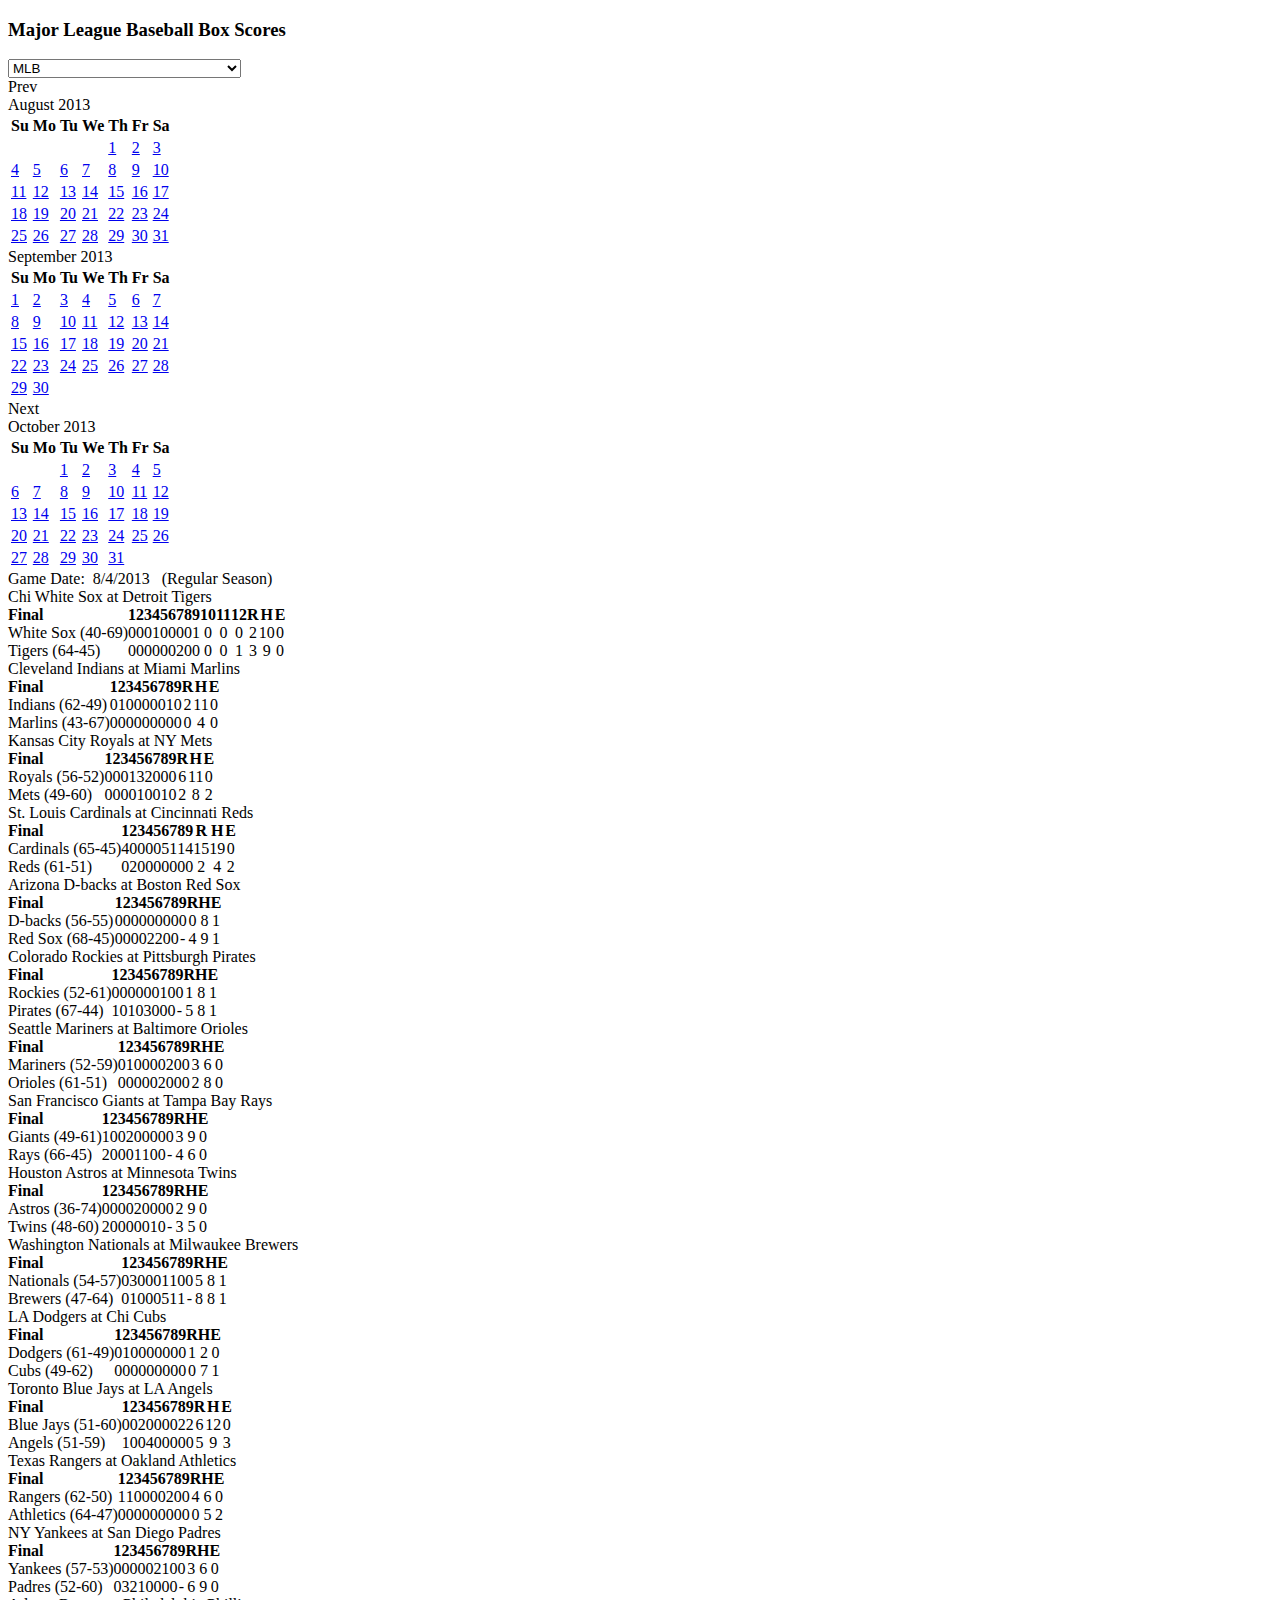
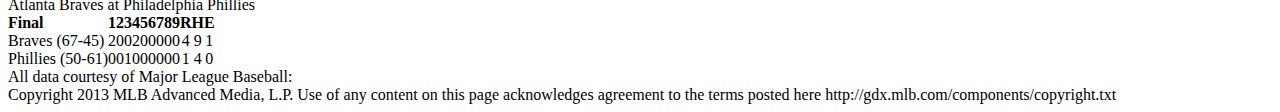
<file: baseball/data/scoreboardcapture.html>
<!DOCTYPE html PUBLIC "-//W3C//DTD XHTML 1.0 Strict//EN"
    "http://www.w3.org/TR/xhtml1/DTD/xhtml1-strict.dtd">
<html xmlns="http://www.w3.org/1999/xhtml">
<head>
<meta name="generator" content=
"HTML Tidy for Windows (vers 14 February 2006), see www.w3.org" />
<title></title>
</head>
<body>
<div id="MLBscoreboard" style="cursor: default;">
<h3><a href="#"></a>Major League Baseball Box Scores</h3>
<div class="selLeagueContainer"><select id="selLeague">
<option value="mlb" selected="selected">MLB</option>
<option value="aaa">MILB AAA</option>
<option value="nat">National Team</option>
<option value="aax">MILB AA - Eastern League</option>
<option value="afa">MILB High A - Florida State League</option>
<option value="afx">MILB Low A - Midwest League</option>
<option value="asx">MILB Short A - NY/PA League</option>
</select></div>
<div id="MLBgameDatePicker" class="hasDatepicker">
<div class=
"ui-datepicker-inline ui-datepicker ui-widget ui-widget-content ui-helper-clearfix ui-corner-all ui-datepicker-multi-3 ui-datepicker-multi"
style="width: 51em; display: block;">
<div class="ui-datepicker-group ui-datepicker-group-first">
<div class=
"ui-datepicker-header ui-widget-header ui-helper-clearfix ui-corner-left">
<a class="ui-datepicker-prev ui-corner-all" onclick=
"DP_jQuery_1392000292288.datepicker._adjustDate('#MLBgameDatePicker', -1, 'M');"
title="Prev"><span class=
"ui-icon ui-icon-circle-triangle-w">Prev</span></a>
<div class="ui-datepicker-title"><span class=
"ui-datepicker-month">August</span>&nbsp;<span class=
"ui-datepicker-year">2013</span></div>
</div>
<table class="ui-datepicker-calendar">
<thead>
<tr>
<th class="ui-datepicker-week-end"><span title=
"Sunday">Su</span></th>
<th><span title="Monday">Mo</span></th>
<th><span title="Tuesday">Tu</span></th>
<th><span title="Wednesday">We</span></th>
<th><span title="Thursday">Th</span></th>
<th><span title="Friday">Fr</span></th>
<th class="ui-datepicker-week-end"><span title=
"Saturday">Sa</span></th>
</tr>
</thead>
<tbody>
<tr>
<td class=
" ui-datepicker-week-end ui-datepicker-other-month ui-datepicker-unselectable ui-state-disabled">
&nbsp;</td>
<td class=
" ui-datepicker-other-month ui-datepicker-unselectable ui-state-disabled">
&nbsp;</td>
<td class=
" ui-datepicker-other-month ui-datepicker-unselectable ui-state-disabled">
&nbsp;</td>
<td class=
" ui-datepicker-other-month ui-datepicker-unselectable ui-state-disabled">
&nbsp;</td>
<td class="" onclick=
"DP_jQuery_1392000292288.datepicker._selectDay('#MLBgameDatePicker',7,2013, this);return false;">
<a class="ui-state-default" href="#">1</a></td>
<td class="" onclick=
"DP_jQuery_1392000292288.datepicker._selectDay('#MLBgameDatePicker',7,2013, this);return false;">
<a class="ui-state-default" href="#">2</a></td>
<td class=" ui-datepicker-week-end" onclick=
"DP_jQuery_1392000292288.datepicker._selectDay('#MLBgameDatePicker',7,2013, this);return false;">
<a class="ui-state-default" href="#">3</a></td>
</tr>
<tr>
<td class=
" ui-datepicker-week-end ui-datepicker-days-cell-over ui-datepicker-current-day"
onclick=
"DP_jQuery_1392000292288.datepicker._selectDay('#MLBgameDatePicker',7,2013, this);return false;">
<a class="ui-state-default ui-state-active" href="#">4</a></td>
<td class="" onclick=
"DP_jQuery_1392000292288.datepicker._selectDay('#MLBgameDatePicker',7,2013, this);return false;">
<a class="ui-state-default" href="#">5</a></td>
<td class="" onclick=
"DP_jQuery_1392000292288.datepicker._selectDay('#MLBgameDatePicker',7,2013, this);return false;">
<a class="ui-state-default" href="#">6</a></td>
<td class="" onclick=
"DP_jQuery_1392000292288.datepicker._selectDay('#MLBgameDatePicker',7,2013, this);return false;">
<a class="ui-state-default" href="#">7</a></td>
<td class="" onclick=
"DP_jQuery_1392000292288.datepicker._selectDay('#MLBgameDatePicker',7,2013, this);return false;">
<a class="ui-state-default" href="#">8</a></td>
<td class="" onclick=
"DP_jQuery_1392000292288.datepicker._selectDay('#MLBgameDatePicker',7,2013, this);return false;">
<a class="ui-state-default" href="#">9</a></td>
<td class=" ui-datepicker-week-end" onclick=
"DP_jQuery_1392000292288.datepicker._selectDay('#MLBgameDatePicker',7,2013, this);return false;">
<a class="ui-state-default" href="#">10</a></td>
</tr>
<tr>
<td class=" ui-datepicker-week-end" onclick=
"DP_jQuery_1392000292288.datepicker._selectDay('#MLBgameDatePicker',7,2013, this);return false;">
<a class="ui-state-default" href="#">11</a></td>
<td class="" onclick=
"DP_jQuery_1392000292288.datepicker._selectDay('#MLBgameDatePicker',7,2013, this);return false;">
<a class="ui-state-default" href="#">12</a></td>
<td class="" onclick=
"DP_jQuery_1392000292288.datepicker._selectDay('#MLBgameDatePicker',7,2013, this);return false;">
<a class="ui-state-default" href="#">13</a></td>
<td class="" onclick=
"DP_jQuery_1392000292288.datepicker._selectDay('#MLBgameDatePicker',7,2013, this);return false;">
<a class="ui-state-default" href="#">14</a></td>
<td class="" onclick=
"DP_jQuery_1392000292288.datepicker._selectDay('#MLBgameDatePicker',7,2013, this);return false;">
<a class="ui-state-default" href="#">15</a></td>
<td class="" onclick=
"DP_jQuery_1392000292288.datepicker._selectDay('#MLBgameDatePicker',7,2013, this);return false;">
<a class="ui-state-default" href="#">16</a></td>
<td class=" ui-datepicker-week-end" onclick=
"DP_jQuery_1392000292288.datepicker._selectDay('#MLBgameDatePicker',7,2013, this);return false;">
<a class="ui-state-default" href="#">17</a></td>
</tr>
<tr>
<td class=" ui-datepicker-week-end" onclick=
"DP_jQuery_1392000292288.datepicker._selectDay('#MLBgameDatePicker',7,2013, this);return false;">
<a class="ui-state-default" href="#">18</a></td>
<td class="" onclick=
"DP_jQuery_1392000292288.datepicker._selectDay('#MLBgameDatePicker',7,2013, this);return false;">
<a class="ui-state-default" href="#">19</a></td>
<td class="" onclick=
"DP_jQuery_1392000292288.datepicker._selectDay('#MLBgameDatePicker',7,2013, this);return false;">
<a class="ui-state-default" href="#">20</a></td>
<td class="" onclick=
"DP_jQuery_1392000292288.datepicker._selectDay('#MLBgameDatePicker',7,2013, this);return false;">
<a class="ui-state-default" href="#">21</a></td>
<td class="" onclick=
"DP_jQuery_1392000292288.datepicker._selectDay('#MLBgameDatePicker',7,2013, this);return false;">
<a class="ui-state-default" href="#">22</a></td>
<td class="" onclick=
"DP_jQuery_1392000292288.datepicker._selectDay('#MLBgameDatePicker',7,2013, this);return false;">
<a class="ui-state-default" href="#">23</a></td>
<td class=" ui-datepicker-week-end" onclick=
"DP_jQuery_1392000292288.datepicker._selectDay('#MLBgameDatePicker',7,2013, this);return false;">
<a class="ui-state-default" href="#">24</a></td>
</tr>
<tr>
<td class=" ui-datepicker-week-end" onclick=
"DP_jQuery_1392000292288.datepicker._selectDay('#MLBgameDatePicker',7,2013, this);return false;">
<a class="ui-state-default" href="#">25</a></td>
<td class="" onclick=
"DP_jQuery_1392000292288.datepicker._selectDay('#MLBgameDatePicker',7,2013, this);return false;">
<a class="ui-state-default" href="#">26</a></td>
<td class="" onclick=
"DP_jQuery_1392000292288.datepicker._selectDay('#MLBgameDatePicker',7,2013, this);return false;">
<a class="ui-state-default" href="#">27</a></td>
<td class="" onclick=
"DP_jQuery_1392000292288.datepicker._selectDay('#MLBgameDatePicker',7,2013, this);return false;">
<a class="ui-state-default" href="#">28</a></td>
<td class="" onclick=
"DP_jQuery_1392000292288.datepicker._selectDay('#MLBgameDatePicker',7,2013, this);return false;">
<a class="ui-state-default" href="#">29</a></td>
<td class="" onclick=
"DP_jQuery_1392000292288.datepicker._selectDay('#MLBgameDatePicker',7,2013, this);return false;">
<a class="ui-state-default" href="#">30</a></td>
<td class=" ui-datepicker-week-end" onclick=
"DP_jQuery_1392000292288.datepicker._selectDay('#MLBgameDatePicker',7,2013, this);return false;">
<a class="ui-state-default" href="#">31</a></td>
</tr>
</tbody>
</table>
</div>
<div class="ui-datepicker-group ui-datepicker-group-middle">
<div class=
"ui-datepicker-header ui-widget-header ui-helper-clearfix">
<div class="ui-datepicker-title"><span class=
"ui-datepicker-month">September</span>&nbsp;<span class=
"ui-datepicker-year">2013</span></div>
</div>
<table class="ui-datepicker-calendar">
<thead>
<tr>
<th class="ui-datepicker-week-end"><span title=
"Sunday">Su</span></th>
<th><span title="Monday">Mo</span></th>
<th><span title="Tuesday">Tu</span></th>
<th><span title="Wednesday">We</span></th>
<th><span title="Thursday">Th</span></th>
<th><span title="Friday">Fr</span></th>
<th class="ui-datepicker-week-end"><span title=
"Saturday">Sa</span></th>
</tr>
</thead>
<tbody>
<tr>
<td class=" ui-datepicker-week-end" onclick=
"DP_jQuery_1392000292288.datepicker._selectDay('#MLBgameDatePicker',8,2013, this);return false;">
<a class="ui-state-default" href="#">1</a></td>
<td class="" onclick=
"DP_jQuery_1392000292288.datepicker._selectDay('#MLBgameDatePicker',8,2013, this);return false;">
<a class="ui-state-default" href="#">2</a></td>
<td class="" onclick=
"DP_jQuery_1392000292288.datepicker._selectDay('#MLBgameDatePicker',8,2013, this);return false;">
<a class="ui-state-default" href="#">3</a></td>
<td class="" onclick=
"DP_jQuery_1392000292288.datepicker._selectDay('#MLBgameDatePicker',8,2013, this);return false;">
<a class="ui-state-default" href="#">4</a></td>
<td class="" onclick=
"DP_jQuery_1392000292288.datepicker._selectDay('#MLBgameDatePicker',8,2013, this);return false;">
<a class="ui-state-default" href="#">5</a></td>
<td class="" onclick=
"DP_jQuery_1392000292288.datepicker._selectDay('#MLBgameDatePicker',8,2013, this);return false;">
<a class="ui-state-default" href="#">6</a></td>
<td class=" ui-datepicker-week-end" onclick=
"DP_jQuery_1392000292288.datepicker._selectDay('#MLBgameDatePicker',8,2013, this);return false;">
<a class="ui-state-default" href="#">7</a></td>
</tr>
<tr>
<td class=" ui-datepicker-week-end" onclick=
"DP_jQuery_1392000292288.datepicker._selectDay('#MLBgameDatePicker',8,2013, this);return false;">
<a class="ui-state-default" href="#">8</a></td>
<td class="" onclick=
"DP_jQuery_1392000292288.datepicker._selectDay('#MLBgameDatePicker',8,2013, this);return false;">
<a class="ui-state-default" href="#">9</a></td>
<td class="" onclick=
"DP_jQuery_1392000292288.datepicker._selectDay('#MLBgameDatePicker',8,2013, this);return false;">
<a class="ui-state-default" href="#">10</a></td>
<td class="" onclick=
"DP_jQuery_1392000292288.datepicker._selectDay('#MLBgameDatePicker',8,2013, this);return false;">
<a class="ui-state-default" href="#">11</a></td>
<td class="" onclick=
"DP_jQuery_1392000292288.datepicker._selectDay('#MLBgameDatePicker',8,2013, this);return false;">
<a class="ui-state-default" href="#">12</a></td>
<td class="" onclick=
"DP_jQuery_1392000292288.datepicker._selectDay('#MLBgameDatePicker',8,2013, this);return false;">
<a class="ui-state-default" href="#">13</a></td>
<td class=" ui-datepicker-week-end" onclick=
"DP_jQuery_1392000292288.datepicker._selectDay('#MLBgameDatePicker',8,2013, this);return false;">
<a class="ui-state-default" href="#">14</a></td>
</tr>
<tr>
<td class=" ui-datepicker-week-end" onclick=
"DP_jQuery_1392000292288.datepicker._selectDay('#MLBgameDatePicker',8,2013, this);return false;">
<a class="ui-state-default" href="#">15</a></td>
<td class="" onclick=
"DP_jQuery_1392000292288.datepicker._selectDay('#MLBgameDatePicker',8,2013, this);return false;">
<a class="ui-state-default" href="#">16</a></td>
<td class="" onclick=
"DP_jQuery_1392000292288.datepicker._selectDay('#MLBgameDatePicker',8,2013, this);return false;">
<a class="ui-state-default" href="#">17</a></td>
<td class="" onclick=
"DP_jQuery_1392000292288.datepicker._selectDay('#MLBgameDatePicker',8,2013, this);return false;">
<a class="ui-state-default" href="#">18</a></td>
<td class="" onclick=
"DP_jQuery_1392000292288.datepicker._selectDay('#MLBgameDatePicker',8,2013, this);return false;">
<a class="ui-state-default" href="#">19</a></td>
<td class="" onclick=
"DP_jQuery_1392000292288.datepicker._selectDay('#MLBgameDatePicker',8,2013, this);return false;">
<a class="ui-state-default" href="#">20</a></td>
<td class=" ui-datepicker-week-end" onclick=
"DP_jQuery_1392000292288.datepicker._selectDay('#MLBgameDatePicker',8,2013, this);return false;">
<a class="ui-state-default" href="#">21</a></td>
</tr>
<tr>
<td class=" ui-datepicker-week-end" onclick=
"DP_jQuery_1392000292288.datepicker._selectDay('#MLBgameDatePicker',8,2013, this);return false;">
<a class="ui-state-default" href="#">22</a></td>
<td class="" onclick=
"DP_jQuery_1392000292288.datepicker._selectDay('#MLBgameDatePicker',8,2013, this);return false;">
<a class="ui-state-default" href="#">23</a></td>
<td class="" onclick=
"DP_jQuery_1392000292288.datepicker._selectDay('#MLBgameDatePicker',8,2013, this);return false;">
<a class="ui-state-default" href="#">24</a></td>
<td class="" onclick=
"DP_jQuery_1392000292288.datepicker._selectDay('#MLBgameDatePicker',8,2013, this);return false;">
<a class="ui-state-default" href="#">25</a></td>
<td class="" onclick=
"DP_jQuery_1392000292288.datepicker._selectDay('#MLBgameDatePicker',8,2013, this);return false;">
<a class="ui-state-default" href="#">26</a></td>
<td class="" onclick=
"DP_jQuery_1392000292288.datepicker._selectDay('#MLBgameDatePicker',8,2013, this);return false;">
<a class="ui-state-default" href="#">27</a></td>
<td class=" ui-datepicker-week-end" onclick=
"DP_jQuery_1392000292288.datepicker._selectDay('#MLBgameDatePicker',8,2013, this);return false;">
<a class="ui-state-default" href="#">28</a></td>
</tr>
<tr>
<td class=" ui-datepicker-week-end" onclick=
"DP_jQuery_1392000292288.datepicker._selectDay('#MLBgameDatePicker',8,2013, this);return false;">
<a class="ui-state-default" href="#">29</a></td>
<td class="" onclick=
"DP_jQuery_1392000292288.datepicker._selectDay('#MLBgameDatePicker',8,2013, this);return false;">
<a class="ui-state-default" href="#">30</a></td>
<td class=
" ui-datepicker-other-month ui-datepicker-unselectable ui-state-disabled">
&nbsp;</td>
<td class=
" ui-datepicker-other-month ui-datepicker-unselectable ui-state-disabled">
&nbsp;</td>
<td class=
" ui-datepicker-other-month ui-datepicker-unselectable ui-state-disabled">
&nbsp;</td>
<td class=
" ui-datepicker-other-month ui-datepicker-unselectable ui-state-disabled">
&nbsp;</td>
<td class=
" ui-datepicker-week-end ui-datepicker-other-month ui-datepicker-unselectable ui-state-disabled">
&nbsp;</td>
</tr>
</tbody>
</table>
</div>
<div class="ui-datepicker-group ui-datepicker-group-last">
<div class=
"ui-datepicker-header ui-widget-header ui-helper-clearfix ui-corner-right">
<a class="ui-datepicker-next ui-corner-all" onclick=
"DP_jQuery_1392000292288.datepicker._adjustDate('#MLBgameDatePicker', +1, 'M');"
title="Next"><span class=
"ui-icon ui-icon-circle-triangle-e">Next</span></a>
<div class="ui-datepicker-title"><span class=
"ui-datepicker-month">October</span>&nbsp;<span class=
"ui-datepicker-year">2013</span></div>
</div>
<table class="ui-datepicker-calendar">
<thead>
<tr>
<th class="ui-datepicker-week-end"><span title=
"Sunday">Su</span></th>
<th><span title="Monday">Mo</span></th>
<th><span title="Tuesday">Tu</span></th>
<th><span title="Wednesday">We</span></th>
<th><span title="Thursday">Th</span></th>
<th><span title="Friday">Fr</span></th>
<th class="ui-datepicker-week-end"><span title=
"Saturday">Sa</span></th>
</tr>
</thead>
<tbody>
<tr>
<td class=
" ui-datepicker-week-end ui-datepicker-other-month ui-datepicker-unselectable ui-state-disabled">
&nbsp;</td>
<td class=
" ui-datepicker-other-month ui-datepicker-unselectable ui-state-disabled">
&nbsp;</td>
<td class="" onclick=
"DP_jQuery_1392000292288.datepicker._selectDay('#MLBgameDatePicker',9,2013, this);return false;">
<a class="ui-state-default" href="#">1</a></td>
<td class="" onclick=
"DP_jQuery_1392000292288.datepicker._selectDay('#MLBgameDatePicker',9,2013, this);return false;">
<a class="ui-state-default" href="#">2</a></td>
<td class="" onclick=
"DP_jQuery_1392000292288.datepicker._selectDay('#MLBgameDatePicker',9,2013, this);return false;">
<a class="ui-state-default" href="#">3</a></td>
<td class="" onclick=
"DP_jQuery_1392000292288.datepicker._selectDay('#MLBgameDatePicker',9,2013, this);return false;">
<a class="ui-state-default" href="#">4</a></td>
<td class=" ui-datepicker-week-end" onclick=
"DP_jQuery_1392000292288.datepicker._selectDay('#MLBgameDatePicker',9,2013, this);return false;">
<a class="ui-state-default" href="#">5</a></td>
</tr>
<tr>
<td class=" ui-datepicker-week-end" onclick=
"DP_jQuery_1392000292288.datepicker._selectDay('#MLBgameDatePicker',9,2013, this);return false;">
<a class="ui-state-default" href="#">6</a></td>
<td class="" onclick=
"DP_jQuery_1392000292288.datepicker._selectDay('#MLBgameDatePicker',9,2013, this);return false;">
<a class="ui-state-default" href="#">7</a></td>
<td class="" onclick=
"DP_jQuery_1392000292288.datepicker._selectDay('#MLBgameDatePicker',9,2013, this);return false;">
<a class="ui-state-default" href="#">8</a></td>
<td class="" onclick=
"DP_jQuery_1392000292288.datepicker._selectDay('#MLBgameDatePicker',9,2013, this);return false;">
<a class="ui-state-default" href="#">9</a></td>
<td class="" onclick=
"DP_jQuery_1392000292288.datepicker._selectDay('#MLBgameDatePicker',9,2013, this);return false;">
<a class="ui-state-default" href="#">10</a></td>
<td class="" onclick=
"DP_jQuery_1392000292288.datepicker._selectDay('#MLBgameDatePicker',9,2013, this);return false;">
<a class="ui-state-default" href="#">11</a></td>
<td class=" ui-datepicker-week-end" onclick=
"DP_jQuery_1392000292288.datepicker._selectDay('#MLBgameDatePicker',9,2013, this);return false;">
<a class="ui-state-default" href="#">12</a></td>
</tr>
<tr>
<td class=" ui-datepicker-week-end" onclick=
"DP_jQuery_1392000292288.datepicker._selectDay('#MLBgameDatePicker',9,2013, this);return false;">
<a class="ui-state-default" href="#">13</a></td>
<td class="" onclick=
"DP_jQuery_1392000292288.datepicker._selectDay('#MLBgameDatePicker',9,2013, this);return false;">
<a class="ui-state-default" href="#">14</a></td>
<td class="" onclick=
"DP_jQuery_1392000292288.datepicker._selectDay('#MLBgameDatePicker',9,2013, this);return false;">
<a class="ui-state-default" href="#">15</a></td>
<td class="" onclick=
"DP_jQuery_1392000292288.datepicker._selectDay('#MLBgameDatePicker',9,2013, this);return false;">
<a class="ui-state-default" href="#">16</a></td>
<td class="" onclick=
"DP_jQuery_1392000292288.datepicker._selectDay('#MLBgameDatePicker',9,2013, this);return false;">
<a class="ui-state-default" href="#">17</a></td>
<td class="" onclick=
"DP_jQuery_1392000292288.datepicker._selectDay('#MLBgameDatePicker',9,2013, this);return false;">
<a class="ui-state-default" href="#">18</a></td>
<td class=" ui-datepicker-week-end" onclick=
"DP_jQuery_1392000292288.datepicker._selectDay('#MLBgameDatePicker',9,2013, this);return false;">
<a class="ui-state-default" href="#">19</a></td>
</tr>
<tr>
<td class=" ui-datepicker-week-end" onclick=
"DP_jQuery_1392000292288.datepicker._selectDay('#MLBgameDatePicker',9,2013, this);return false;">
<a class="ui-state-default" href="#">20</a></td>
<td class="" onclick=
"DP_jQuery_1392000292288.datepicker._selectDay('#MLBgameDatePicker',9,2013, this);return false;">
<a class="ui-state-default" href="#">21</a></td>
<td class="" onclick=
"DP_jQuery_1392000292288.datepicker._selectDay('#MLBgameDatePicker',9,2013, this);return false;">
<a class="ui-state-default" href="#">22</a></td>
<td class="" onclick=
"DP_jQuery_1392000292288.datepicker._selectDay('#MLBgameDatePicker',9,2013, this);return false;">
<a class="ui-state-default" href="#">23</a></td>
<td class="" onclick=
"DP_jQuery_1392000292288.datepicker._selectDay('#MLBgameDatePicker',9,2013, this);return false;">
<a class="ui-state-default" href="#">24</a></td>
<td class="" onclick=
"DP_jQuery_1392000292288.datepicker._selectDay('#MLBgameDatePicker',9,2013, this);return false;">
<a class="ui-state-default" href="#">25</a></td>
<td class=" ui-datepicker-week-end" onclick=
"DP_jQuery_1392000292288.datepicker._selectDay('#MLBgameDatePicker',9,2013, this);return false;">
<a class="ui-state-default" href="#">26</a></td>
</tr>
<tr>
<td class=" ui-datepicker-week-end" onclick=
"DP_jQuery_1392000292288.datepicker._selectDay('#MLBgameDatePicker',9,2013, this);return false;">
<a class="ui-state-default" href="#">27</a></td>
<td class="" onclick=
"DP_jQuery_1392000292288.datepicker._selectDay('#MLBgameDatePicker',9,2013, this);return false;">
<a class="ui-state-default" href="#">28</a></td>
<td class="" onclick=
"DP_jQuery_1392000292288.datepicker._selectDay('#MLBgameDatePicker',9,2013, this);return false;">
<a class="ui-state-default" href="#">29</a></td>
<td class="" onclick=
"DP_jQuery_1392000292288.datepicker._selectDay('#MLBgameDatePicker',9,2013, this);return false;">
<a class="ui-state-default" href="#">30</a></td>
<td class="" onclick=
"DP_jQuery_1392000292288.datepicker._selectDay('#MLBgameDatePicker',9,2013, this);return false;">
<a class="ui-state-default" href="#">31</a></td>
<td class=
" ui-datepicker-other-month ui-datepicker-unselectable ui-state-disabled">
&nbsp;</td>
<td class=
" ui-datepicker-week-end ui-datepicker-other-month ui-datepicker-unselectable ui-state-disabled">
&nbsp;</td>
</tr>
</tbody>
</table>
</div>
<div class="ui-datepicker-row-break"></div>
</div>
</div>
<div class="boxScoresContainer"><span class="gameDate">Game
Date:&nbsp;&nbsp;8/4/2013</span>&nbsp;&nbsp;&nbsp;<span class=
"gameType">(Regular Season)</span><br />
<div class="boxScores">
<div class="boxTitle">Chi White Sox at Detroit Tigers</div>
<div class="boxContainer">
<table class="boxTable" cellspacing="0" cellpadding="0">
<thead class="boxHeader">
<tr>
<th class="gameStatus teamBox" align="left">Final</th>
<th class="boxSubtitle borderLeft" align="center">1</th>
<th class="boxSubtitle borderLeft" align="center">2</th>
<th class="boxSubtitle borderLeft" align="center">3</th>
<th class="boxSubtitle borderLeft" align="center">4</th>
<th class="boxSubtitle borderLeft" align="center">5</th>
<th class="boxSubtitle borderLeft" align="center">6</th>
<th class="boxSubtitle borderLeft" align="center">7</th>
<th class="boxSubtitle borderLeft" align="center">8</th>
<th class="boxSubtitle borderLeft" align="center">9</th>
<th class="boxSubtitle borderLeft" align="center">10</th>
<th class="boxSubtitle borderLeft" align="center">11</th>
<th class="boxSubtitle borderLeft" align="center">12</th>
<th class="boxSubtitle borderLeft" align="center">R</th>
<th class="boxSubtitle borderLeft" align="center">H</th>
<th class="boxSubtitle borderLeft" align="center">E</th>
</tr>
</thead>
<tbody class="boxBody">
<tr>
<td class="boxAway borderTop teamBox" align="left"><span class=
"teamName">White Sox</span> <span class=
"teamRecord">(40-69)</span></td>
<td class="boxAway borderLeft borderTop" align="center">0</td>
<td class="boxAway borderLeft borderTop" align="center">0</td>
<td class="boxAway borderLeft borderTop" align="center">0</td>
<td class="boxAway borderLeft borderTop boxRuns" align="center">
1</td>
<td class="boxAway borderLeft borderTop" align="center">0</td>
<td class="boxAway borderLeft borderTop" align="center">0</td>
<td class="boxAway borderLeft borderTop" align="center">0</td>
<td class="boxAway borderLeft borderTop" align="center">0</td>
<td class="boxAway borderLeft borderTop boxRuns" align="center">
1</td>
<td class="boxAway borderLeft borderTop" align="center">0</td>
<td class="boxAway borderLeft borderTop" align="center">0</td>
<td class="boxAway borderLeft borderTop" align="center">0</td>
<td class="boxSubtitle boxSummary borderLeft borderTop" align=
"center">2</td>
<td class="boxSubtitle boxSummary borderLeft borderTop" align=
"center">10</td>
<td class="boxSubtitle boxSummary borderLeft borderTop" align=
"center">0</td>
</tr>
<tr>
<td class="boxHome borderTop teamBox gameWinner" align="left">
<span class="teamName">Tigers</span> <span class=
"teamRecord">(64-45)</span></td>
<td class="boxHome borderLeft borderTop" align="center">0</td>
<td class="boxHome borderLeft borderTop" align="center">0</td>
<td class="boxHome borderLeft borderTop" align="center">0</td>
<td class="boxHome borderLeft borderTop" align="center">0</td>
<td class="boxHome borderLeft borderTop" align="center">0</td>
<td class="boxHome borderLeft borderTop" align="center">0</td>
<td class="boxHome borderLeft borderTop boxRuns" align="center">
2</td>
<td class="boxHome borderLeft borderTop" align="center">0</td>
<td class="boxHome borderLeft borderTop" align="center">0</td>
<td class="boxHome borderLeft borderTop" align="center">0</td>
<td class="boxHome borderLeft borderTop" align="center">0</td>
<td class="boxHome borderLeft borderTop boxRuns" align="center">
1</td>
<td class="boxSubtitle boxSummary borderLeft borderTop" align=
"center">3</td>
<td class="boxSubtitle boxSummary borderLeft borderTop" align=
"center">9</td>
<td class="boxSubtitle boxSummary borderLeft borderTop" align=
"center">0</td>
</tr>
</tbody>
</table>
</div>
<div class="boxTitle">Cleveland Indians at Miami Marlins</div>
<div class="boxContainer">
<table class="boxTable" cellspacing="0" cellpadding="0">
<thead class="boxHeader">
<tr>
<th class="gameStatus teamBox" align="left">Final</th>
<th class="boxSubtitle borderLeft" align="center">1</th>
<th class="boxSubtitle borderLeft" align="center">2</th>
<th class="boxSubtitle borderLeft" align="center">3</th>
<th class="boxSubtitle borderLeft" align="center">4</th>
<th class="boxSubtitle borderLeft" align="center">5</th>
<th class="boxSubtitle borderLeft" align="center">6</th>
<th class="boxSubtitle borderLeft" align="center">7</th>
<th class="boxSubtitle borderLeft" align="center">8</th>
<th class="boxSubtitle borderLeft" align="center">9</th>
<th class="boxSubtitle borderLeft" align="center">R</th>
<th class="boxSubtitle borderLeft" align="center">H</th>
<th class="boxSubtitle borderLeft" align="center">E</th>
</tr>
</thead>
<tbody class="boxBody">
<tr>
<td class="boxAway borderTop teamBox gameWinner" align="left">
<span class="teamName">Indians</span> <span class=
"teamRecord">(62-49)</span></td>
<td class="boxAway borderLeft borderTop" align="center">0</td>
<td class="boxAway borderLeft borderTop boxRuns" align="center">
1</td>
<td class="boxAway borderLeft borderTop" align="center">0</td>
<td class="boxAway borderLeft borderTop" align="center">0</td>
<td class="boxAway borderLeft borderTop" align="center">0</td>
<td class="boxAway borderLeft borderTop" align="center">0</td>
<td class="boxAway borderLeft borderTop" align="center">0</td>
<td class="boxAway borderLeft borderTop boxRuns" align="center">
1</td>
<td class="boxAway borderLeft borderTop" align="center">0</td>
<td class="boxSubtitle boxSummary borderLeft borderTop" align=
"center">2</td>
<td class="boxSubtitle boxSummary borderLeft borderTop" align=
"center">11</td>
<td class="boxSubtitle boxSummary borderLeft borderTop" align=
"center">0</td>
</tr>
<tr>
<td class="boxHome borderTop teamBox" align="left"><span class=
"teamName">Marlins</span> <span class=
"teamRecord">(43-67)</span></td>
<td class="boxHome borderLeft borderTop" align="center">0</td>
<td class="boxHome borderLeft borderTop" align="center">0</td>
<td class="boxHome borderLeft borderTop" align="center">0</td>
<td class="boxHome borderLeft borderTop" align="center">0</td>
<td class="boxHome borderLeft borderTop" align="center">0</td>
<td class="boxHome borderLeft borderTop" align="center">0</td>
<td class="boxHome borderLeft borderTop" align="center">0</td>
<td class="boxHome borderLeft borderTop" align="center">0</td>
<td class="boxHome borderLeft borderTop" align="center">0</td>
<td class="boxSubtitle boxSummary borderLeft borderTop" align=
"center">0</td>
<td class="boxSubtitle boxSummary borderLeft borderTop" align=
"center">4</td>
<td class="boxSubtitle boxSummary borderLeft borderTop" align=
"center">0</td>
</tr>
</tbody>
</table>
</div>
<div class="boxTitle">Kansas City Royals at NY Mets</div>
<div class="boxContainer">
<table class="boxTable" cellspacing="0" cellpadding="0">
<thead class="boxHeader">
<tr>
<th class="gameStatus teamBox" align="left">Final</th>
<th class="boxSubtitle borderLeft" align="center">1</th>
<th class="boxSubtitle borderLeft" align="center">2</th>
<th class="boxSubtitle borderLeft" align="center">3</th>
<th class="boxSubtitle borderLeft" align="center">4</th>
<th class="boxSubtitle borderLeft" align="center">5</th>
<th class="boxSubtitle borderLeft" align="center">6</th>
<th class="boxSubtitle borderLeft" align="center">7</th>
<th class="boxSubtitle borderLeft" align="center">8</th>
<th class="boxSubtitle borderLeft" align="center">9</th>
<th class="boxSubtitle borderLeft" align="center">R</th>
<th class="boxSubtitle borderLeft" align="center">H</th>
<th class="boxSubtitle borderLeft" align="center">E</th>
</tr>
</thead>
<tbody class="boxBody">
<tr>
<td class="boxAway borderTop teamBox gameWinner" align="left">
<span class="teamName">Royals</span> <span class=
"teamRecord">(56-52)</span></td>
<td class="boxAway borderLeft borderTop" align="center">0</td>
<td class="boxAway borderLeft borderTop" align="center">0</td>
<td class="boxAway borderLeft borderTop" align="center">0</td>
<td class="boxAway borderLeft borderTop boxRuns" align="center">
1</td>
<td class="boxAway borderLeft borderTop boxRuns" align="center">
3</td>
<td class="boxAway borderLeft borderTop boxRuns" align="center">
2</td>
<td class="boxAway borderLeft borderTop" align="center">0</td>
<td class="boxAway borderLeft borderTop" align="center">0</td>
<td class="boxAway borderLeft borderTop" align="center">0</td>
<td class="boxSubtitle boxSummary borderLeft borderTop" align=
"center">6</td>
<td class="boxSubtitle boxSummary borderLeft borderTop" align=
"center">11</td>
<td class="boxSubtitle boxSummary borderLeft borderTop" align=
"center">0</td>
</tr>
<tr>
<td class="boxHome borderTop teamBox" align="left"><span class=
"teamName">Mets</span> <span class="teamRecord">(49-60)</span></td>
<td class="boxHome borderLeft borderTop" align="center">0</td>
<td class="boxHome borderLeft borderTop" align="center">0</td>
<td class="boxHome borderLeft borderTop" align="center">0</td>
<td class="boxHome borderLeft borderTop" align="center">0</td>
<td class="boxHome borderLeft borderTop boxRuns" align="center">
1</td>
<td class="boxHome borderLeft borderTop" align="center">0</td>
<td class="boxHome borderLeft borderTop" align="center">0</td>
<td class="boxHome borderLeft borderTop boxRuns" align="center">
1</td>
<td class="boxHome borderLeft borderTop" align="center">0</td>
<td class="boxSubtitle boxSummary borderLeft borderTop" align=
"center">2</td>
<td class="boxSubtitle boxSummary borderLeft borderTop" align=
"center">8</td>
<td class="boxSubtitle boxSummary borderLeft borderTop" align=
"center">2</td>
</tr>
</tbody>
</table>
</div>
<div class="boxTitle">St. Louis Cardinals at Cincinnati Reds</div>
<div class="boxContainer">
<table class="boxTable" cellspacing="0" cellpadding="0">
<thead class="boxHeader">
<tr>
<th class="gameStatus teamBox" align="left">Final</th>
<th class="boxSubtitle borderLeft" align="center">1</th>
<th class="boxSubtitle borderLeft" align="center">2</th>
<th class="boxSubtitle borderLeft" align="center">3</th>
<th class="boxSubtitle borderLeft" align="center">4</th>
<th class="boxSubtitle borderLeft" align="center">5</th>
<th class="boxSubtitle borderLeft" align="center">6</th>
<th class="boxSubtitle borderLeft" align="center">7</th>
<th class="boxSubtitle borderLeft" align="center">8</th>
<th class="boxSubtitle borderLeft" align="center">9</th>
<th class="boxSubtitle borderLeft" align="center">R</th>
<th class="boxSubtitle borderLeft" align="center">H</th>
<th class="boxSubtitle borderLeft" align="center">E</th>
</tr>
</thead>
<tbody class="boxBody">
<tr>
<td class="boxAway borderTop teamBox gameWinner" align="left">
<span class="teamName">Cardinals</span> <span class=
"teamRecord">(65-45)</span></td>
<td class="boxAway borderLeft borderTop boxRuns" align="center">
4</td>
<td class="boxAway borderLeft borderTop" align="center">0</td>
<td class="boxAway borderLeft borderTop" align="center">0</td>
<td class="boxAway borderLeft borderTop" align="center">0</td>
<td class="boxAway borderLeft borderTop" align="center">0</td>
<td class="boxAway borderLeft borderTop boxRuns" align="center">
5</td>
<td class="boxAway borderLeft borderTop boxRuns" align="center">
1</td>
<td class="boxAway borderLeft borderTop boxRuns" align="center">
1</td>
<td class="boxAway borderLeft borderTop boxRuns" align="center">
4</td>
<td class="boxSubtitle boxSummary borderLeft borderTop" align=
"center">15</td>
<td class="boxSubtitle boxSummary borderLeft borderTop" align=
"center">19</td>
<td class="boxSubtitle boxSummary borderLeft borderTop" align=
"center">0</td>
</tr>
<tr>
<td class="boxHome borderTop teamBox" align="left"><span class=
"teamName">Reds</span> <span class="teamRecord">(61-51)</span></td>
<td class="boxHome borderLeft borderTop" align="center">0</td>
<td class="boxHome borderLeft borderTop boxRuns" align="center">
2</td>
<td class="boxHome borderLeft borderTop" align="center">0</td>
<td class="boxHome borderLeft borderTop" align="center">0</td>
<td class="boxHome borderLeft borderTop" align="center">0</td>
<td class="boxHome borderLeft borderTop" align="center">0</td>
<td class="boxHome borderLeft borderTop" align="center">0</td>
<td class="boxHome borderLeft borderTop" align="center">0</td>
<td class="boxHome borderLeft borderTop" align="center">0</td>
<td class="boxSubtitle boxSummary borderLeft borderTop" align=
"center">2</td>
<td class="boxSubtitle boxSummary borderLeft borderTop" align=
"center">4</td>
<td class="boxSubtitle boxSummary borderLeft borderTop" align=
"center">2</td>
</tr>
</tbody>
</table>
</div>
<div class="boxTitle">Arizona D-backs at Boston Red Sox</div>
<div class="boxContainer">
<table class="boxTable" cellspacing="0" cellpadding="0">
<thead class="boxHeader">
<tr>
<th class="gameStatus teamBox" align="left">Final</th>
<th class="boxSubtitle borderLeft" align="center">1</th>
<th class="boxSubtitle borderLeft" align="center">2</th>
<th class="boxSubtitle borderLeft" align="center">3</th>
<th class="boxSubtitle borderLeft" align="center">4</th>
<th class="boxSubtitle borderLeft" align="center">5</th>
<th class="boxSubtitle borderLeft" align="center">6</th>
<th class="boxSubtitle borderLeft" align="center">7</th>
<th class="boxSubtitle borderLeft" align="center">8</th>
<th class="boxSubtitle borderLeft" align="center">9</th>
<th class="boxSubtitle borderLeft" align="center">R</th>
<th class="boxSubtitle borderLeft" align="center">H</th>
<th class="boxSubtitle borderLeft" align="center">E</th>
</tr>
</thead>
<tbody class="boxBody">
<tr>
<td class="boxAway borderTop teamBox" align="left"><span class=
"teamName">D-backs</span> <span class=
"teamRecord">(56-55)</span></td>
<td class="boxAway borderLeft borderTop" align="center">0</td>
<td class="boxAway borderLeft borderTop" align="center">0</td>
<td class="boxAway borderLeft borderTop" align="center">0</td>
<td class="boxAway borderLeft borderTop" align="center">0</td>
<td class="boxAway borderLeft borderTop" align="center">0</td>
<td class="boxAway borderLeft borderTop" align="center">0</td>
<td class="boxAway borderLeft borderTop" align="center">0</td>
<td class="boxAway borderLeft borderTop" align="center">0</td>
<td class="boxAway borderLeft borderTop" align="center">0</td>
<td class="boxSubtitle boxSummary borderLeft borderTop" align=
"center">0</td>
<td class="boxSubtitle boxSummary borderLeft borderTop" align=
"center">8</td>
<td class="boxSubtitle boxSummary borderLeft borderTop" align=
"center">1</td>
</tr>
<tr>
<td class="boxHome borderTop teamBox gameWinner" align="left">
<span class="teamName">Red Sox</span> <span class=
"teamRecord">(68-45)</span></td>
<td class="boxHome borderLeft borderTop" align="center">0</td>
<td class="boxHome borderLeft borderTop" align="center">0</td>
<td class="boxHome borderLeft borderTop" align="center">0</td>
<td class="boxHome borderLeft borderTop" align="center">0</td>
<td class="boxHome borderLeft borderTop boxRuns" align="center">
2</td>
<td class="boxHome borderLeft borderTop boxRuns" align="center">
2</td>
<td class="boxHome borderLeft borderTop" align="center">0</td>
<td class="boxHome borderLeft borderTop" align="center">0</td>
<td class="boxHome borderLeft borderTop" align="center">-</td>
<td class="boxSubtitle boxSummary borderLeft borderTop" align=
"center">4</td>
<td class="boxSubtitle boxSummary borderLeft borderTop" align=
"center">9</td>
<td class="boxSubtitle boxSummary borderLeft borderTop" align=
"center">1</td>
</tr>
</tbody>
</table>
</div>
<div class="boxTitle">Colorado Rockies at Pittsburgh Pirates</div>
<div class="boxContainer">
<table class="boxTable" cellspacing="0" cellpadding="0">
<thead class="boxHeader">
<tr>
<th class="gameStatus teamBox" align="left">Final</th>
<th class="boxSubtitle borderLeft" align="center">1</th>
<th class="boxSubtitle borderLeft" align="center">2</th>
<th class="boxSubtitle borderLeft" align="center">3</th>
<th class="boxSubtitle borderLeft" align="center">4</th>
<th class="boxSubtitle borderLeft" align="center">5</th>
<th class="boxSubtitle borderLeft" align="center">6</th>
<th class="boxSubtitle borderLeft" align="center">7</th>
<th class="boxSubtitle borderLeft" align="center">8</th>
<th class="boxSubtitle borderLeft" align="center">9</th>
<th class="boxSubtitle borderLeft" align="center">R</th>
<th class="boxSubtitle borderLeft" align="center">H</th>
<th class="boxSubtitle borderLeft" align="center">E</th>
</tr>
</thead>
<tbody class="boxBody">
<tr>
<td class="boxAway borderTop teamBox" align="left"><span class=
"teamName">Rockies</span> <span class=
"teamRecord">(52-61)</span></td>
<td class="boxAway borderLeft borderTop" align="center">0</td>
<td class="boxAway borderLeft borderTop" align="center">0</td>
<td class="boxAway borderLeft borderTop" align="center">0</td>
<td class="boxAway borderLeft borderTop" align="center">0</td>
<td class="boxAway borderLeft borderTop" align="center">0</td>
<td class="boxAway borderLeft borderTop" align="center">0</td>
<td class="boxAway borderLeft borderTop boxRuns" align="center">
1</td>
<td class="boxAway borderLeft borderTop" align="center">0</td>
<td class="boxAway borderLeft borderTop" align="center">0</td>
<td class="boxSubtitle boxSummary borderLeft borderTop" align=
"center">1</td>
<td class="boxSubtitle boxSummary borderLeft borderTop" align=
"center">8</td>
<td class="boxSubtitle boxSummary borderLeft borderTop" align=
"center">1</td>
</tr>
<tr>
<td class="boxHome borderTop teamBox gameWinner" align="left">
<span class="teamName">Pirates</span> <span class=
"teamRecord">(67-44)</span></td>
<td class="boxHome borderLeft borderTop boxRuns" align="center">
1</td>
<td class="boxHome borderLeft borderTop" align="center">0</td>
<td class="boxHome borderLeft borderTop boxRuns" align="center">
1</td>
<td class="boxHome borderLeft borderTop" align="center">0</td>
<td class="boxHome borderLeft borderTop boxRuns" align="center">
3</td>
<td class="boxHome borderLeft borderTop" align="center">0</td>
<td class="boxHome borderLeft borderTop" align="center">0</td>
<td class="boxHome borderLeft borderTop" align="center">0</td>
<td class="boxHome borderLeft borderTop" align="center">-</td>
<td class="boxSubtitle boxSummary borderLeft borderTop" align=
"center">5</td>
<td class="boxSubtitle boxSummary borderLeft borderTop" align=
"center">8</td>
<td class="boxSubtitle boxSummary borderLeft borderTop" align=
"center">1</td>
</tr>
</tbody>
</table>
</div>
<div class="boxTitle">Seattle Mariners at Baltimore Orioles</div>
<div class="boxContainer">
<table class="boxTable" cellspacing="0" cellpadding="0">
<thead class="boxHeader">
<tr>
<th class="gameStatus teamBox" align="left">Final</th>
<th class="boxSubtitle borderLeft" align="center">1</th>
<th class="boxSubtitle borderLeft" align="center">2</th>
<th class="boxSubtitle borderLeft" align="center">3</th>
<th class="boxSubtitle borderLeft" align="center">4</th>
<th class="boxSubtitle borderLeft" align="center">5</th>
<th class="boxSubtitle borderLeft" align="center">6</th>
<th class="boxSubtitle borderLeft" align="center">7</th>
<th class="boxSubtitle borderLeft" align="center">8</th>
<th class="boxSubtitle borderLeft" align="center">9</th>
<th class="boxSubtitle borderLeft" align="center">R</th>
<th class="boxSubtitle borderLeft" align="center">H</th>
<th class="boxSubtitle borderLeft" align="center">E</th>
</tr>
</thead>
<tbody class="boxBody">
<tr>
<td class="boxAway borderTop teamBox gameWinner" align="left">
<span class="teamName">Mariners</span> <span class=
"teamRecord">(52-59)</span></td>
<td class="boxAway borderLeft borderTop" align="center">0</td>
<td class="boxAway borderLeft borderTop boxRuns" align="center">
1</td>
<td class="boxAway borderLeft borderTop" align="center">0</td>
<td class="boxAway borderLeft borderTop" align="center">0</td>
<td class="boxAway borderLeft borderTop" align="center">0</td>
<td class="boxAway borderLeft borderTop" align="center">0</td>
<td class="boxAway borderLeft borderTop boxRuns" align="center">
2</td>
<td class="boxAway borderLeft borderTop" align="center">0</td>
<td class="boxAway borderLeft borderTop" align="center">0</td>
<td class="boxSubtitle boxSummary borderLeft borderTop" align=
"center">3</td>
<td class="boxSubtitle boxSummary borderLeft borderTop" align=
"center">6</td>
<td class="boxSubtitle boxSummary borderLeft borderTop" align=
"center">0</td>
</tr>
<tr>
<td class="boxHome borderTop teamBox" align="left"><span class=
"teamName">Orioles</span> <span class=
"teamRecord">(61-51)</span></td>
<td class="boxHome borderLeft borderTop" align="center">0</td>
<td class="boxHome borderLeft borderTop" align="center">0</td>
<td class="boxHome borderLeft borderTop" align="center">0</td>
<td class="boxHome borderLeft borderTop" align="center">0</td>
<td class="boxHome borderLeft borderTop" align="center">0</td>
<td class="boxHome borderLeft borderTop boxRuns" align="center">
2</td>
<td class="boxHome borderLeft borderTop" align="center">0</td>
<td class="boxHome borderLeft borderTop" align="center">0</td>
<td class="boxHome borderLeft borderTop" align="center">0</td>
<td class="boxSubtitle boxSummary borderLeft borderTop" align=
"center">2</td>
<td class="boxSubtitle boxSummary borderLeft borderTop" align=
"center">8</td>
<td class="boxSubtitle boxSummary borderLeft borderTop" align=
"center">0</td>
</tr>
</tbody>
</table>
</div>
<div class="boxTitle">San Francisco Giants at Tampa Bay Rays</div>
<div class="boxContainer">
<table class="boxTable" cellspacing="0" cellpadding="0">
<thead class="boxHeader">
<tr>
<th class="gameStatus teamBox" align="left">Final</th>
<th class="boxSubtitle borderLeft" align="center">1</th>
<th class="boxSubtitle borderLeft" align="center">2</th>
<th class="boxSubtitle borderLeft" align="center">3</th>
<th class="boxSubtitle borderLeft" align="center">4</th>
<th class="boxSubtitle borderLeft" align="center">5</th>
<th class="boxSubtitle borderLeft" align="center">6</th>
<th class="boxSubtitle borderLeft" align="center">7</th>
<th class="boxSubtitle borderLeft" align="center">8</th>
<th class="boxSubtitle borderLeft" align="center">9</th>
<th class="boxSubtitle borderLeft" align="center">R</th>
<th class="boxSubtitle borderLeft" align="center">H</th>
<th class="boxSubtitle borderLeft" align="center">E</th>
</tr>
</thead>
<tbody class="boxBody">
<tr>
<td class="boxAway borderTop teamBox" align="left"><span class=
"teamName">Giants</span> <span class=
"teamRecord">(49-61)</span></td>
<td class="boxAway borderLeft borderTop boxRuns" align="center">
1</td>
<td class="boxAway borderLeft borderTop" align="center">0</td>
<td class="boxAway borderLeft borderTop" align="center">0</td>
<td class="boxAway borderLeft borderTop boxRuns" align="center">
2</td>
<td class="boxAway borderLeft borderTop" align="center">0</td>
<td class="boxAway borderLeft borderTop" align="center">0</td>
<td class="boxAway borderLeft borderTop" align="center">0</td>
<td class="boxAway borderLeft borderTop" align="center">0</td>
<td class="boxAway borderLeft borderTop" align="center">0</td>
<td class="boxSubtitle boxSummary borderLeft borderTop" align=
"center">3</td>
<td class="boxSubtitle boxSummary borderLeft borderTop" align=
"center">9</td>
<td class="boxSubtitle boxSummary borderLeft borderTop" align=
"center">0</td>
</tr>
<tr>
<td class="boxHome borderTop teamBox gameWinner" align="left">
<span class="teamName">Rays</span> <span class=
"teamRecord">(66-45)</span></td>
<td class="boxHome borderLeft borderTop boxRuns" align="center">
2</td>
<td class="boxHome borderLeft borderTop" align="center">0</td>
<td class="boxHome borderLeft borderTop" align="center">0</td>
<td class="boxHome borderLeft borderTop" align="center">0</td>
<td class="boxHome borderLeft borderTop boxRuns" align="center">
1</td>
<td class="boxHome borderLeft borderTop boxRuns" align="center">
1</td>
<td class="boxHome borderLeft borderTop" align="center">0</td>
<td class="boxHome borderLeft borderTop" align="center">0</td>
<td class="boxHome borderLeft borderTop" align="center">-</td>
<td class="boxSubtitle boxSummary borderLeft borderTop" align=
"center">4</td>
<td class="boxSubtitle boxSummary borderLeft borderTop" align=
"center">6</td>
<td class="boxSubtitle boxSummary borderLeft borderTop" align=
"center">0</td>
</tr>
</tbody>
</table>
</div>
<div class="boxTitle">Houston Astros at Minnesota Twins</div>
<div class="boxContainer">
<table class="boxTable" cellspacing="0" cellpadding="0">
<thead class="boxHeader">
<tr>
<th class="gameStatus teamBox" align="left">Final</th>
<th class="boxSubtitle borderLeft" align="center">1</th>
<th class="boxSubtitle borderLeft" align="center">2</th>
<th class="boxSubtitle borderLeft" align="center">3</th>
<th class="boxSubtitle borderLeft" align="center">4</th>
<th class="boxSubtitle borderLeft" align="center">5</th>
<th class="boxSubtitle borderLeft" align="center">6</th>
<th class="boxSubtitle borderLeft" align="center">7</th>
<th class="boxSubtitle borderLeft" align="center">8</th>
<th class="boxSubtitle borderLeft" align="center">9</th>
<th class="boxSubtitle borderLeft" align="center">R</th>
<th class="boxSubtitle borderLeft" align="center">H</th>
<th class="boxSubtitle borderLeft" align="center">E</th>
</tr>
</thead>
<tbody class="boxBody">
<tr>
<td class="boxAway borderTop teamBox" align="left"><span class=
"teamName">Astros</span> <span class=
"teamRecord">(36-74)</span></td>
<td class="boxAway borderLeft borderTop" align="center">0</td>
<td class="boxAway borderLeft borderTop" align="center">0</td>
<td class="boxAway borderLeft borderTop" align="center">0</td>
<td class="boxAway borderLeft borderTop" align="center">0</td>
<td class="boxAway borderLeft borderTop boxRuns" align="center">
2</td>
<td class="boxAway borderLeft borderTop" align="center">0</td>
<td class="boxAway borderLeft borderTop" align="center">0</td>
<td class="boxAway borderLeft borderTop" align="center">0</td>
<td class="boxAway borderLeft borderTop" align="center">0</td>
<td class="boxSubtitle boxSummary borderLeft borderTop" align=
"center">2</td>
<td class="boxSubtitle boxSummary borderLeft borderTop" align=
"center">9</td>
<td class="boxSubtitle boxSummary borderLeft borderTop" align=
"center">0</td>
</tr>
<tr>
<td class="boxHome borderTop teamBox gameWinner" align="left">
<span class="teamName">Twins</span> <span class=
"teamRecord">(48-60)</span></td>
<td class="boxHome borderLeft borderTop boxRuns" align="center">
2</td>
<td class="boxHome borderLeft borderTop" align="center">0</td>
<td class="boxHome borderLeft borderTop" align="center">0</td>
<td class="boxHome borderLeft borderTop" align="center">0</td>
<td class="boxHome borderLeft borderTop" align="center">0</td>
<td class="boxHome borderLeft borderTop" align="center">0</td>
<td class="boxHome borderLeft borderTop boxRuns" align="center">
1</td>
<td class="boxHome borderLeft borderTop" align="center">0</td>
<td class="boxHome borderLeft borderTop" align="center">-</td>
<td class="boxSubtitle boxSummary borderLeft borderTop" align=
"center">3</td>
<td class="boxSubtitle boxSummary borderLeft borderTop" align=
"center">5</td>
<td class="boxSubtitle boxSummary borderLeft borderTop" align=
"center">0</td>
</tr>
</tbody>
</table>
</div>
<div class="boxTitle">Washington Nationals at Milwaukee
Brewers</div>
<div class="boxContainer">
<table class="boxTable" cellspacing="0" cellpadding="0">
<thead class="boxHeader">
<tr>
<th class="gameStatus teamBox" align="left">Final</th>
<th class="boxSubtitle borderLeft" align="center">1</th>
<th class="boxSubtitle borderLeft" align="center">2</th>
<th class="boxSubtitle borderLeft" align="center">3</th>
<th class="boxSubtitle borderLeft" align="center">4</th>
<th class="boxSubtitle borderLeft" align="center">5</th>
<th class="boxSubtitle borderLeft" align="center">6</th>
<th class="boxSubtitle borderLeft" align="center">7</th>
<th class="boxSubtitle borderLeft" align="center">8</th>
<th class="boxSubtitle borderLeft" align="center">9</th>
<th class="boxSubtitle borderLeft" align="center">R</th>
<th class="boxSubtitle borderLeft" align="center">H</th>
<th class="boxSubtitle borderLeft" align="center">E</th>
</tr>
</thead>
<tbody class="boxBody">
<tr>
<td class="boxAway borderTop teamBox" align="left"><span class=
"teamName">Nationals</span> <span class=
"teamRecord">(54-57)</span></td>
<td class="boxAway borderLeft borderTop" align="center">0</td>
<td class="boxAway borderLeft borderTop boxRuns" align="center">
3</td>
<td class="boxAway borderLeft borderTop" align="center">0</td>
<td class="boxAway borderLeft borderTop" align="center">0</td>
<td class="boxAway borderLeft borderTop" align="center">0</td>
<td class="boxAway borderLeft borderTop boxRuns" align="center">
1</td>
<td class="boxAway borderLeft borderTop boxRuns" align="center">
1</td>
<td class="boxAway borderLeft borderTop" align="center">0</td>
<td class="boxAway borderLeft borderTop" align="center">0</td>
<td class="boxSubtitle boxSummary borderLeft borderTop" align=
"center">5</td>
<td class="boxSubtitle boxSummary borderLeft borderTop" align=
"center">8</td>
<td class="boxSubtitle boxSummary borderLeft borderTop" align=
"center">1</td>
</tr>
<tr>
<td class="boxHome borderTop teamBox gameWinner" align="left">
<span class="teamName">Brewers</span> <span class=
"teamRecord">(47-64)</span></td>
<td class="boxHome borderLeft borderTop" align="center">0</td>
<td class="boxHome borderLeft borderTop boxRuns" align="center">
1</td>
<td class="boxHome borderLeft borderTop" align="center">0</td>
<td class="boxHome borderLeft borderTop" align="center">0</td>
<td class="boxHome borderLeft borderTop" align="center">0</td>
<td class="boxHome borderLeft borderTop boxRuns" align="center">
5</td>
<td class="boxHome borderLeft borderTop boxRuns" align="center">
1</td>
<td class="boxHome borderLeft borderTop boxRuns" align="center">
1</td>
<td class="boxHome borderLeft borderTop" align="center">-</td>
<td class="boxSubtitle boxSummary borderLeft borderTop" align=
"center">8</td>
<td class="boxSubtitle boxSummary borderLeft borderTop" align=
"center">8</td>
<td class="boxSubtitle boxSummary borderLeft borderTop" align=
"center">1</td>
</tr>
</tbody>
</table>
</div>
<div class="boxTitle">LA Dodgers at Chi Cubs</div>
<div class="boxContainer">
<table class="boxTable" cellspacing="0" cellpadding="0">
<thead class="boxHeader">
<tr>
<th class="gameStatus teamBox" align="left">Final</th>
<th class="boxSubtitle borderLeft" align="center">1</th>
<th class="boxSubtitle borderLeft" align="center">2</th>
<th class="boxSubtitle borderLeft" align="center">3</th>
<th class="boxSubtitle borderLeft" align="center">4</th>
<th class="boxSubtitle borderLeft" align="center">5</th>
<th class="boxSubtitle borderLeft" align="center">6</th>
<th class="boxSubtitle borderLeft" align="center">7</th>
<th class="boxSubtitle borderLeft" align="center">8</th>
<th class="boxSubtitle borderLeft" align="center">9</th>
<th class="boxSubtitle borderLeft" align="center">R</th>
<th class="boxSubtitle borderLeft" align="center">H</th>
<th class="boxSubtitle borderLeft" align="center">E</th>
</tr>
</thead>
<tbody class="boxBody">
<tr>
<td class="boxAway borderTop teamBox gameWinner" align="left">
<span class="teamName">Dodgers</span> <span class=
"teamRecord">(61-49)</span></td>
<td class="boxAway borderLeft borderTop" align="center">0</td>
<td class="boxAway borderLeft borderTop boxRuns" align="center">
1</td>
<td class="boxAway borderLeft borderTop" align="center">0</td>
<td class="boxAway borderLeft borderTop" align="center">0</td>
<td class="boxAway borderLeft borderTop" align="center">0</td>
<td class="boxAway borderLeft borderTop" align="center">0</td>
<td class="boxAway borderLeft borderTop" align="center">0</td>
<td class="boxAway borderLeft borderTop" align="center">0</td>
<td class="boxAway borderLeft borderTop" align="center">0</td>
<td class="boxSubtitle boxSummary borderLeft borderTop" align=
"center">1</td>
<td class="boxSubtitle boxSummary borderLeft borderTop" align=
"center">2</td>
<td class="boxSubtitle boxSummary borderLeft borderTop" align=
"center">0</td>
</tr>
<tr>
<td class="boxHome borderTop teamBox" align="left"><span class=
"teamName">Cubs</span> <span class="teamRecord">(49-62)</span></td>
<td class="boxHome borderLeft borderTop" align="center">0</td>
<td class="boxHome borderLeft borderTop" align="center">0</td>
<td class="boxHome borderLeft borderTop" align="center">0</td>
<td class="boxHome borderLeft borderTop" align="center">0</td>
<td class="boxHome borderLeft borderTop" align="center">0</td>
<td class="boxHome borderLeft borderTop" align="center">0</td>
<td class="boxHome borderLeft borderTop" align="center">0</td>
<td class="boxHome borderLeft borderTop" align="center">0</td>
<td class="boxHome borderLeft borderTop" align="center">0</td>
<td class="boxSubtitle boxSummary borderLeft borderTop" align=
"center">0</td>
<td class="boxSubtitle boxSummary borderLeft borderTop" align=
"center">7</td>
<td class="boxSubtitle boxSummary borderLeft borderTop" align=
"center">1</td>
</tr>
</tbody>
</table>
</div>
<div class="boxTitle">Toronto Blue Jays at LA Angels</div>
<div class="boxContainer">
<table class="boxTable" cellspacing="0" cellpadding="0">
<thead class="boxHeader">
<tr>
<th class="gameStatus teamBox" align="left">Final</th>
<th class="boxSubtitle borderLeft" align="center">1</th>
<th class="boxSubtitle borderLeft" align="center">2</th>
<th class="boxSubtitle borderLeft" align="center">3</th>
<th class="boxSubtitle borderLeft" align="center">4</th>
<th class="boxSubtitle borderLeft" align="center">5</th>
<th class="boxSubtitle borderLeft" align="center">6</th>
<th class="boxSubtitle borderLeft" align="center">7</th>
<th class="boxSubtitle borderLeft" align="center">8</th>
<th class="boxSubtitle borderLeft" align="center">9</th>
<th class="boxSubtitle borderLeft" align="center">R</th>
<th class="boxSubtitle borderLeft" align="center">H</th>
<th class="boxSubtitle borderLeft" align="center">E</th>
</tr>
</thead>
<tbody class="boxBody">
<tr>
<td class="boxAway borderTop teamBox gameWinner" align="left">
<span class="teamName">Blue Jays</span> <span class=
"teamRecord">(51-60)</span></td>
<td class="boxAway borderLeft borderTop" align="center">0</td>
<td class="boxAway borderLeft borderTop" align="center">0</td>
<td class="boxAway borderLeft borderTop boxRuns" align="center">
2</td>
<td class="boxAway borderLeft borderTop" align="center">0</td>
<td class="boxAway borderLeft borderTop" align="center">0</td>
<td class="boxAway borderLeft borderTop" align="center">0</td>
<td class="boxAway borderLeft borderTop" align="center">0</td>
<td class="boxAway borderLeft borderTop boxRuns" align="center">
2</td>
<td class="boxAway borderLeft borderTop boxRuns" align="center">
2</td>
<td class="boxSubtitle boxSummary borderLeft borderTop" align=
"center">6</td>
<td class="boxSubtitle boxSummary borderLeft borderTop" align=
"center">12</td>
<td class="boxSubtitle boxSummary borderLeft borderTop" align=
"center">0</td>
</tr>
<tr>
<td class="boxHome borderTop teamBox" align="left"><span class=
"teamName">Angels</span> <span class=
"teamRecord">(51-59)</span></td>
<td class="boxHome borderLeft borderTop boxRuns" align="center">
1</td>
<td class="boxHome borderLeft borderTop" align="center">0</td>
<td class="boxHome borderLeft borderTop" align="center">0</td>
<td class="boxHome borderLeft borderTop boxRuns" align="center">
4</td>
<td class="boxHome borderLeft borderTop" align="center">0</td>
<td class="boxHome borderLeft borderTop" align="center">0</td>
<td class="boxHome borderLeft borderTop" align="center">0</td>
<td class="boxHome borderLeft borderTop" align="center">0</td>
<td class="boxHome borderLeft borderTop" align="center">0</td>
<td class="boxSubtitle boxSummary borderLeft borderTop" align=
"center">5</td>
<td class="boxSubtitle boxSummary borderLeft borderTop" align=
"center">9</td>
<td class="boxSubtitle boxSummary borderLeft borderTop" align=
"center">3</td>
</tr>
</tbody>
</table>
</div>
<div class="boxTitle">Texas Rangers at Oakland Athletics</div>
<div class="boxContainer">
<table class="boxTable" cellspacing="0" cellpadding="0">
<thead class="boxHeader">
<tr>
<th class="gameStatus teamBox" align="left">Final</th>
<th class="boxSubtitle borderLeft" align="center">1</th>
<th class="boxSubtitle borderLeft" align="center">2</th>
<th class="boxSubtitle borderLeft" align="center">3</th>
<th class="boxSubtitle borderLeft" align="center">4</th>
<th class="boxSubtitle borderLeft" align="center">5</th>
<th class="boxSubtitle borderLeft" align="center">6</th>
<th class="boxSubtitle borderLeft" align="center">7</th>
<th class="boxSubtitle borderLeft" align="center">8</th>
<th class="boxSubtitle borderLeft" align="center">9</th>
<th class="boxSubtitle borderLeft" align="center">R</th>
<th class="boxSubtitle borderLeft" align="center">H</th>
<th class="boxSubtitle borderLeft" align="center">E</th>
</tr>
</thead>
<tbody class="boxBody">
<tr>
<td class="boxAway borderTop teamBox gameWinner" align="left">
<span class="teamName">Rangers</span> <span class=
"teamRecord">(62-50)</span></td>
<td class="boxAway borderLeft borderTop boxRuns" align="center">
1</td>
<td class="boxAway borderLeft borderTop boxRuns" align="center">
1</td>
<td class="boxAway borderLeft borderTop" align="center">0</td>
<td class="boxAway borderLeft borderTop" align="center">0</td>
<td class="boxAway borderLeft borderTop" align="center">0</td>
<td class="boxAway borderLeft borderTop" align="center">0</td>
<td class="boxAway borderLeft borderTop boxRuns" align="center">
2</td>
<td class="boxAway borderLeft borderTop" align="center">0</td>
<td class="boxAway borderLeft borderTop" align="center">0</td>
<td class="boxSubtitle boxSummary borderLeft borderTop" align=
"center">4</td>
<td class="boxSubtitle boxSummary borderLeft borderTop" align=
"center">6</td>
<td class="boxSubtitle boxSummary borderLeft borderTop" align=
"center">0</td>
</tr>
<tr>
<td class="boxHome borderTop teamBox" align="left"><span class=
"teamName">Athletics</span> <span class=
"teamRecord">(64-47)</span></td>
<td class="boxHome borderLeft borderTop" align="center">0</td>
<td class="boxHome borderLeft borderTop" align="center">0</td>
<td class="boxHome borderLeft borderTop" align="center">0</td>
<td class="boxHome borderLeft borderTop" align="center">0</td>
<td class="boxHome borderLeft borderTop" align="center">0</td>
<td class="boxHome borderLeft borderTop" align="center">0</td>
<td class="boxHome borderLeft borderTop" align="center">0</td>
<td class="boxHome borderLeft borderTop" align="center">0</td>
<td class="boxHome borderLeft borderTop" align="center">0</td>
<td class="boxSubtitle boxSummary borderLeft borderTop" align=
"center">0</td>
<td class="boxSubtitle boxSummary borderLeft borderTop" align=
"center">5</td>
<td class="boxSubtitle boxSummary borderLeft borderTop" align=
"center">2</td>
</tr>
</tbody>
</table>
</div>
<div class="boxTitle">NY Yankees at San Diego Padres</div>
<div class="boxContainer">
<table class="boxTable" cellspacing="0" cellpadding="0">
<thead class="boxHeader">
<tr>
<th class="gameStatus teamBox" align="left">Final</th>
<th class="boxSubtitle borderLeft" align="center">1</th>
<th class="boxSubtitle borderLeft" align="center">2</th>
<th class="boxSubtitle borderLeft" align="center">3</th>
<th class="boxSubtitle borderLeft" align="center">4</th>
<th class="boxSubtitle borderLeft" align="center">5</th>
<th class="boxSubtitle borderLeft" align="center">6</th>
<th class="boxSubtitle borderLeft" align="center">7</th>
<th class="boxSubtitle borderLeft" align="center">8</th>
<th class="boxSubtitle borderLeft" align="center">9</th>
<th class="boxSubtitle borderLeft" align="center">R</th>
<th class="boxSubtitle borderLeft" align="center">H</th>
<th class="boxSubtitle borderLeft" align="center">E</th>
</tr>
</thead>
<tbody class="boxBody">
<tr>
<td class="boxAway borderTop teamBox" align="left"><span class=
"teamName">Yankees</span> <span class=
"teamRecord">(57-53)</span></td>
<td class="boxAway borderLeft borderTop" align="center">0</td>
<td class="boxAway borderLeft borderTop" align="center">0</td>
<td class="boxAway borderLeft borderTop" align="center">0</td>
<td class="boxAway borderLeft borderTop" align="center">0</td>
<td class="boxAway borderLeft borderTop" align="center">0</td>
<td class="boxAway borderLeft borderTop boxRuns" align="center">
2</td>
<td class="boxAway borderLeft borderTop boxRuns" align="center">
1</td>
<td class="boxAway borderLeft borderTop" align="center">0</td>
<td class="boxAway borderLeft borderTop" align="center">0</td>
<td class="boxSubtitle boxSummary borderLeft borderTop" align=
"center">3</td>
<td class="boxSubtitle boxSummary borderLeft borderTop" align=
"center">6</td>
<td class="boxSubtitle boxSummary borderLeft borderTop" align=
"center">0</td>
</tr>
<tr>
<td class="boxHome borderTop teamBox gameWinner" align="left">
<span class="teamName">Padres</span> <span class=
"teamRecord">(52-60)</span></td>
<td class="boxHome borderLeft borderTop" align="center">0</td>
<td class="boxHome borderLeft borderTop boxRuns" align="center">
3</td>
<td class="boxHome borderLeft borderTop boxRuns" align="center">
2</td>
<td class="boxHome borderLeft borderTop boxRuns" align="center">
1</td>
<td class="boxHome borderLeft borderTop" align="center">0</td>
<td class="boxHome borderLeft borderTop" align="center">0</td>
<td class="boxHome borderLeft borderTop" align="center">0</td>
<td class="boxHome borderLeft borderTop" align="center">0</td>
<td class="boxHome borderLeft borderTop" align="center">-</td>
<td class="boxSubtitle boxSummary borderLeft borderTop" align=
"center">6</td>
<td class="boxSubtitle boxSummary borderLeft borderTop" align=
"center">9</td>
<td class="boxSubtitle boxSummary borderLeft borderTop" align=
"center">0</td>
</tr>
</tbody>
</table>
</div>
<div class="boxTitle">Atlanta Braves at Philadelphia Phillies</div>
<div class="boxContainer">
<table class="boxTable" cellspacing="0" cellpadding="0">
<thead class="boxHeader">
<tr>
<th class="gameStatus teamBox" align="left">Final</th>
<th class="boxSubtitle borderLeft" align="center">1</th>
<th class="boxSubtitle borderLeft" align="center">2</th>
<th class="boxSubtitle borderLeft" align="center">3</th>
<th class="boxSubtitle borderLeft" align="center">4</th>
<th class="boxSubtitle borderLeft" align="center">5</th>
<th class="boxSubtitle borderLeft" align="center">6</th>
<th class="boxSubtitle borderLeft" align="center">7</th>
<th class="boxSubtitle borderLeft" align="center">8</th>
<th class="boxSubtitle borderLeft" align="center">9</th>
<th class="boxSubtitle borderLeft" align="center">R</th>
<th class="boxSubtitle borderLeft" align="center">H</th>
<th class="boxSubtitle borderLeft" align="center">E</th>
</tr>
</thead>
<tbody class="boxBody">
<tr>
<td class="boxAway borderTop teamBox gameWinner" align="left">
<span class="teamName">Braves</span> <span class=
"teamRecord">(67-45)</span></td>
<td class="boxAway borderLeft borderTop boxRuns" align="center">
2</td>
<td class="boxAway borderLeft borderTop" align="center">0</td>
<td class="boxAway borderLeft borderTop" align="center">0</td>
<td class="boxAway borderLeft borderTop boxRuns" align="center">
2</td>
<td class="boxAway borderLeft borderTop" align="center">0</td>
<td class="boxAway borderLeft borderTop" align="center">0</td>
<td class="boxAway borderLeft borderTop" align="center">0</td>
<td class="boxAway borderLeft borderTop" align="center">0</td>
<td class="boxAway borderLeft borderTop" align="center">0</td>
<td class="boxSubtitle boxSummary borderLeft borderTop" align=
"center">4</td>
<td class="boxSubtitle boxSummary borderLeft borderTop" align=
"center">9</td>
<td class="boxSubtitle boxSummary borderLeft borderTop" align=
"center">1</td>
</tr>
<tr>
<td class="boxHome borderTop teamBox" align="left"><span class=
"teamName">Phillies</span> <span class=
"teamRecord">(50-61)</span></td>
<td class="boxHome borderLeft borderTop" align="center">0</td>
<td class="boxHome borderLeft borderTop" align="center">0</td>
<td class="boxHome borderLeft borderTop boxRuns" align="center">
1</td>
<td class="boxHome borderLeft borderTop" align="center">0</td>
<td class="boxHome borderLeft borderTop" align="center">0</td>
<td class="boxHome borderLeft borderTop" align="center">0</td>
<td class="boxHome borderLeft borderTop" align="center">0</td>
<td class="boxHome borderLeft borderTop" align="center">0</td>
<td class="boxHome borderLeft borderTop" align="center">0</td>
<td class="boxSubtitle boxSummary borderLeft borderTop" align=
"center">1</td>
<td class="boxSubtitle boxSummary borderLeft borderTop" align=
"center">4</td>
<td class="boxSubtitle boxSummary borderLeft borderTop" align=
"center">0</td>
</tr>
</tbody>
</table>
</div>
</div>
</div>
<div class="copyrightMLB"><span class="copyright">All data courtesy
of Major League Baseball:<br />
Copyright 2013 MLB Advanced Media, L.P. Use of any content on this
page acknowledges agreement to the terms posted here
http://gdx.mlb.com/components/copyright.txt</span></div>
</div>
</body>
</html>
</file>
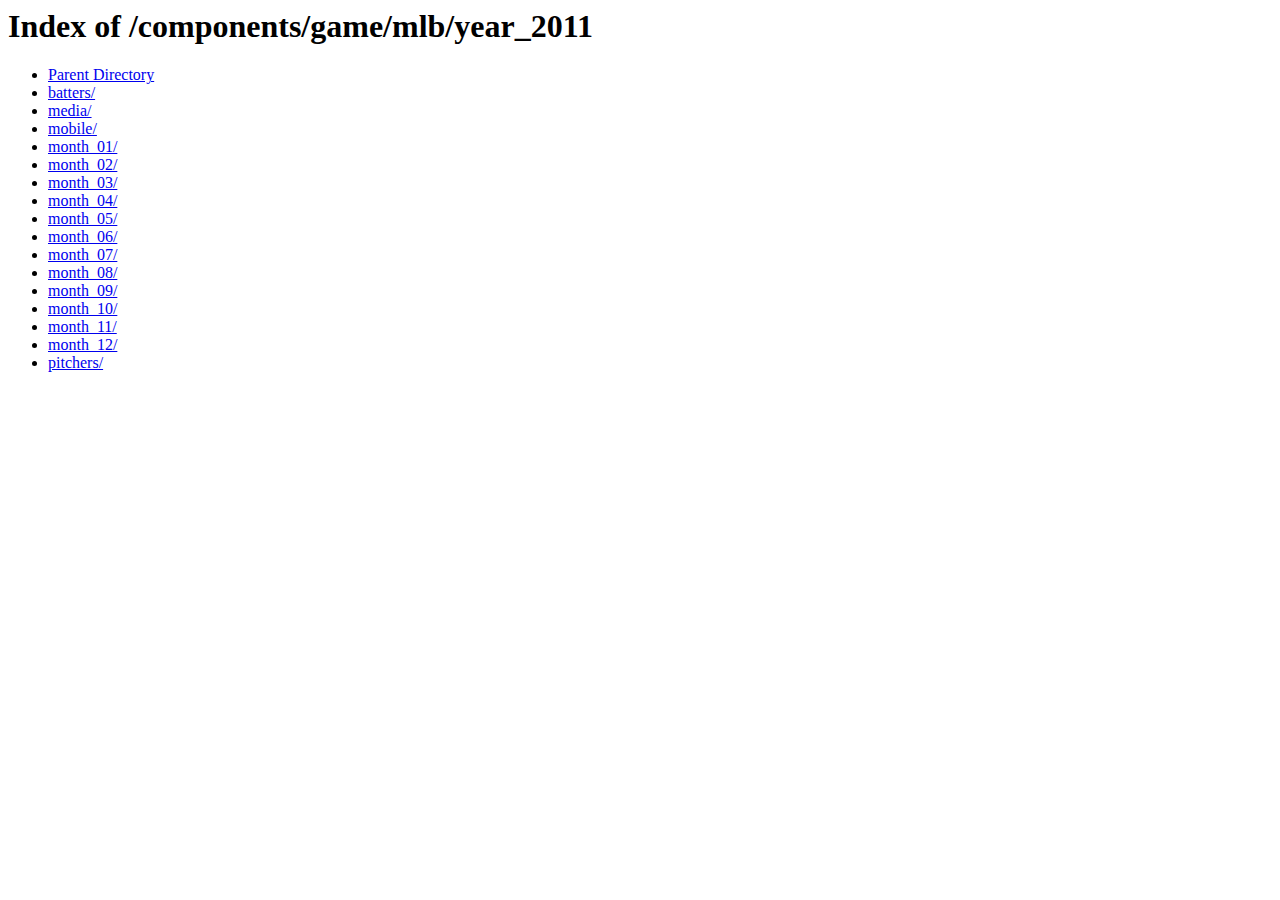
<file: baseball/data/year_2011.htm>
<!DOCTYPE HTML PUBLIC "-//W3C//DTD HTML 3.2 Final//EN">
<html>
 <head>
  <title>Index of /components/game/mlb/year_2011</title>
 </head>
 <body>
<h1>Index of /components/game/mlb/year_2011</h1>
<ul><li><a href="/components/game/mlb/"> Parent Directory</a></li>
<li><a href="batters/"> batters/</a></li>
<li><a href="media/"> media/</a></li>
<li><a href="mobile/"> mobile/</a></li>
<li><a href="month_01/"> month_01/</a></li>
<li><a href="month_02/"> month_02/</a></li>
<li><a href="month_03/"> month_03/</a></li>
<li><a href="month_04/"> month_04/</a></li>
<li><a href="month_05/"> month_05/</a></li>
<li><a href="month_06/"> month_06/</a></li>
<li><a href="month_07/"> month_07/</a></li>
<li><a href="month_08/"> month_08/</a></li>
<li><a href="month_09/"> month_09/</a></li>
<li><a href="month_10/"> month_10/</a></li>
<li><a href="month_11/"> month_11/</a></li>
<li><a href="month_12/"> month_12/</a></li>
<li><a href="pitchers/"> pitchers/</a></li>
</ul>
</body></html>
</file>
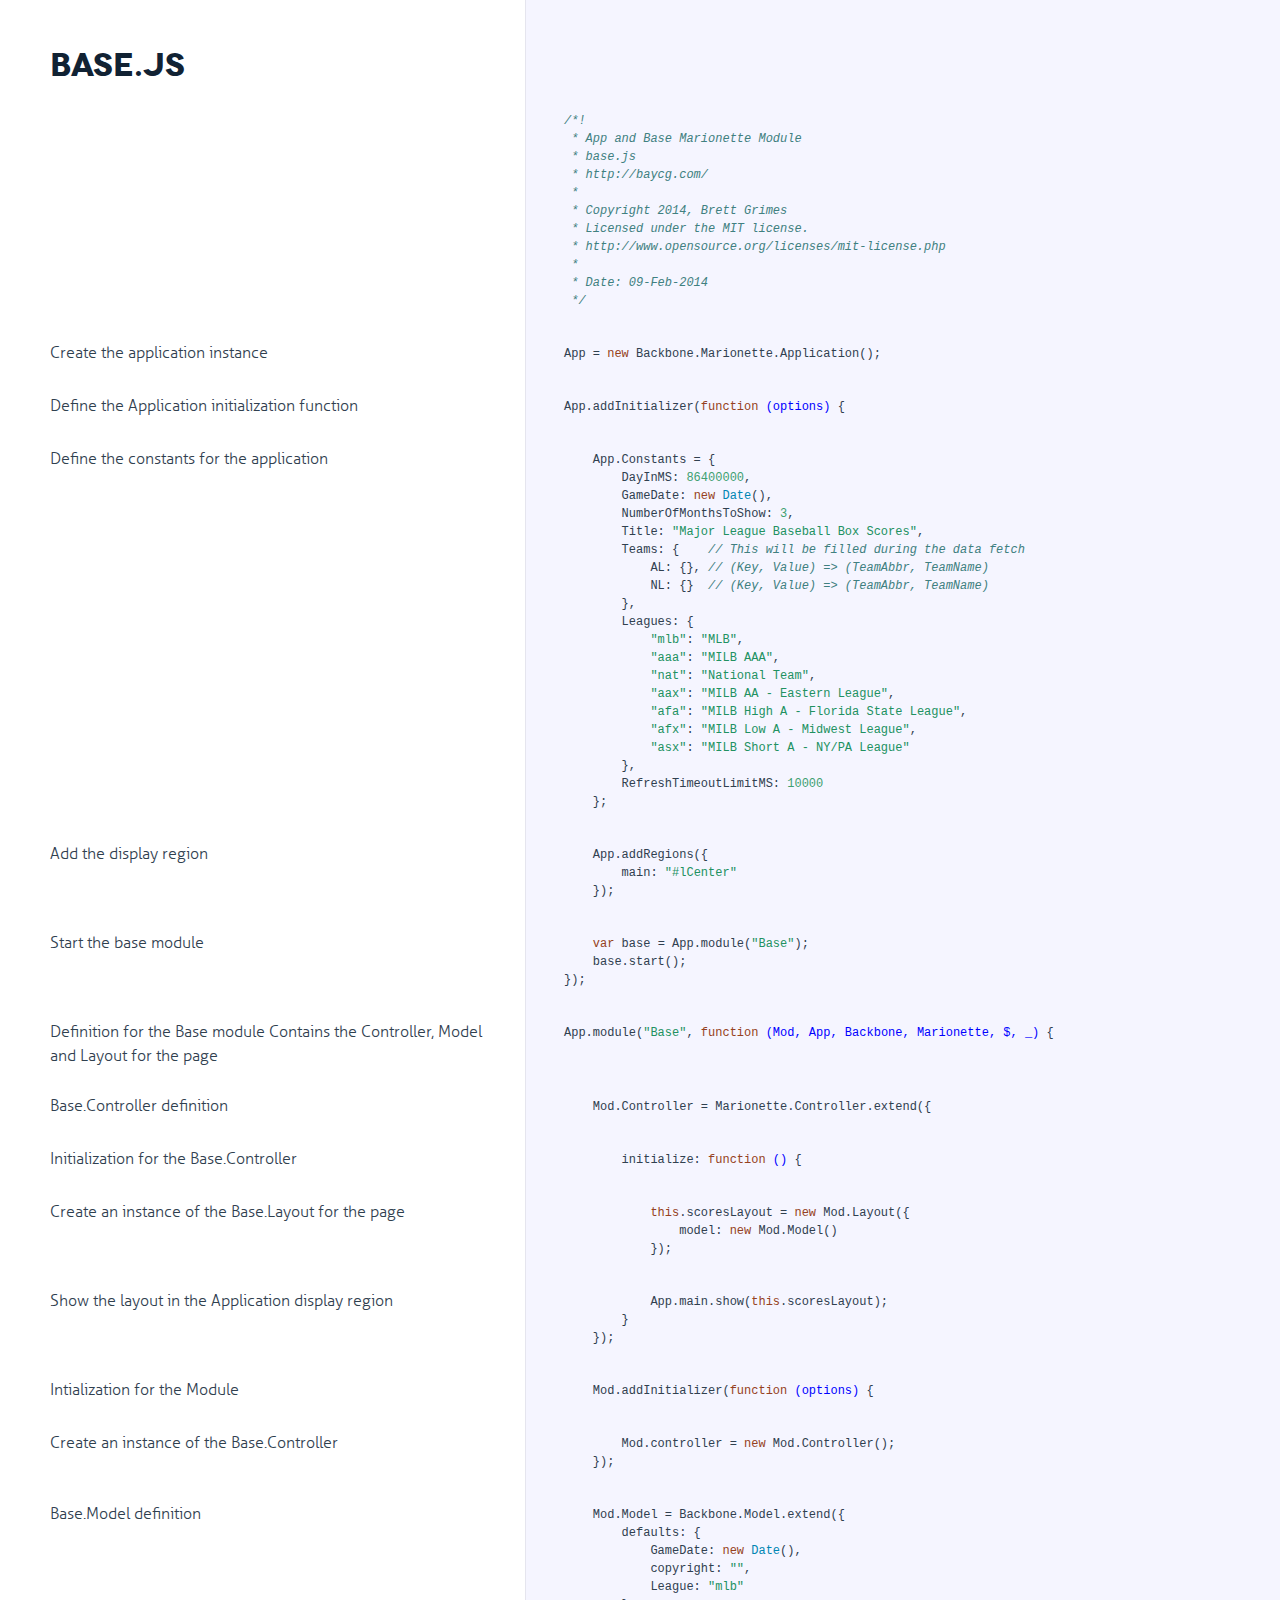
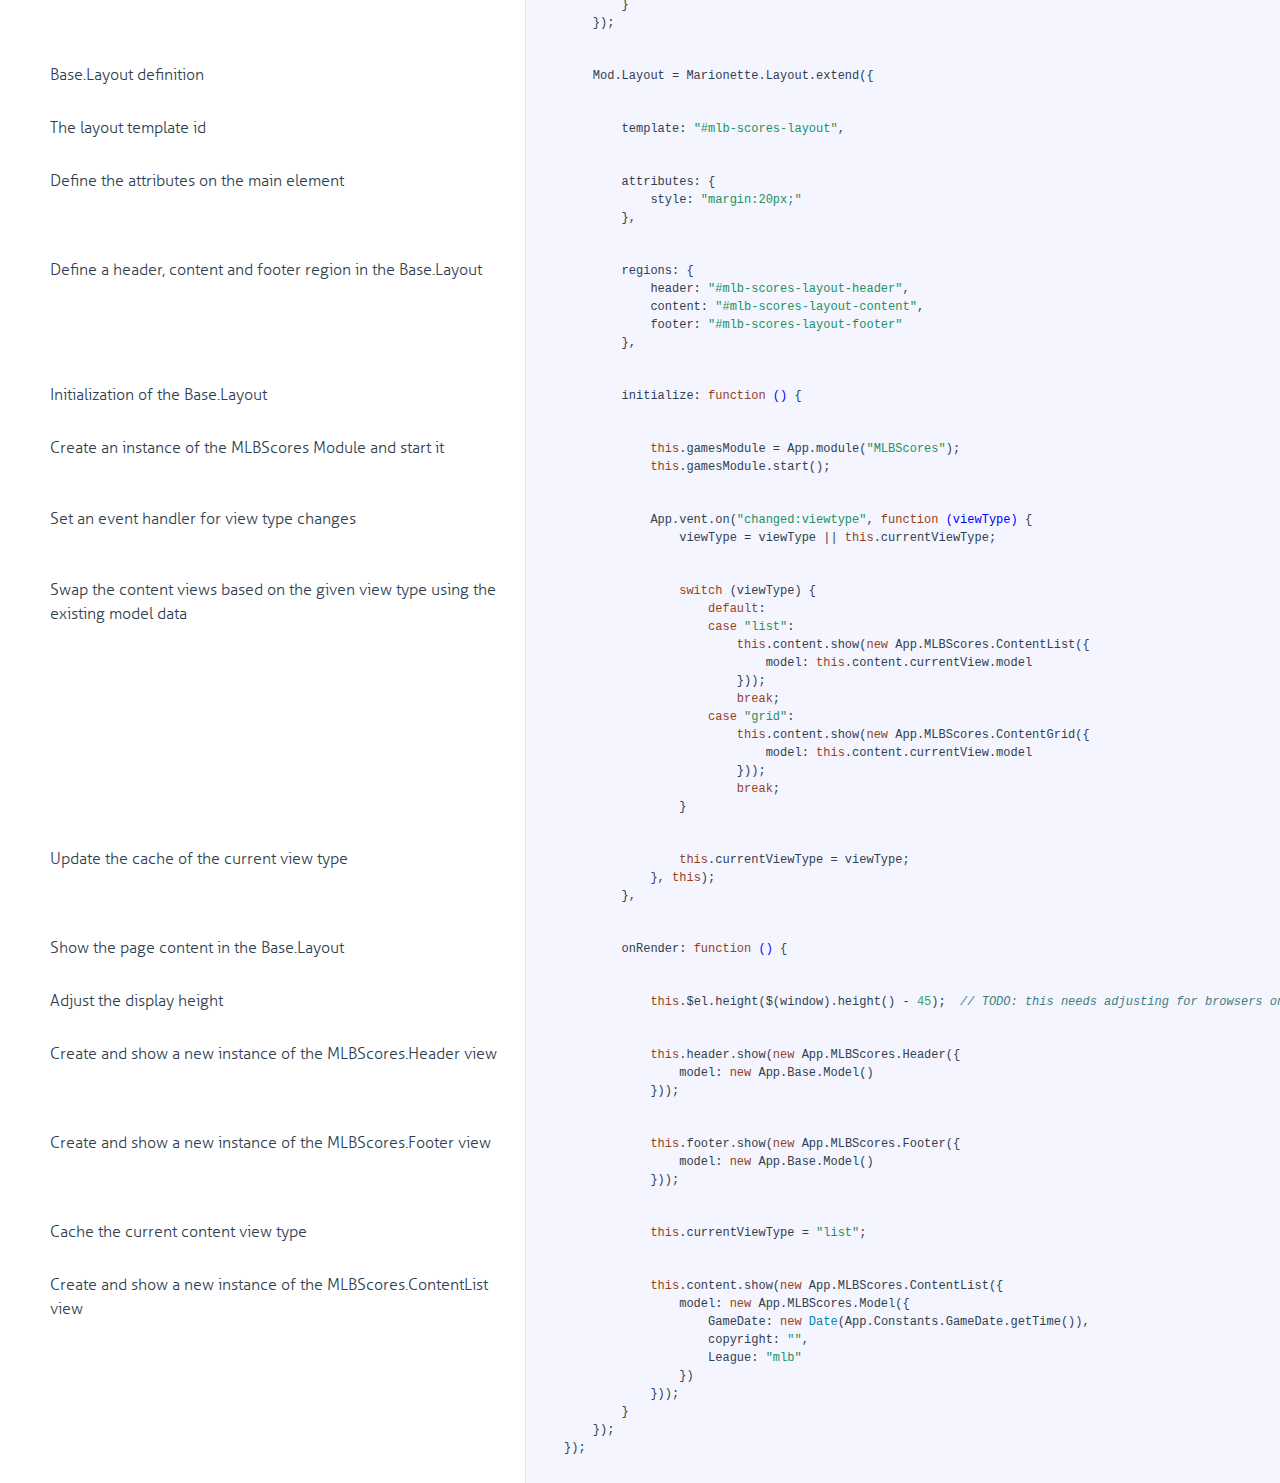
<file: baseball/docs/base.html>
<!DOCTYPE html>

<html>
<head>
  <title>base.js</title>
  <meta http-equiv="content-type" content="text/html; charset=UTF-8">
  <meta name="viewport" content="width=device-width, target-densitydpi=160dpi, initial-scale=1.0; maximum-scale=1.0; user-scalable=0;">
  <link rel="stylesheet" media="all" href="docco.css" />
</head>
<body>
  <div id="container">
    <div id="background"></div>
    
    <ul class="sections">
        
          <li id="title">
              <div class="annotation">
                  <h1>base.js</h1>
              </div>
          </li>
        
        
        
        <li id="section-1">
            <div class="annotation">
              
              <div class="pilwrap ">
                <a class="pilcrow" href="#section-1">&#182;</a>
              </div>
              
            </div>
            
            <div class="content"><div class='highlight'><pre>﻿<span class="hljs-comment">/*!
 * App and Base Marionette Module
 * base.js
 * http://baycg.com/
 *
 * Copyright 2014, Brett Grimes
 * Licensed under the MIT license.
 * http://www.opensource.org/licenses/mit-license.php
 *
 * Date: 09-Feb-2014
 */</span></pre></div></div>
            
        </li>
        
        
        <li id="section-2">
            <div class="annotation">
              
              <div class="pilwrap ">
                <a class="pilcrow" href="#section-2">&#182;</a>
              </div>
              <p>Create the application instance</p>

            </div>
            
            <div class="content"><div class='highlight'><pre>App = <span class="hljs-keyword">new</span> Backbone.Marionette.Application();</pre></div></div>
            
        </li>
        
        
        <li id="section-3">
            <div class="annotation">
              
              <div class="pilwrap ">
                <a class="pilcrow" href="#section-3">&#182;</a>
              </div>
              <p>Define the Application initialization function</p>

            </div>
            
            <div class="content"><div class='highlight'><pre>App.addInitializer(<span class="hljs-function"><span class="hljs-keyword">function</span> <span class="hljs-params">(options)</span> {</span></pre></div></div>
            
        </li>
        
        
        <li id="section-4">
            <div class="annotation">
              
              <div class="pilwrap ">
                <a class="pilcrow" href="#section-4">&#182;</a>
              </div>
              <p>Define the constants for the application</p>

            </div>
            
            <div class="content"><div class='highlight'><pre>    App.Constants = {
        DayInMS: <span class="hljs-number">86400000</span>,
        GameDate: <span class="hljs-keyword">new</span> <span class="hljs-built_in">Date</span>(),
        NumberOfMonthsToShow: <span class="hljs-number">3</span>,
        Title: <span class="hljs-string">"Major League Baseball Box Scores"</span>,
        Teams: {    <span class="hljs-comment">// This will be filled during the data fetch</span>
            AL: {}, <span class="hljs-comment">// (Key, Value) =&gt; (TeamAbbr, TeamName)</span>
            NL: {}  <span class="hljs-comment">// (Key, Value) =&gt; (TeamAbbr, TeamName)</span>
        },
        Leagues: {
            <span class="hljs-string">"mlb"</span>: <span class="hljs-string">"MLB"</span>,
            <span class="hljs-string">"aaa"</span>: <span class="hljs-string">"MILB AAA"</span>,
            <span class="hljs-string">"nat"</span>: <span class="hljs-string">"National Team"</span>,
            <span class="hljs-string">"aax"</span>: <span class="hljs-string">"MILB AA - Eastern League"</span>,
            <span class="hljs-string">"afa"</span>: <span class="hljs-string">"MILB High A - Florida State League"</span>,
            <span class="hljs-string">"afx"</span>: <span class="hljs-string">"MILB Low A - Midwest League"</span>,
            <span class="hljs-string">"asx"</span>: <span class="hljs-string">"MILB Short A - NY/PA League"</span>
        },
        RefreshTimeoutLimitMS: <span class="hljs-number">10000</span>
    };</pre></div></div>
            
        </li>
        
        
        <li id="section-5">
            <div class="annotation">
              
              <div class="pilwrap ">
                <a class="pilcrow" href="#section-5">&#182;</a>
              </div>
              <p>Add the display region</p>

            </div>
            
            <div class="content"><div class='highlight'><pre>    App.addRegions({
        main: <span class="hljs-string">"#lCenter"</span>
    });</pre></div></div>
            
        </li>
        
        
        <li id="section-6">
            <div class="annotation">
              
              <div class="pilwrap ">
                <a class="pilcrow" href="#section-6">&#182;</a>
              </div>
              <p>Start the base module</p>

            </div>
            
            <div class="content"><div class='highlight'><pre>    <span class="hljs-keyword">var</span> base = App.module(<span class="hljs-string">"Base"</span>);
    base.start();
});</pre></div></div>
            
        </li>
        
        
        <li id="section-7">
            <div class="annotation">
              
              <div class="pilwrap ">
                <a class="pilcrow" href="#section-7">&#182;</a>
              </div>
              <p>Definition for the Base module
Contains the Controller, Model and Layout for the page</p>

            </div>
            
            <div class="content"><div class='highlight'><pre>App.module(<span class="hljs-string">"Base"</span>, <span class="hljs-function"><span class="hljs-keyword">function</span> <span class="hljs-params">(Mod, App, Backbone, Marionette, $, _)</span> {</span></pre></div></div>
            
        </li>
        
        
        <li id="section-8">
            <div class="annotation">
              
              <div class="pilwrap ">
                <a class="pilcrow" href="#section-8">&#182;</a>
              </div>
              <p>Base.Controller definition</p>

            </div>
            
            <div class="content"><div class='highlight'><pre>    Mod.Controller = Marionette.Controller.extend({</pre></div></div>
            
        </li>
        
        
        <li id="section-9">
            <div class="annotation">
              
              <div class="pilwrap ">
                <a class="pilcrow" href="#section-9">&#182;</a>
              </div>
              <p>Initialization for the Base.Controller</p>

            </div>
            
            <div class="content"><div class='highlight'><pre>        initialize: <span class="hljs-function"><span class="hljs-keyword">function</span> <span class="hljs-params">()</span> {</span></pre></div></div>
            
        </li>
        
        
        <li id="section-10">
            <div class="annotation">
              
              <div class="pilwrap ">
                <a class="pilcrow" href="#section-10">&#182;</a>
              </div>
              <p>Create an instance of the Base.Layout for the page</p>

            </div>
            
            <div class="content"><div class='highlight'><pre>            <span class="hljs-keyword">this</span>.scoresLayout = <span class="hljs-keyword">new</span> Mod.Layout({
                model: <span class="hljs-keyword">new</span> Mod.Model()
            });</pre></div></div>
            
        </li>
        
        
        <li id="section-11">
            <div class="annotation">
              
              <div class="pilwrap ">
                <a class="pilcrow" href="#section-11">&#182;</a>
              </div>
              <p>Show the layout in the Application display region</p>

            </div>
            
            <div class="content"><div class='highlight'><pre>            App.main.show(<span class="hljs-keyword">this</span>.scoresLayout);
        }
    });</pre></div></div>
            
        </li>
        
        
        <li id="section-12">
            <div class="annotation">
              
              <div class="pilwrap ">
                <a class="pilcrow" href="#section-12">&#182;</a>
              </div>
              <p>Intialization for the Module</p>

            </div>
            
            <div class="content"><div class='highlight'><pre>    Mod.addInitializer(<span class="hljs-function"><span class="hljs-keyword">function</span> <span class="hljs-params">(options)</span> {</span></pre></div></div>
            
        </li>
        
        
        <li id="section-13">
            <div class="annotation">
              
              <div class="pilwrap ">
                <a class="pilcrow" href="#section-13">&#182;</a>
              </div>
              <p>Create an instance of the Base.Controller</p>

            </div>
            
            <div class="content"><div class='highlight'><pre>        Mod.controller = <span class="hljs-keyword">new</span> Mod.Controller();
    });</pre></div></div>
            
        </li>
        
        
        <li id="section-14">
            <div class="annotation">
              
              <div class="pilwrap ">
                <a class="pilcrow" href="#section-14">&#182;</a>
              </div>
              <p>Base.Model definition</p>

            </div>
            
            <div class="content"><div class='highlight'><pre>    Mod.Model = Backbone.Model.extend({
        defaults: {
            GameDate: <span class="hljs-keyword">new</span> <span class="hljs-built_in">Date</span>(),
            copyright: <span class="hljs-string">""</span>,
            League: <span class="hljs-string">"mlb"</span>
        }
    });</pre></div></div>
            
        </li>
        
        
        <li id="section-15">
            <div class="annotation">
              
              <div class="pilwrap ">
                <a class="pilcrow" href="#section-15">&#182;</a>
              </div>
              <p>Base.Layout definition</p>

            </div>
            
            <div class="content"><div class='highlight'><pre>    Mod.Layout = Marionette.Layout.extend({</pre></div></div>
            
        </li>
        
        
        <li id="section-16">
            <div class="annotation">
              
              <div class="pilwrap ">
                <a class="pilcrow" href="#section-16">&#182;</a>
              </div>
              <p>The layout template id</p>

            </div>
            
            <div class="content"><div class='highlight'><pre>        template: <span class="hljs-string">"#mlb-scores-layout"</span>,</pre></div></div>
            
        </li>
        
        
        <li id="section-17">
            <div class="annotation">
              
              <div class="pilwrap ">
                <a class="pilcrow" href="#section-17">&#182;</a>
              </div>
              <p>Define the attributes on the main element</p>

            </div>
            
            <div class="content"><div class='highlight'><pre>        attributes: {
            style: <span class="hljs-string">"margin:20px;"</span>
        },</pre></div></div>
            
        </li>
        
        
        <li id="section-18">
            <div class="annotation">
              
              <div class="pilwrap ">
                <a class="pilcrow" href="#section-18">&#182;</a>
              </div>
              <p>Define a header, content and footer region in the Base.Layout</p>

            </div>
            
            <div class="content"><div class='highlight'><pre>        regions: {
            header: <span class="hljs-string">"#mlb-scores-layout-header"</span>,
            content: <span class="hljs-string">"#mlb-scores-layout-content"</span>,
            footer: <span class="hljs-string">"#mlb-scores-layout-footer"</span>
        },</pre></div></div>
            
        </li>
        
        
        <li id="section-19">
            <div class="annotation">
              
              <div class="pilwrap ">
                <a class="pilcrow" href="#section-19">&#182;</a>
              </div>
              <p>Initialization of the Base.Layout</p>

            </div>
            
            <div class="content"><div class='highlight'><pre>        initialize: <span class="hljs-function"><span class="hljs-keyword">function</span> <span class="hljs-params">()</span> {</span></pre></div></div>
            
        </li>
        
        
        <li id="section-20">
            <div class="annotation">
              
              <div class="pilwrap ">
                <a class="pilcrow" href="#section-20">&#182;</a>
              </div>
              <p>Create an instance of the MLBScores Module and start it</p>

            </div>
            
            <div class="content"><div class='highlight'><pre>            <span class="hljs-keyword">this</span>.gamesModule = App.module(<span class="hljs-string">"MLBScores"</span>);
            <span class="hljs-keyword">this</span>.gamesModule.start();</pre></div></div>
            
        </li>
        
        
        <li id="section-21">
            <div class="annotation">
              
              <div class="pilwrap ">
                <a class="pilcrow" href="#section-21">&#182;</a>
              </div>
              <p>Set an event handler for view type changes</p>

            </div>
            
            <div class="content"><div class='highlight'><pre>            App.vent.on(<span class="hljs-string">"changed:viewtype"</span>, <span class="hljs-function"><span class="hljs-keyword">function</span> <span class="hljs-params">(viewType)</span> {</span>
                viewType = viewType || <span class="hljs-keyword">this</span>.currentViewType;</pre></div></div>
            
        </li>
        
        
        <li id="section-22">
            <div class="annotation">
              
              <div class="pilwrap ">
                <a class="pilcrow" href="#section-22">&#182;</a>
              </div>
              <p>Swap the content views based on the given view type using the existing model data</p>

            </div>
            
            <div class="content"><div class='highlight'><pre>                <span class="hljs-keyword">switch</span> (viewType) {
                    <span class="hljs-keyword">default</span>:
                    <span class="hljs-keyword">case</span> <span class="hljs-string">"list"</span>:
                        <span class="hljs-keyword">this</span>.content.show(<span class="hljs-keyword">new</span> App.MLBScores.ContentList({
                            model: <span class="hljs-keyword">this</span>.content.currentView.model
                        }));
                        <span class="hljs-keyword">break</span>;
                    <span class="hljs-keyword">case</span> <span class="hljs-string">"grid"</span>:
                        <span class="hljs-keyword">this</span>.content.show(<span class="hljs-keyword">new</span> App.MLBScores.ContentGrid({
                            model: <span class="hljs-keyword">this</span>.content.currentView.model
                        }));
                        <span class="hljs-keyword">break</span>;
                }</pre></div></div>
            
        </li>
        
        
        <li id="section-23">
            <div class="annotation">
              
              <div class="pilwrap ">
                <a class="pilcrow" href="#section-23">&#182;</a>
              </div>
              <p>Update the cache of the current view type</p>

            </div>
            
            <div class="content"><div class='highlight'><pre>                <span class="hljs-keyword">this</span>.currentViewType = viewType;
            }, <span class="hljs-keyword">this</span>);
        },</pre></div></div>
            
        </li>
        
        
        <li id="section-24">
            <div class="annotation">
              
              <div class="pilwrap ">
                <a class="pilcrow" href="#section-24">&#182;</a>
              </div>
              <p>Show the page content in the Base.Layout</p>

            </div>
            
            <div class="content"><div class='highlight'><pre>        onRender: <span class="hljs-function"><span class="hljs-keyword">function</span> <span class="hljs-params">()</span> {</span></pre></div></div>
            
        </li>
        
        
        <li id="section-25">
            <div class="annotation">
              
              <div class="pilwrap ">
                <a class="pilcrow" href="#section-25">&#182;</a>
              </div>
              <p>Adjust the display height</p>

            </div>
            
            <div class="content"><div class='highlight'><pre>            <span class="hljs-keyword">this</span>.$el.height($(window).height() - <span class="hljs-number">45</span>);  <span class="hljs-comment">// TODO: this needs adjusting for browsers on iOS</span></pre></div></div>
            
        </li>
        
        
        <li id="section-26">
            <div class="annotation">
              
              <div class="pilwrap ">
                <a class="pilcrow" href="#section-26">&#182;</a>
              </div>
              <p>Create and show a new instance of the MLBScores.Header view </p>

            </div>
            
            <div class="content"><div class='highlight'><pre>            <span class="hljs-keyword">this</span>.header.show(<span class="hljs-keyword">new</span> App.MLBScores.Header({
                model: <span class="hljs-keyword">new</span> App.Base.Model()
            }));</pre></div></div>
            
        </li>
        
        
        <li id="section-27">
            <div class="annotation">
              
              <div class="pilwrap ">
                <a class="pilcrow" href="#section-27">&#182;</a>
              </div>
              <p>Create and show a new instance of the MLBScores.Footer view </p>

            </div>
            
            <div class="content"><div class='highlight'><pre>            <span class="hljs-keyword">this</span>.footer.show(<span class="hljs-keyword">new</span> App.MLBScores.Footer({
                model: <span class="hljs-keyword">new</span> App.Base.Model()
            }));</pre></div></div>
            
        </li>
        
        
        <li id="section-28">
            <div class="annotation">
              
              <div class="pilwrap ">
                <a class="pilcrow" href="#section-28">&#182;</a>
              </div>
              <p>Cache the current content view type</p>

            </div>
            
            <div class="content"><div class='highlight'><pre>            <span class="hljs-keyword">this</span>.currentViewType = <span class="hljs-string">"list"</span>;</pre></div></div>
            
        </li>
        
        
        <li id="section-29">
            <div class="annotation">
              
              <div class="pilwrap ">
                <a class="pilcrow" href="#section-29">&#182;</a>
              </div>
              <p>Create and show a new instance of the MLBScores.ContentList view</p>

            </div>
            
            <div class="content"><div class='highlight'><pre>            <span class="hljs-keyword">this</span>.content.show(<span class="hljs-keyword">new</span> App.MLBScores.ContentList({
                model: <span class="hljs-keyword">new</span> App.MLBScores.Model({
                    GameDate: <span class="hljs-keyword">new</span> <span class="hljs-built_in">Date</span>(App.Constants.GameDate.getTime()),
                    copyright: <span class="hljs-string">""</span>,
                    League: <span class="hljs-string">"mlb"</span>
                })
            }));
        }
    });
});</pre></div></div>
            
        </li>
        
    </ul>
  </div>
</body>
</html>
</file>
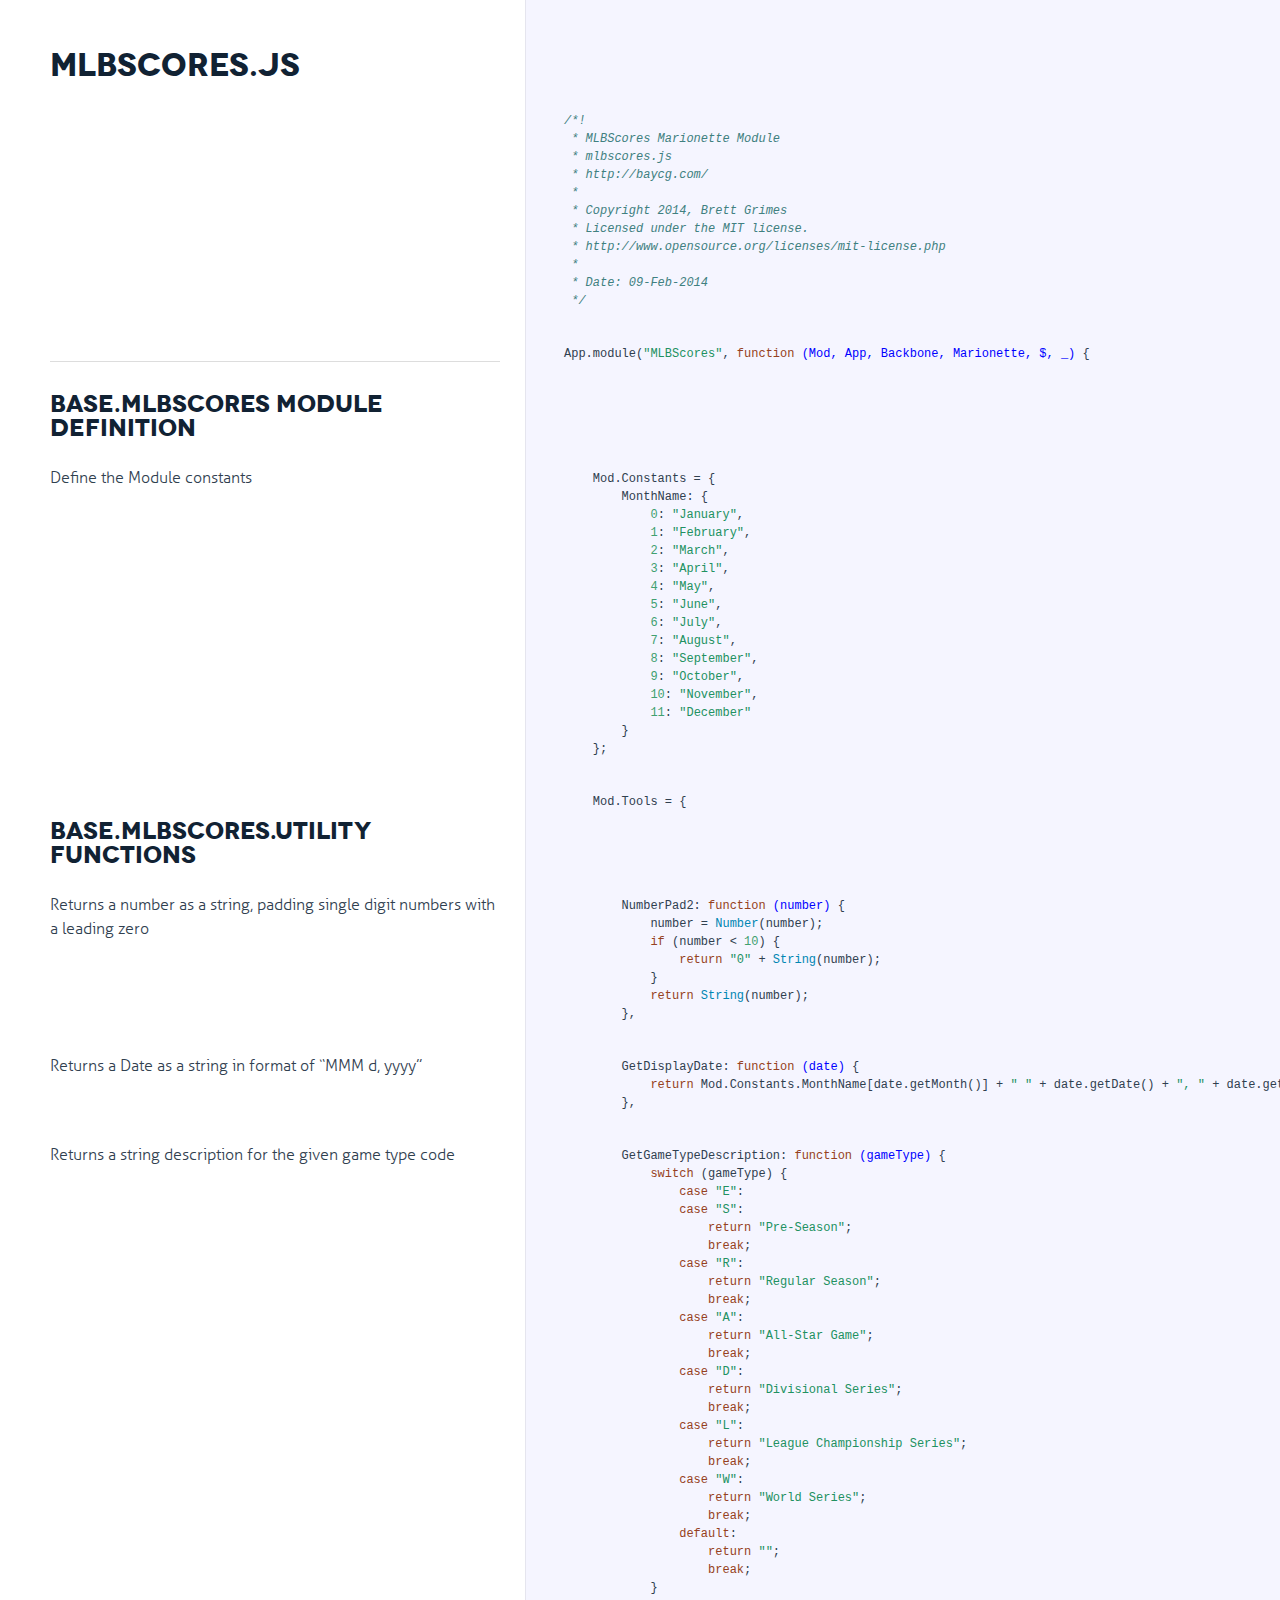
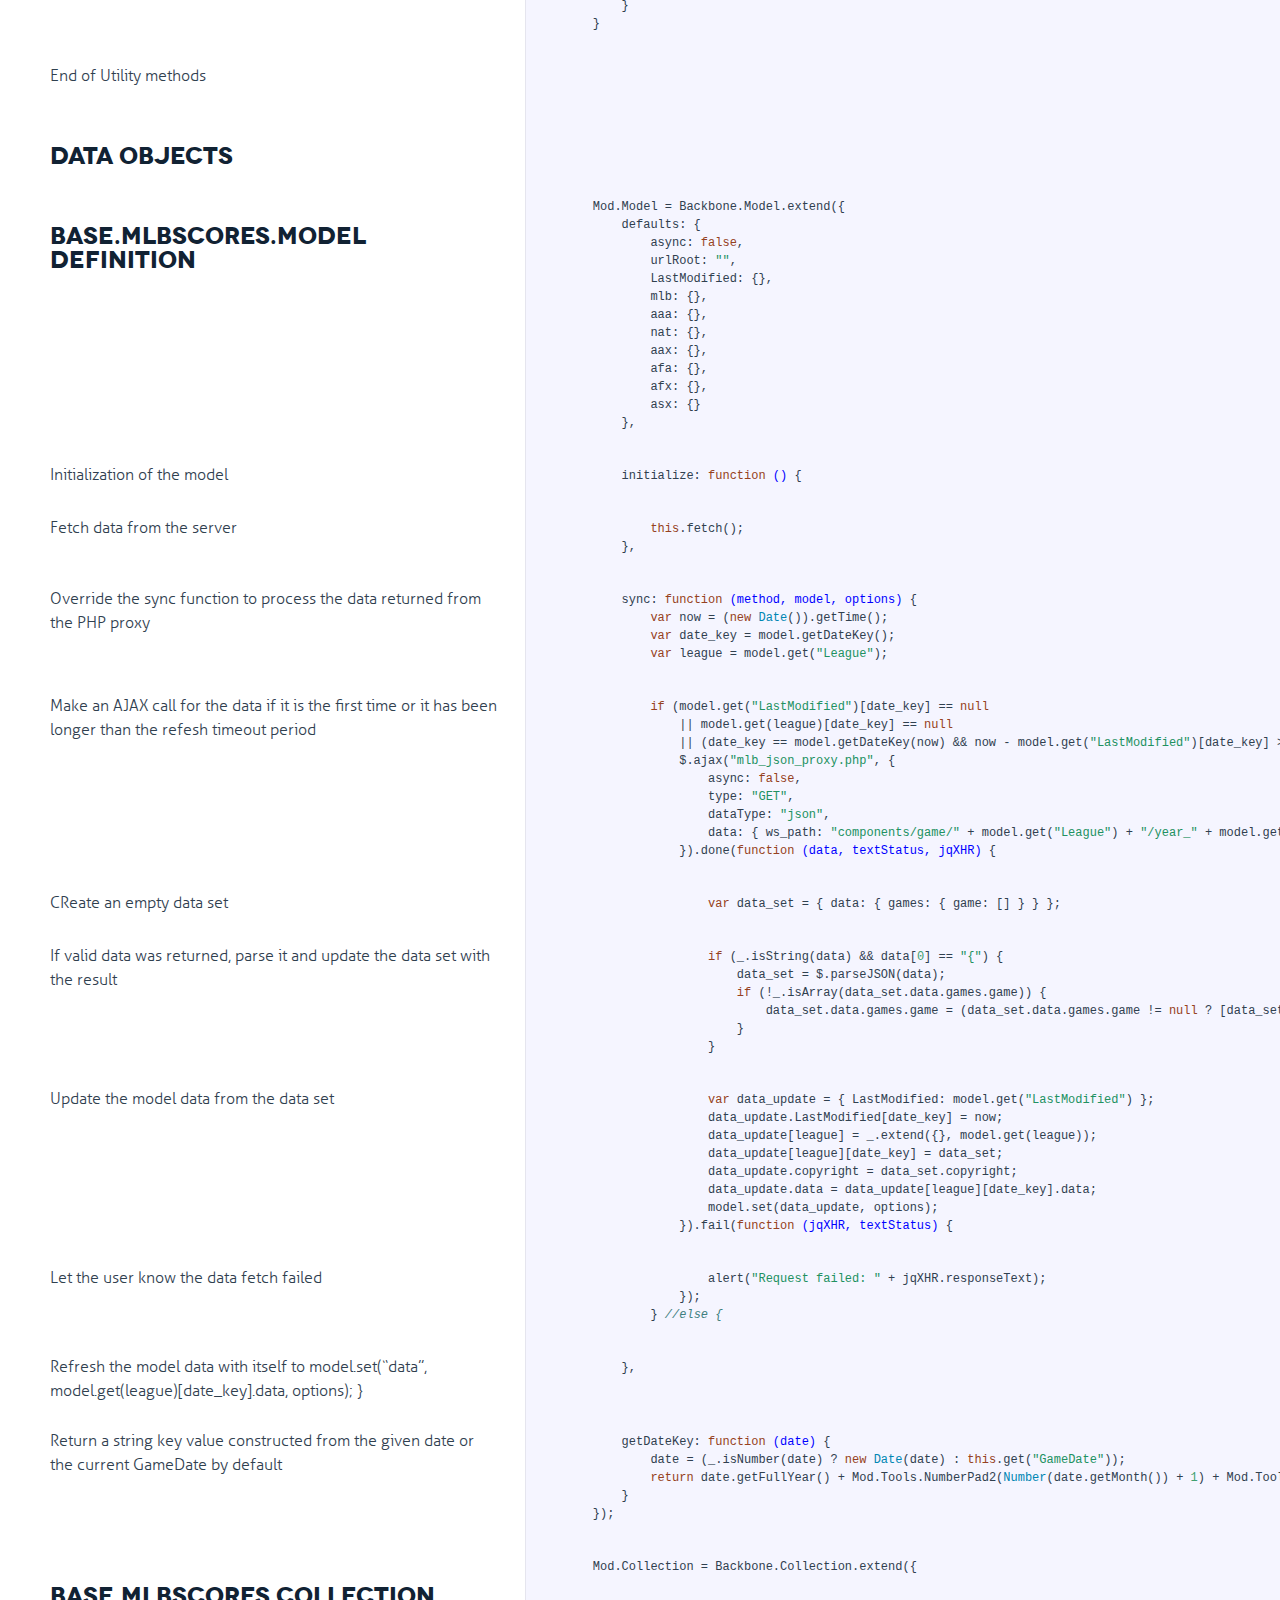
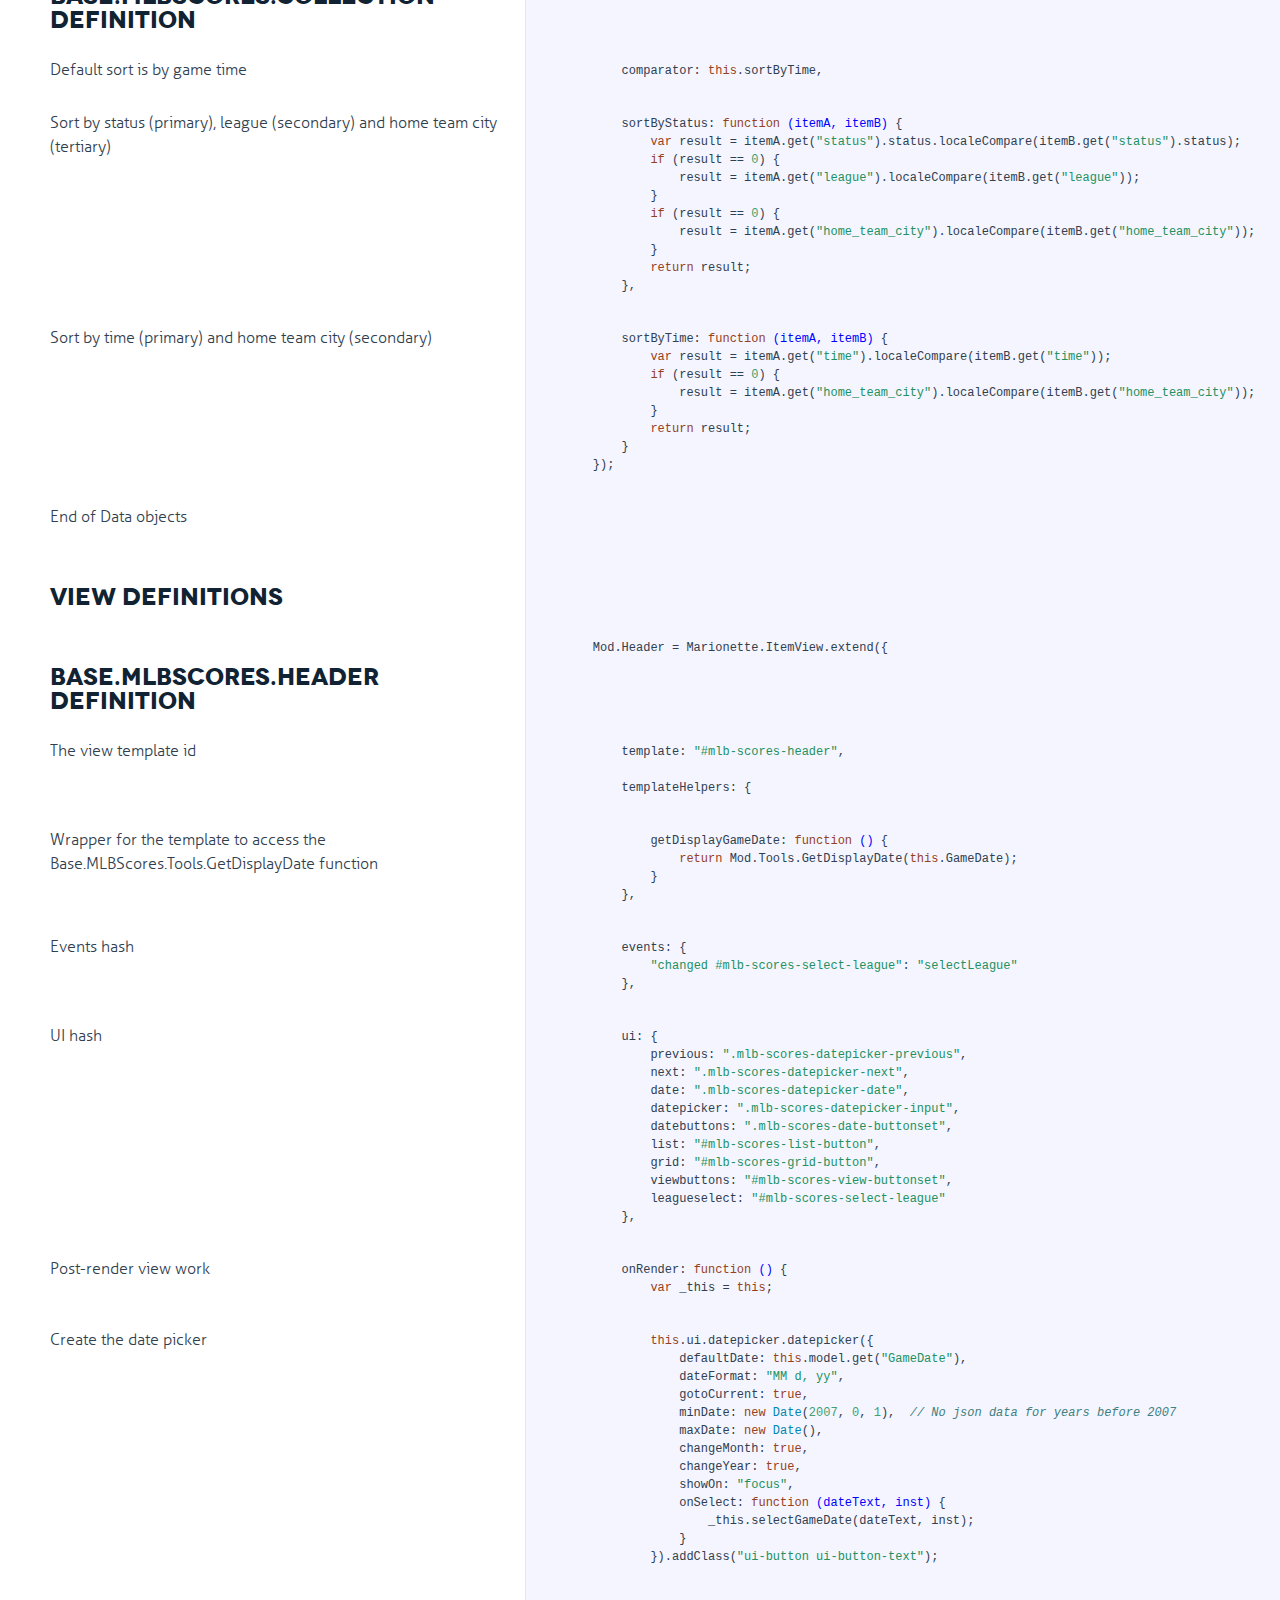
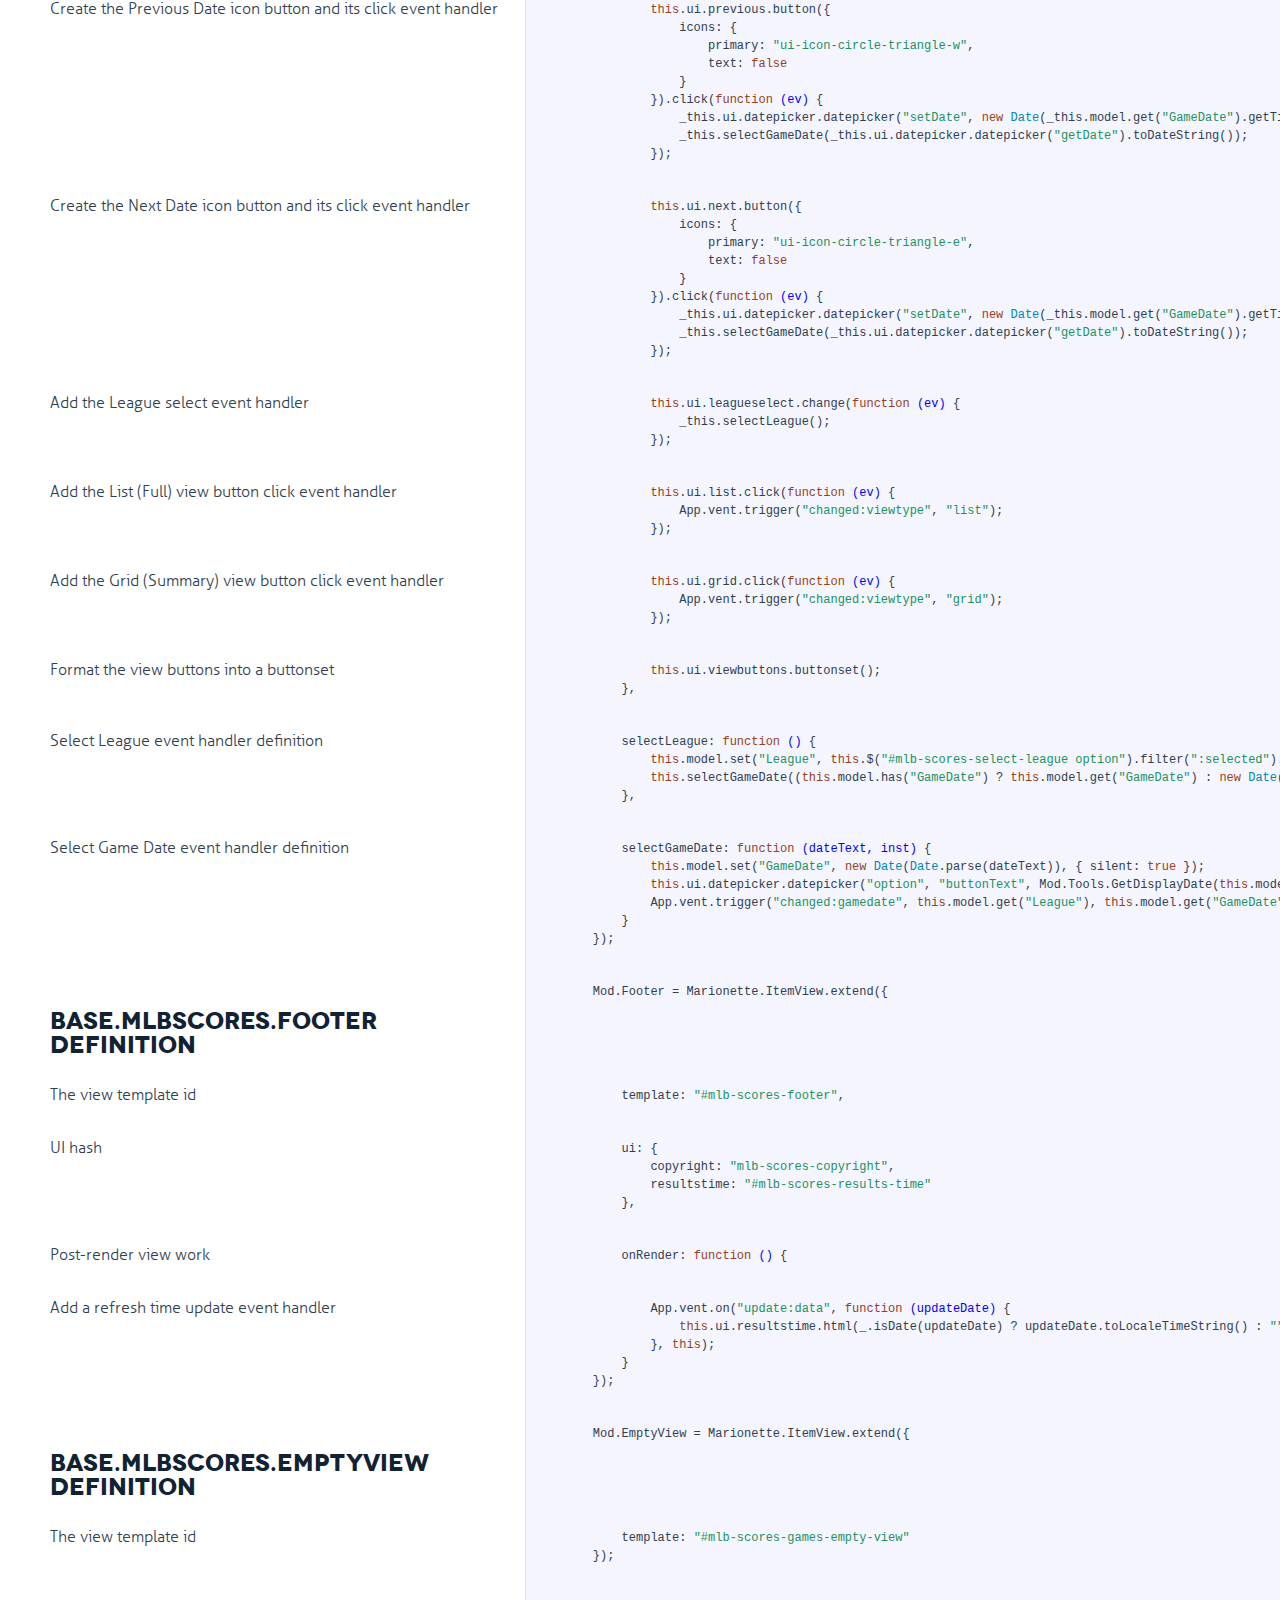
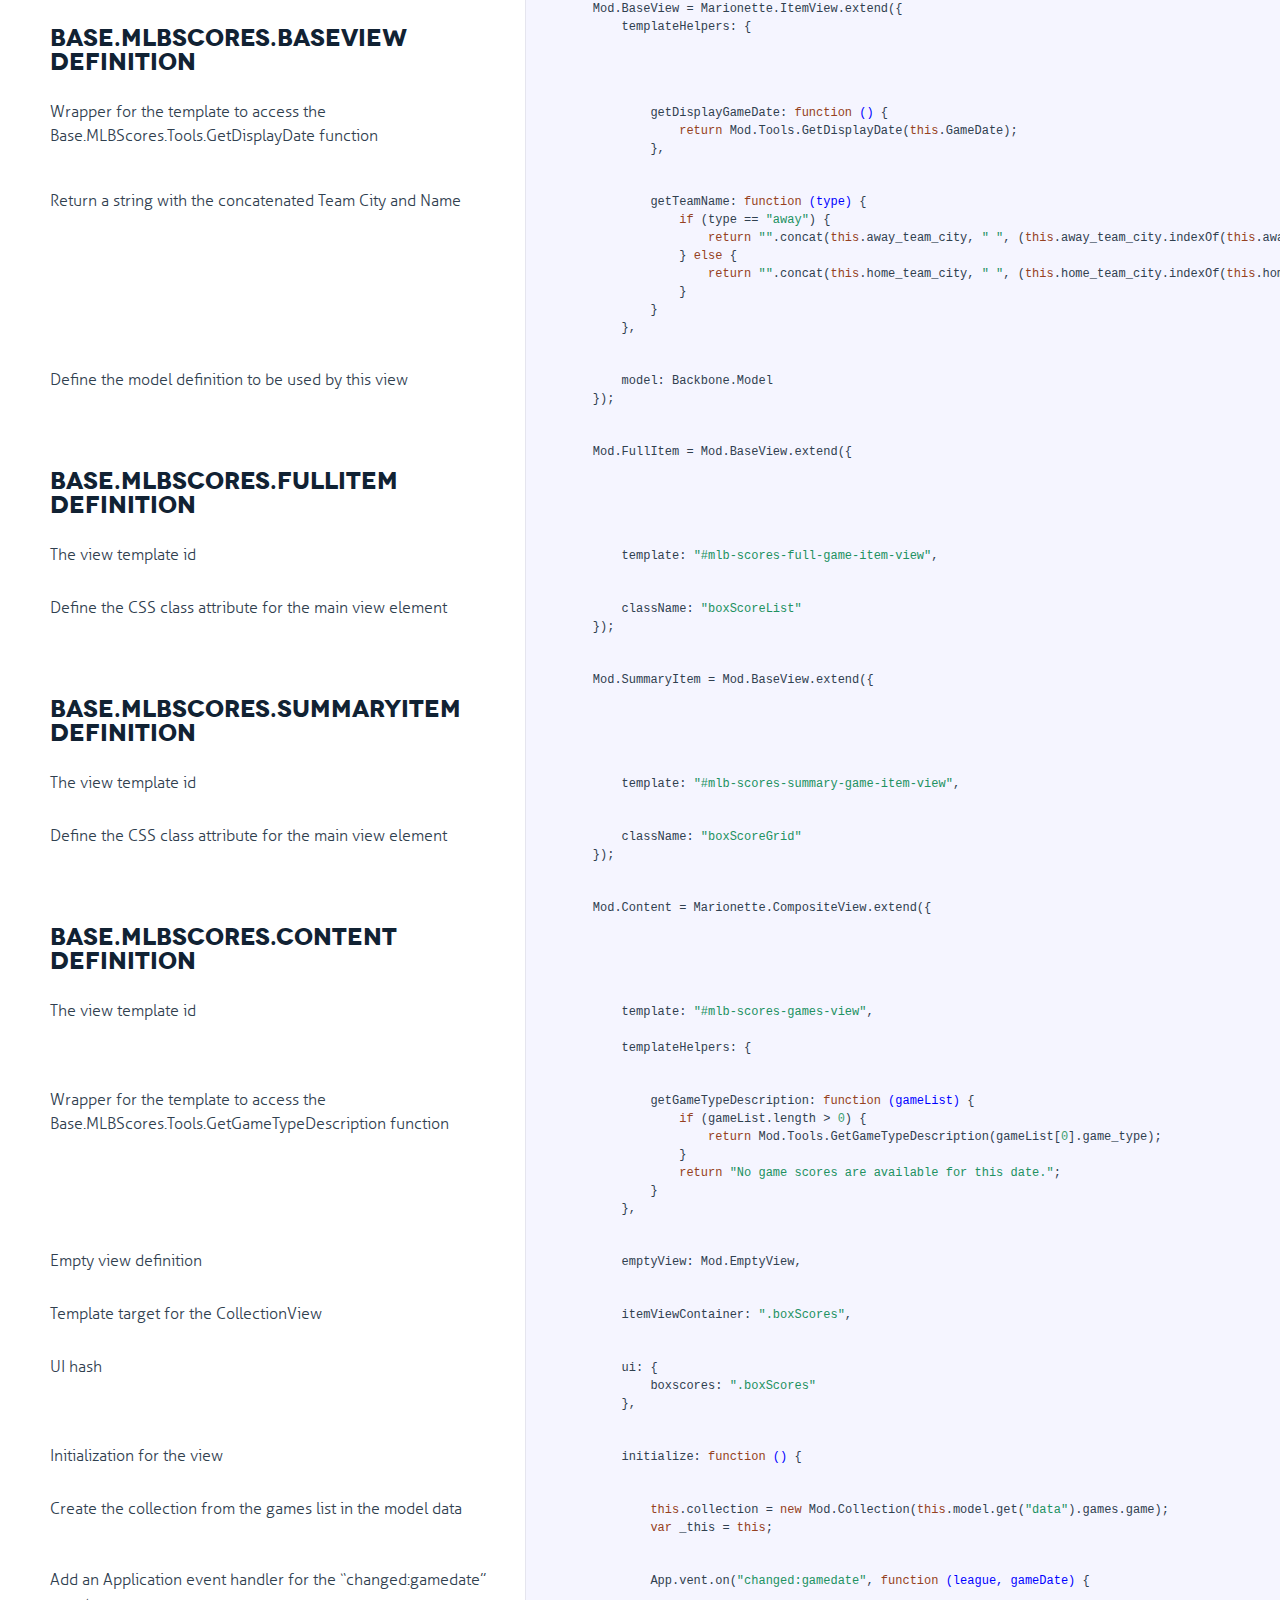
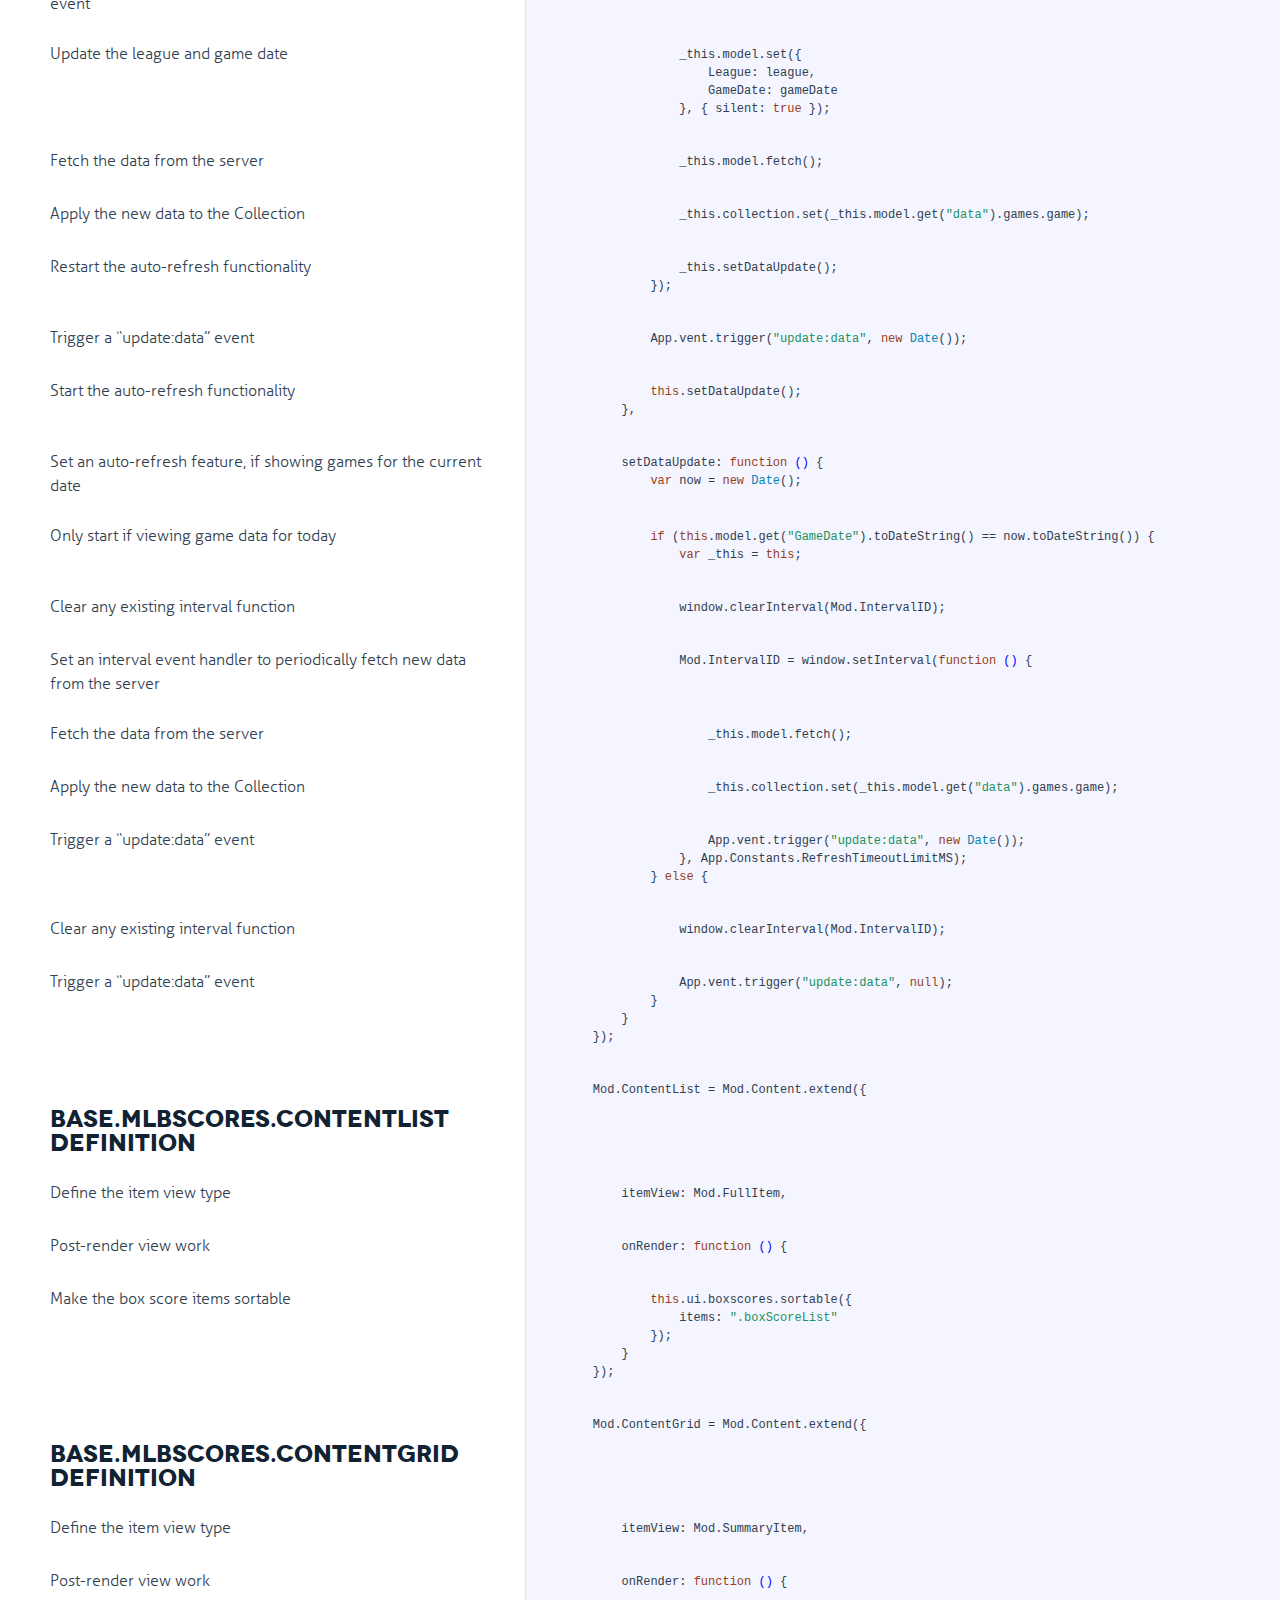
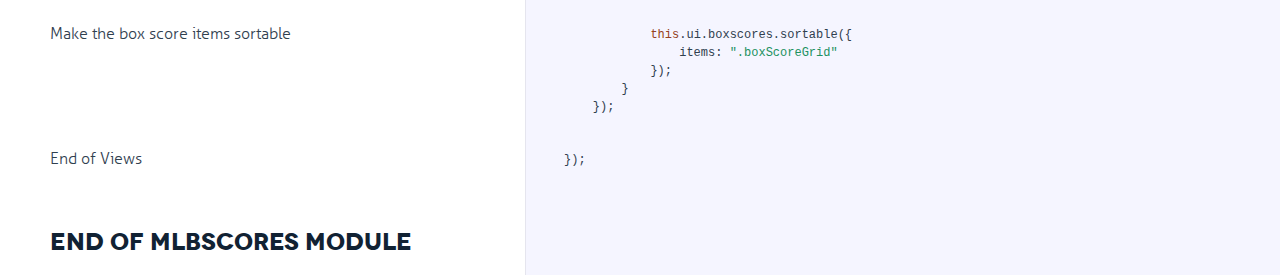
<file: baseball/docs/mlbscores.html>
<!DOCTYPE html>

<html>
<head>
  <title>mlbscores.js</title>
  <meta http-equiv="content-type" content="text/html; charset=UTF-8">
  <meta name="viewport" content="width=device-width, target-densitydpi=160dpi, initial-scale=1.0; maximum-scale=1.0; user-scalable=0;">
  <link rel="stylesheet" media="all" href="docco.css" />
</head>
<body>
  <div id="container">
    <div id="background"></div>
    
    <ul class="sections">
        
          <li id="title">
              <div class="annotation">
                  <h1>mlbscores.js</h1>
              </div>
          </li>
        
        
        
        <li id="section-1">
            <div class="annotation">
              
              <div class="pilwrap ">
                <a class="pilcrow" href="#section-1">&#182;</a>
              </div>
              
            </div>
            
            <div class="content"><div class='highlight'><pre>﻿<span class="hljs-comment">/*!
 * MLBScores Marionette Module
 * mlbscores.js
 * http://baycg.com/
 *
 * Copyright 2014, Brett Grimes
 * Licensed under the MIT license.
 * http://www.opensource.org/licenses/mit-license.php
 *
 * Date: 09-Feb-2014
 */</span></pre></div></div>
            
        </li>
        
        
        <li id="section-2">
            <div class="annotation">
              
              <div class="pilwrap ">
                <a class="pilcrow" href="#section-2">&#182;</a>
              </div>
              <hr>
<h2 id="base-mlbscores-module-definition">Base.MLBScores module definition</h2>

            </div>
            
            <div class="content"><div class='highlight'><pre>
App.module(<span class="hljs-string">"MLBScores"</span>, <span class="hljs-function"><span class="hljs-keyword">function</span> <span class="hljs-params">(Mod, App, Backbone, Marionette, $, _)</span> {</span></pre></div></div>
            
        </li>
        
        
        <li id="section-3">
            <div class="annotation">
              
              <div class="pilwrap ">
                <a class="pilcrow" href="#section-3">&#182;</a>
              </div>
              <p>Define the Module constants</p>

            </div>
            
            <div class="content"><div class='highlight'><pre>    Mod.Constants = {
        MonthName: {
            <span class="hljs-number">0</span>: <span class="hljs-string">"January"</span>,
            <span class="hljs-number">1</span>: <span class="hljs-string">"February"</span>,
            <span class="hljs-number">2</span>: <span class="hljs-string">"March"</span>,
            <span class="hljs-number">3</span>: <span class="hljs-string">"April"</span>,
            <span class="hljs-number">4</span>: <span class="hljs-string">"May"</span>,
            <span class="hljs-number">5</span>: <span class="hljs-string">"June"</span>,
            <span class="hljs-number">6</span>: <span class="hljs-string">"July"</span>,
            <span class="hljs-number">7</span>: <span class="hljs-string">"August"</span>,
            <span class="hljs-number">8</span>: <span class="hljs-string">"September"</span>,
            <span class="hljs-number">9</span>: <span class="hljs-string">"October"</span>,
            <span class="hljs-number">10</span>: <span class="hljs-string">"November"</span>,
            <span class="hljs-number">11</span>: <span class="hljs-string">"December"</span>
        }
    };</pre></div></div>
            
        </li>
        
        
        <li id="section-4">
            <div class="annotation">
              
              <div class="pilwrap ">
                <a class="pilcrow" href="#section-4">&#182;</a>
              </div>
              <h2 id="base-mlbscores-utility-functions">Base.MLBSCores.Utility functions</h2>

            </div>
            
            <div class="content"><div class='highlight'><pre>
    Mod.Tools = {</pre></div></div>
            
        </li>
        
        
        <li id="section-5">
            <div class="annotation">
              
              <div class="pilwrap ">
                <a class="pilcrow" href="#section-5">&#182;</a>
              </div>
              <p>Returns a number as a string, padding single digit numbers with a leading zero</p>

            </div>
            
            <div class="content"><div class='highlight'><pre>        NumberPad2: <span class="hljs-function"><span class="hljs-keyword">function</span> <span class="hljs-params">(number)</span> {</span>
            number = <span class="hljs-built_in">Number</span>(number);
            <span class="hljs-keyword">if</span> (number &lt; <span class="hljs-number">10</span>) {
                <span class="hljs-keyword">return</span> <span class="hljs-string">"0"</span> + <span class="hljs-built_in">String</span>(number);
            }
            <span class="hljs-keyword">return</span> <span class="hljs-built_in">String</span>(number);
        },</pre></div></div>
            
        </li>
        
        
        <li id="section-6">
            <div class="annotation">
              
              <div class="pilwrap ">
                <a class="pilcrow" href="#section-6">&#182;</a>
              </div>
              <p>Returns a Date as a string in format of “MMM d, yyyy”</p>

            </div>
            
            <div class="content"><div class='highlight'><pre>        GetDisplayDate: <span class="hljs-function"><span class="hljs-keyword">function</span> <span class="hljs-params">(date)</span> {</span>
            <span class="hljs-keyword">return</span> Mod.Constants.MonthName[date.getMonth()] + <span class="hljs-string">" "</span> + date.getDate() + <span class="hljs-string">", "</span> + date.getFullYear();
        },</pre></div></div>
            
        </li>
        
        
        <li id="section-7">
            <div class="annotation">
              
              <div class="pilwrap ">
                <a class="pilcrow" href="#section-7">&#182;</a>
              </div>
              <p>Returns a string description for the given game type code</p>

            </div>
            
            <div class="content"><div class='highlight'><pre>        GetGameTypeDescription: <span class="hljs-function"><span class="hljs-keyword">function</span> <span class="hljs-params">(gameType)</span> {</span>
            <span class="hljs-keyword">switch</span> (gameType) {
                <span class="hljs-keyword">case</span> <span class="hljs-string">"E"</span>:
                <span class="hljs-keyword">case</span> <span class="hljs-string">"S"</span>:
                    <span class="hljs-keyword">return</span> <span class="hljs-string">"Pre-Season"</span>;
                    <span class="hljs-keyword">break</span>;
                <span class="hljs-keyword">case</span> <span class="hljs-string">"R"</span>:
                    <span class="hljs-keyword">return</span> <span class="hljs-string">"Regular Season"</span>;
                    <span class="hljs-keyword">break</span>;
                <span class="hljs-keyword">case</span> <span class="hljs-string">"A"</span>:
                    <span class="hljs-keyword">return</span> <span class="hljs-string">"All-Star Game"</span>;
                    <span class="hljs-keyword">break</span>;
                <span class="hljs-keyword">case</span> <span class="hljs-string">"D"</span>:
                    <span class="hljs-keyword">return</span> <span class="hljs-string">"Divisional Series"</span>;
                    <span class="hljs-keyword">break</span>;
                <span class="hljs-keyword">case</span> <span class="hljs-string">"L"</span>:
                    <span class="hljs-keyword">return</span> <span class="hljs-string">"League Championship Series"</span>;
                    <span class="hljs-keyword">break</span>;
                <span class="hljs-keyword">case</span> <span class="hljs-string">"W"</span>:
                    <span class="hljs-keyword">return</span> <span class="hljs-string">"World Series"</span>;
                    <span class="hljs-keyword">break</span>;
                <span class="hljs-keyword">default</span>:
                    <span class="hljs-keyword">return</span> <span class="hljs-string">""</span>;
                    <span class="hljs-keyword">break</span>;
            }
        }
    }</pre></div></div>
            
        </li>
        
        
        <li id="section-8">
            <div class="annotation">
              
              <div class="pilwrap ">
                <a class="pilcrow" href="#section-8">&#182;</a>
              </div>
              <p>End of Utility methods</p>

            </div>
            
        </li>
        
        
        <li id="section-9">
            <div class="annotation">
              
              <div class="pilwrap ">
                <a class="pilcrow" href="#section-9">&#182;</a>
              </div>
              <h2 id="data-objects">Data objects</h2>

            </div>
            
        </li>
        
        
        <li id="section-10">
            <div class="annotation">
              
              <div class="pilwrap ">
                <a class="pilcrow" href="#section-10">&#182;</a>
              </div>
              <h2 id="base-mlbscores-model-definition">Base.MLBScores.Model definition</h2>

            </div>
            
            <div class="content"><div class='highlight'><pre>    Mod.Model = Backbone.Model.extend({
        defaults: {
            async: <span class="hljs-literal">false</span>,
            urlRoot: <span class="hljs-string">""</span>,
            LastModified: {},
            mlb: {},
            aaa: {},
            nat: {},
            aax: {},
            afa: {},
            afx: {},
            asx: {}
        },</pre></div></div>
            
        </li>
        
        
        <li id="section-11">
            <div class="annotation">
              
              <div class="pilwrap ">
                <a class="pilcrow" href="#section-11">&#182;</a>
              </div>
              <p>Initialization of the model</p>

            </div>
            
            <div class="content"><div class='highlight'><pre>        initialize: <span class="hljs-function"><span class="hljs-keyword">function</span> <span class="hljs-params">()</span> {</span></pre></div></div>
            
        </li>
        
        
        <li id="section-12">
            <div class="annotation">
              
              <div class="pilwrap ">
                <a class="pilcrow" href="#section-12">&#182;</a>
              </div>
              <p>Fetch data from the server</p>

            </div>
            
            <div class="content"><div class='highlight'><pre>            <span class="hljs-keyword">this</span>.fetch();
        },</pre></div></div>
            
        </li>
        
        
        <li id="section-13">
            <div class="annotation">
              
              <div class="pilwrap ">
                <a class="pilcrow" href="#section-13">&#182;</a>
              </div>
              <p>Override the sync function to process the data returned from the PHP proxy</p>

            </div>
            
            <div class="content"><div class='highlight'><pre>        sync: <span class="hljs-function"><span class="hljs-keyword">function</span> <span class="hljs-params">(method, model, options)</span> {</span>
            <span class="hljs-keyword">var</span> now = (<span class="hljs-keyword">new</span> <span class="hljs-built_in">Date</span>()).getTime();
            <span class="hljs-keyword">var</span> date_key = model.getDateKey();
            <span class="hljs-keyword">var</span> league = model.get(<span class="hljs-string">"League"</span>);</pre></div></div>
            
        </li>
        
        
        <li id="section-14">
            <div class="annotation">
              
              <div class="pilwrap ">
                <a class="pilcrow" href="#section-14">&#182;</a>
              </div>
              <p>Make an AJAX call for the data if it is the first time or it has been longer than the refesh timeout period</p>

            </div>
            
            <div class="content"><div class='highlight'><pre>            <span class="hljs-keyword">if</span> (model.get(<span class="hljs-string">"LastModified"</span>)[date_key] == <span class="hljs-literal">null</span>
                || model.get(league)[date_key] == <span class="hljs-literal">null</span>
                || (date_key == model.getDateKey(now) &amp;&amp; now - model.get(<span class="hljs-string">"LastModified"</span>)[date_key] &gt;= App.Constants.RefreshTimeoutLimitMS)) {
                $.ajax(<span class="hljs-string">"mlb_json_proxy.php"</span>, {
                    async: <span class="hljs-literal">false</span>,
                    type: <span class="hljs-string">"GET"</span>,
                    dataType: <span class="hljs-string">"json"</span>,
                    data: { ws_path: <span class="hljs-string">"components/game/"</span> + model.get(<span class="hljs-string">"League"</span>) + <span class="hljs-string">"/year_"</span> + model.get(<span class="hljs-string">"GameDate"</span>).getFullYear() + <span class="hljs-string">"/month_"</span> + Mod.Tools.NumberPad2(<span class="hljs-built_in">Number</span>(model.get(<span class="hljs-string">"GameDate"</span>).getMonth()) + <span class="hljs-number">1</span>) + <span class="hljs-string">"/day_"</span> + Mod.Tools.NumberPad2(<span class="hljs-built_in">Number</span>(model.get(<span class="hljs-string">"GameDate"</span>).getDate())) + <span class="hljs-string">"/master_scoreboard.json"</span> }
                }).done(<span class="hljs-function"><span class="hljs-keyword">function</span> <span class="hljs-params">(data, textStatus, jqXHR)</span> {</span></pre></div></div>
            
        </li>
        
        
        <li id="section-15">
            <div class="annotation">
              
              <div class="pilwrap ">
                <a class="pilcrow" href="#section-15">&#182;</a>
              </div>
              <p>CReate an empty data set</p>

            </div>
            
            <div class="content"><div class='highlight'><pre>                    <span class="hljs-keyword">var</span> data_set = { data: { games: { game: [] } } };</pre></div></div>
            
        </li>
        
        
        <li id="section-16">
            <div class="annotation">
              
              <div class="pilwrap ">
                <a class="pilcrow" href="#section-16">&#182;</a>
              </div>
              <p>If valid data was returned, parse it and update the data set with the result</p>

            </div>
            
            <div class="content"><div class='highlight'><pre>                    <span class="hljs-keyword">if</span> (_.isString(data) &amp;&amp; data[<span class="hljs-number">0</span>] == <span class="hljs-string">"{"</span>) {
                        data_set = $.parseJSON(data);
                        <span class="hljs-keyword">if</span> (!_.isArray(data_set.data.games.game)) {
                            data_set.data.games.game = (data_set.data.games.game != <span class="hljs-literal">null</span> ? [data_set.data.games.game] : []);
                        }
                    }</pre></div></div>
            
        </li>
        
        
        <li id="section-17">
            <div class="annotation">
              
              <div class="pilwrap ">
                <a class="pilcrow" href="#section-17">&#182;</a>
              </div>
              <p>Update the model data from the data set</p>

            </div>
            
            <div class="content"><div class='highlight'><pre>                    <span class="hljs-keyword">var</span> data_update = { LastModified: model.get(<span class="hljs-string">"LastModified"</span>) };
                    data_update.LastModified[date_key] = now;
                    data_update[league] = _.extend({}, model.get(league));
                    data_update[league][date_key] = data_set;
                    data_update.copyright = data_set.copyright;
                    data_update.data = data_update[league][date_key].data;
                    model.set(data_update, options);
                }).fail(<span class="hljs-function"><span class="hljs-keyword">function</span> <span class="hljs-params">(jqXHR, textStatus)</span> {</span></pre></div></div>
            
        </li>
        
        
        <li id="section-18">
            <div class="annotation">
              
              <div class="pilwrap ">
                <a class="pilcrow" href="#section-18">&#182;</a>
              </div>
              <p>Let the user know the data fetch failed</p>

            </div>
            
            <div class="content"><div class='highlight'><pre>                    alert(<span class="hljs-string">"Request failed: "</span> + jqXHR.responseText);
                });
            } <span class="hljs-comment">//else {</span></pre></div></div>
            
        </li>
        
        
        <li id="section-19">
            <div class="annotation">
              
              <div class="pilwrap ">
                <a class="pilcrow" href="#section-19">&#182;</a>
              </div>
              <p>Refresh the model data with itself to
model.set(“data”, model.get(league)[date_key].data, options);
}</p>

            </div>
            
            <div class="content"><div class='highlight'><pre>        },</pre></div></div>
            
        </li>
        
        
        <li id="section-20">
            <div class="annotation">
              
              <div class="pilwrap ">
                <a class="pilcrow" href="#section-20">&#182;</a>
              </div>
              <p>Return a string key value constructed from the given date or the current GameDate by default</p>

            </div>
            
            <div class="content"><div class='highlight'><pre>        getDateKey: <span class="hljs-function"><span class="hljs-keyword">function</span> <span class="hljs-params">(date)</span> {</span>
            date = (_.isNumber(date) ? <span class="hljs-keyword">new</span> <span class="hljs-built_in">Date</span>(date) : <span class="hljs-keyword">this</span>.get(<span class="hljs-string">"GameDate"</span>));
            <span class="hljs-keyword">return</span> date.getFullYear() + Mod.Tools.NumberPad2(<span class="hljs-built_in">Number</span>(date.getMonth()) + <span class="hljs-number">1</span>) + Mod.Tools.NumberPad2(<span class="hljs-built_in">Number</span>(date.getDate()));
        }
    });</pre></div></div>
            
        </li>
        
        
        <li id="section-21">
            <div class="annotation">
              
              <div class="pilwrap ">
                <a class="pilcrow" href="#section-21">&#182;</a>
              </div>
              <h2 id="base-mlbscores-collection-definition">Base.MLBScores.Collection definition</h2>

            </div>
            
            <div class="content"><div class='highlight'><pre>    Mod.Collection = Backbone.Collection.extend({</pre></div></div>
            
        </li>
        
        
        <li id="section-22">
            <div class="annotation">
              
              <div class="pilwrap ">
                <a class="pilcrow" href="#section-22">&#182;</a>
              </div>
              <p>Default sort is by game time</p>

            </div>
            
            <div class="content"><div class='highlight'><pre>        comparator: <span class="hljs-keyword">this</span>.sortByTime,</pre></div></div>
            
        </li>
        
        
        <li id="section-23">
            <div class="annotation">
              
              <div class="pilwrap ">
                <a class="pilcrow" href="#section-23">&#182;</a>
              </div>
              <p>Sort by status (primary), league (secondary) and home team city (tertiary)</p>

            </div>
            
            <div class="content"><div class='highlight'><pre>        sortByStatus: <span class="hljs-function"><span class="hljs-keyword">function</span> <span class="hljs-params">(itemA, itemB)</span> {</span>
            <span class="hljs-keyword">var</span> result = itemA.get(<span class="hljs-string">"status"</span>).status.localeCompare(itemB.get(<span class="hljs-string">"status"</span>).status);
            <span class="hljs-keyword">if</span> (result == <span class="hljs-number">0</span>) {
                result = itemA.get(<span class="hljs-string">"league"</span>).localeCompare(itemB.get(<span class="hljs-string">"league"</span>));
            }
            <span class="hljs-keyword">if</span> (result == <span class="hljs-number">0</span>) {
                result = itemA.get(<span class="hljs-string">"home_team_city"</span>).localeCompare(itemB.get(<span class="hljs-string">"home_team_city"</span>));
            }
            <span class="hljs-keyword">return</span> result;
        },</pre></div></div>
            
        </li>
        
        
        <li id="section-24">
            <div class="annotation">
              
              <div class="pilwrap ">
                <a class="pilcrow" href="#section-24">&#182;</a>
              </div>
              <p>Sort by time (primary) and home team city (secondary)</p>

            </div>
            
            <div class="content"><div class='highlight'><pre>        sortByTime: <span class="hljs-function"><span class="hljs-keyword">function</span> <span class="hljs-params">(itemA, itemB)</span> {</span>
            <span class="hljs-keyword">var</span> result = itemA.get(<span class="hljs-string">"time"</span>).localeCompare(itemB.get(<span class="hljs-string">"time"</span>));
            <span class="hljs-keyword">if</span> (result == <span class="hljs-number">0</span>) {
                result = itemA.get(<span class="hljs-string">"home_team_city"</span>).localeCompare(itemB.get(<span class="hljs-string">"home_team_city"</span>));
            }
            <span class="hljs-keyword">return</span> result;
        }
    });</pre></div></div>
            
        </li>
        
        
        <li id="section-25">
            <div class="annotation">
              
              <div class="pilwrap ">
                <a class="pilcrow" href="#section-25">&#182;</a>
              </div>
              <p>End of Data objects</p>

            </div>
            
        </li>
        
        
        <li id="section-26">
            <div class="annotation">
              
              <div class="pilwrap ">
                <a class="pilcrow" href="#section-26">&#182;</a>
              </div>
              <h2 id="view-definitions">View definitions</h2>

            </div>
            
        </li>
        
        
        <li id="section-27">
            <div class="annotation">
              
              <div class="pilwrap ">
                <a class="pilcrow" href="#section-27">&#182;</a>
              </div>
              <h2 id="base-mlbscores-header-definition">Base.MLBScores.Header definition</h2>

            </div>
            
            <div class="content"><div class='highlight'><pre>    Mod.Header = Marionette.ItemView.extend({</pre></div></div>
            
        </li>
        
        
        <li id="section-28">
            <div class="annotation">
              
              <div class="pilwrap ">
                <a class="pilcrow" href="#section-28">&#182;</a>
              </div>
              <p>The view template id</p>

            </div>
            
            <div class="content"><div class='highlight'><pre>        template: <span class="hljs-string">"#mlb-scores-header"</span>,

        templateHelpers: {</pre></div></div>
            
        </li>
        
        
        <li id="section-29">
            <div class="annotation">
              
              <div class="pilwrap ">
                <a class="pilcrow" href="#section-29">&#182;</a>
              </div>
              <p>Wrapper for the template to access the Base.MLBScores.Tools.GetDisplayDate function </p>

            </div>
            
            <div class="content"><div class='highlight'><pre>            getDisplayGameDate: <span class="hljs-function"><span class="hljs-keyword">function</span> <span class="hljs-params">()</span> {</span>
                <span class="hljs-keyword">return</span> Mod.Tools.GetDisplayDate(<span class="hljs-keyword">this</span>.GameDate);
            }
        },</pre></div></div>
            
        </li>
        
        
        <li id="section-30">
            <div class="annotation">
              
              <div class="pilwrap ">
                <a class="pilcrow" href="#section-30">&#182;</a>
              </div>
              <p>Events hash</p>

            </div>
            
            <div class="content"><div class='highlight'><pre>        events: {
            <span class="hljs-string">"changed #mlb-scores-select-league"</span>: <span class="hljs-string">"selectLeague"</span>
        },</pre></div></div>
            
        </li>
        
        
        <li id="section-31">
            <div class="annotation">
              
              <div class="pilwrap ">
                <a class="pilcrow" href="#section-31">&#182;</a>
              </div>
              <p>UI hash</p>

            </div>
            
            <div class="content"><div class='highlight'><pre>        ui: {
            previous: <span class="hljs-string">".mlb-scores-datepicker-previous"</span>,
            next: <span class="hljs-string">".mlb-scores-datepicker-next"</span>,
            date: <span class="hljs-string">".mlb-scores-datepicker-date"</span>,
            datepicker: <span class="hljs-string">".mlb-scores-datepicker-input"</span>,
            datebuttons: <span class="hljs-string">".mlb-scores-date-buttonset"</span>,
            list: <span class="hljs-string">"#mlb-scores-list-button"</span>,
            grid: <span class="hljs-string">"#mlb-scores-grid-button"</span>,
            viewbuttons: <span class="hljs-string">"#mlb-scores-view-buttonset"</span>,
            leagueselect: <span class="hljs-string">"#mlb-scores-select-league"</span>
        },</pre></div></div>
            
        </li>
        
        
        <li id="section-32">
            <div class="annotation">
              
              <div class="pilwrap ">
                <a class="pilcrow" href="#section-32">&#182;</a>
              </div>
              <p>Post-render view work</p>

            </div>
            
            <div class="content"><div class='highlight'><pre>        onRender: <span class="hljs-function"><span class="hljs-keyword">function</span> <span class="hljs-params">()</span> {</span>
            <span class="hljs-keyword">var</span> _this = <span class="hljs-keyword">this</span>;</pre></div></div>
            
        </li>
        
        
        <li id="section-33">
            <div class="annotation">
              
              <div class="pilwrap ">
                <a class="pilcrow" href="#section-33">&#182;</a>
              </div>
              <p>Create the date picker</p>

            </div>
            
            <div class="content"><div class='highlight'><pre>            <span class="hljs-keyword">this</span>.ui.datepicker.datepicker({
                defaultDate: <span class="hljs-keyword">this</span>.model.get(<span class="hljs-string">"GameDate"</span>),
                dateFormat: <span class="hljs-string">"MM d, yy"</span>,
                gotoCurrent: <span class="hljs-literal">true</span>,
                minDate: <span class="hljs-keyword">new</span> <span class="hljs-built_in">Date</span>(<span class="hljs-number">2007</span>, <span class="hljs-number">0</span>, <span class="hljs-number">1</span>),  <span class="hljs-comment">// No json data for years before 2007</span>
                maxDate: <span class="hljs-keyword">new</span> <span class="hljs-built_in">Date</span>(),
                changeMonth: <span class="hljs-literal">true</span>,
                changeYear: <span class="hljs-literal">true</span>,
                showOn: <span class="hljs-string">"focus"</span>,
                onSelect: <span class="hljs-function"><span class="hljs-keyword">function</span> <span class="hljs-params">(dateText, inst)</span> {</span>
                    _this.selectGameDate(dateText, inst);
                }
            }).addClass(<span class="hljs-string">"ui-button ui-button-text"</span>);</pre></div></div>
            
        </li>
        
        
        <li id="section-34">
            <div class="annotation">
              
              <div class="pilwrap ">
                <a class="pilcrow" href="#section-34">&#182;</a>
              </div>
              <p>Create the Previous Date icon button and its click event handler</p>

            </div>
            
            <div class="content"><div class='highlight'><pre>            <span class="hljs-keyword">this</span>.ui.previous.button({
                icons: {
                    primary: <span class="hljs-string">"ui-icon-circle-triangle-w"</span>,
                    text: <span class="hljs-literal">false</span>
                }
            }).click(<span class="hljs-function"><span class="hljs-keyword">function</span> <span class="hljs-params">(ev)</span> {</span>
                _this.ui.datepicker.datepicker(<span class="hljs-string">"setDate"</span>, <span class="hljs-keyword">new</span> <span class="hljs-built_in">Date</span>(_this.model.get(<span class="hljs-string">"GameDate"</span>).getTime() - App.Constants.DayInMS));
                _this.selectGameDate(_this.ui.datepicker.datepicker(<span class="hljs-string">"getDate"</span>).toDateString());
            });</pre></div></div>
            
        </li>
        
        
        <li id="section-35">
            <div class="annotation">
              
              <div class="pilwrap ">
                <a class="pilcrow" href="#section-35">&#182;</a>
              </div>
              <p>Create the Next Date icon button and its click event handler</p>

            </div>
            
            <div class="content"><div class='highlight'><pre>            <span class="hljs-keyword">this</span>.ui.next.button({
                icons: {
                    primary: <span class="hljs-string">"ui-icon-circle-triangle-e"</span>,
                    text: <span class="hljs-literal">false</span>
                }
            }).click(<span class="hljs-function"><span class="hljs-keyword">function</span> <span class="hljs-params">(ev)</span> {</span>
                _this.ui.datepicker.datepicker(<span class="hljs-string">"setDate"</span>, <span class="hljs-keyword">new</span> <span class="hljs-built_in">Date</span>(_this.model.get(<span class="hljs-string">"GameDate"</span>).getTime() + App.Constants.DayInMS));
                _this.selectGameDate(_this.ui.datepicker.datepicker(<span class="hljs-string">"getDate"</span>).toDateString());
            });</pre></div></div>
            
        </li>
        
        
        <li id="section-36">
            <div class="annotation">
              
              <div class="pilwrap ">
                <a class="pilcrow" href="#section-36">&#182;</a>
              </div>
              <p>Add the League select event handler</p>

            </div>
            
            <div class="content"><div class='highlight'><pre>            <span class="hljs-keyword">this</span>.ui.leagueselect.change(<span class="hljs-function"><span class="hljs-keyword">function</span> <span class="hljs-params">(ev)</span> {</span>
                _this.selectLeague();
            });</pre></div></div>
            
        </li>
        
        
        <li id="section-37">
            <div class="annotation">
              
              <div class="pilwrap ">
                <a class="pilcrow" href="#section-37">&#182;</a>
              </div>
              <p>Add the List (Full) view button click event handler</p>

            </div>
            
            <div class="content"><div class='highlight'><pre>            <span class="hljs-keyword">this</span>.ui.list.click(<span class="hljs-function"><span class="hljs-keyword">function</span> <span class="hljs-params">(ev)</span> {</span>
                App.vent.trigger(<span class="hljs-string">"changed:viewtype"</span>, <span class="hljs-string">"list"</span>);
            });</pre></div></div>
            
        </li>
        
        
        <li id="section-38">
            <div class="annotation">
              
              <div class="pilwrap ">
                <a class="pilcrow" href="#section-38">&#182;</a>
              </div>
              <p>Add the Grid (Summary) view button click event handler</p>

            </div>
            
            <div class="content"><div class='highlight'><pre>            <span class="hljs-keyword">this</span>.ui.grid.click(<span class="hljs-function"><span class="hljs-keyword">function</span> <span class="hljs-params">(ev)</span> {</span>
                App.vent.trigger(<span class="hljs-string">"changed:viewtype"</span>, <span class="hljs-string">"grid"</span>);
            });</pre></div></div>
            
        </li>
        
        
        <li id="section-39">
            <div class="annotation">
              
              <div class="pilwrap ">
                <a class="pilcrow" href="#section-39">&#182;</a>
              </div>
              <p>Format the view buttons into a buttonset</p>

            </div>
            
            <div class="content"><div class='highlight'><pre>            <span class="hljs-keyword">this</span>.ui.viewbuttons.buttonset();
        },</pre></div></div>
            
        </li>
        
        
        <li id="section-40">
            <div class="annotation">
              
              <div class="pilwrap ">
                <a class="pilcrow" href="#section-40">&#182;</a>
              </div>
              <p>Select League event handler definition</p>

            </div>
            
            <div class="content"><div class='highlight'><pre>        selectLeague: <span class="hljs-function"><span class="hljs-keyword">function</span> <span class="hljs-params">()</span> {</span>
            <span class="hljs-keyword">this</span>.model.set(<span class="hljs-string">"League"</span>, <span class="hljs-keyword">this</span>.$(<span class="hljs-string">"#mlb-scores-select-league option"</span>).filter(<span class="hljs-string">":selected"</span>).val(), { silent: <span class="hljs-literal">true</span> });
            <span class="hljs-keyword">this</span>.selectGameDate((<span class="hljs-keyword">this</span>.model.has(<span class="hljs-string">"GameDate"</span>) ? <span class="hljs-keyword">this</span>.model.get(<span class="hljs-string">"GameDate"</span>) : <span class="hljs-keyword">new</span> <span class="hljs-built_in">Date</span>()).toDateString());
        },</pre></div></div>
            
        </li>
        
        
        <li id="section-41">
            <div class="annotation">
              
              <div class="pilwrap ">
                <a class="pilcrow" href="#section-41">&#182;</a>
              </div>
              <p>Select Game Date event handler definition</p>

            </div>
            
            <div class="content"><div class='highlight'><pre>        selectGameDate: <span class="hljs-function"><span class="hljs-keyword">function</span> <span class="hljs-params">(dateText, inst)</span> {</span>
            <span class="hljs-keyword">this</span>.model.set(<span class="hljs-string">"GameDate"</span>, <span class="hljs-keyword">new</span> <span class="hljs-built_in">Date</span>(<span class="hljs-built_in">Date</span>.parse(dateText)), { silent: <span class="hljs-literal">true</span> });
            <span class="hljs-keyword">this</span>.ui.datepicker.datepicker(<span class="hljs-string">"option"</span>, <span class="hljs-string">"buttonText"</span>, Mod.Tools.GetDisplayDate(<span class="hljs-keyword">this</span>.model.get(<span class="hljs-string">"GameDate"</span>)));
            App.vent.trigger(<span class="hljs-string">"changed:gamedate"</span>, <span class="hljs-keyword">this</span>.model.get(<span class="hljs-string">"League"</span>), <span class="hljs-keyword">this</span>.model.get(<span class="hljs-string">"GameDate"</span>));
        }
    });</pre></div></div>
            
        </li>
        
        
        <li id="section-42">
            <div class="annotation">
              
              <div class="pilwrap ">
                <a class="pilcrow" href="#section-42">&#182;</a>
              </div>
              <h2 id="base-mlbscores-footer-definition">Base.MLBScores.Footer definition</h2>

            </div>
            
            <div class="content"><div class='highlight'><pre>    Mod.Footer = Marionette.ItemView.extend({</pre></div></div>
            
        </li>
        
        
        <li id="section-43">
            <div class="annotation">
              
              <div class="pilwrap ">
                <a class="pilcrow" href="#section-43">&#182;</a>
              </div>
              <p>The view template id</p>

            </div>
            
            <div class="content"><div class='highlight'><pre>        template: <span class="hljs-string">"#mlb-scores-footer"</span>,</pre></div></div>
            
        </li>
        
        
        <li id="section-44">
            <div class="annotation">
              
              <div class="pilwrap ">
                <a class="pilcrow" href="#section-44">&#182;</a>
              </div>
              <p>UI hash</p>

            </div>
            
            <div class="content"><div class='highlight'><pre>        ui: {
            copyright: <span class="hljs-string">"mlb-scores-copyright"</span>,
            resultstime: <span class="hljs-string">"#mlb-scores-results-time"</span>
        },</pre></div></div>
            
        </li>
        
        
        <li id="section-45">
            <div class="annotation">
              
              <div class="pilwrap ">
                <a class="pilcrow" href="#section-45">&#182;</a>
              </div>
              <p>Post-render view work</p>

            </div>
            
            <div class="content"><div class='highlight'><pre>        onRender: <span class="hljs-function"><span class="hljs-keyword">function</span> <span class="hljs-params">()</span> {</span></pre></div></div>
            
        </li>
        
        
        <li id="section-46">
            <div class="annotation">
              
              <div class="pilwrap ">
                <a class="pilcrow" href="#section-46">&#182;</a>
              </div>
              <p>Add a refresh time update event handler</p>

            </div>
            
            <div class="content"><div class='highlight'><pre>            App.vent.on(<span class="hljs-string">"update:data"</span>, <span class="hljs-function"><span class="hljs-keyword">function</span> <span class="hljs-params">(updateDate)</span> {</span>
                <span class="hljs-keyword">this</span>.ui.resultstime.html(_.isDate(updateDate) ? updateDate.toLocaleTimeString() : <span class="hljs-string">""</span>);
            }, <span class="hljs-keyword">this</span>);
        }
    });</pre></div></div>
            
        </li>
        
        
        <li id="section-47">
            <div class="annotation">
              
              <div class="pilwrap ">
                <a class="pilcrow" href="#section-47">&#182;</a>
              </div>
              <h2 id="base-mlbscores-emptyview-definition">Base.MLBScores.EmptyView definition</h2>

            </div>
            
            <div class="content"><div class='highlight'><pre>    Mod.EmptyView = Marionette.ItemView.extend({</pre></div></div>
            
        </li>
        
        
        <li id="section-48">
            <div class="annotation">
              
              <div class="pilwrap ">
                <a class="pilcrow" href="#section-48">&#182;</a>
              </div>
              <p>The view template id</p>

            </div>
            
            <div class="content"><div class='highlight'><pre>        template: <span class="hljs-string">"#mlb-scores-games-empty-view"</span>
    });</pre></div></div>
            
        </li>
        
        
        <li id="section-49">
            <div class="annotation">
              
              <div class="pilwrap ">
                <a class="pilcrow" href="#section-49">&#182;</a>
              </div>
              <h2 id="base-mlbscores-baseview-definition">Base.MLBScores.BaseView definition</h2>

            </div>
            
            <div class="content"><div class='highlight'><pre>    Mod.BaseView = Marionette.ItemView.extend({
        templateHelpers: {</pre></div></div>
            
        </li>
        
        
        <li id="section-50">
            <div class="annotation">
              
              <div class="pilwrap ">
                <a class="pilcrow" href="#section-50">&#182;</a>
              </div>
              <p>Wrapper for the template to access the Base.MLBScores.Tools.GetDisplayDate function </p>

            </div>
            
            <div class="content"><div class='highlight'><pre>            getDisplayGameDate: <span class="hljs-function"><span class="hljs-keyword">function</span> <span class="hljs-params">()</span> {</span>
                <span class="hljs-keyword">return</span> Mod.Tools.GetDisplayDate(<span class="hljs-keyword">this</span>.GameDate);
            },</pre></div></div>
            
        </li>
        
        
        <li id="section-51">
            <div class="annotation">
              
              <div class="pilwrap ">
                <a class="pilcrow" href="#section-51">&#182;</a>
              </div>
              <p>Return a string with the concatenated Team City and Name</p>

            </div>
            
            <div class="content"><div class='highlight'><pre>            getTeamName: <span class="hljs-function"><span class="hljs-keyword">function</span> <span class="hljs-params">(type)</span> {</span>
                <span class="hljs-keyword">if</span> (type == <span class="hljs-string">"away"</span>) {
                    <span class="hljs-keyword">return</span> <span class="hljs-string">""</span>.concat(<span class="hljs-keyword">this</span>.away_team_city, <span class="hljs-string">" "</span>, (<span class="hljs-keyword">this</span>.away_team_city.indexOf(<span class="hljs-keyword">this</span>.away_team_name) &lt; <span class="hljs-number">0</span> ? <span class="hljs-keyword">this</span>.away_team_name : <span class="hljs-string">""</span>));
                } <span class="hljs-keyword">else</span> {
                    <span class="hljs-keyword">return</span> <span class="hljs-string">""</span>.concat(<span class="hljs-keyword">this</span>.home_team_city, <span class="hljs-string">" "</span>, (<span class="hljs-keyword">this</span>.home_team_city.indexOf(<span class="hljs-keyword">this</span>.home_team_name) &lt; <span class="hljs-number">0</span> ? <span class="hljs-keyword">this</span>.home_team_name : <span class="hljs-string">""</span>));
                }
            }
        },</pre></div></div>
            
        </li>
        
        
        <li id="section-52">
            <div class="annotation">
              
              <div class="pilwrap ">
                <a class="pilcrow" href="#section-52">&#182;</a>
              </div>
              <p>Define the model definition to be used by this view</p>

            </div>
            
            <div class="content"><div class='highlight'><pre>        model: Backbone.Model
    });</pre></div></div>
            
        </li>
        
        
        <li id="section-53">
            <div class="annotation">
              
              <div class="pilwrap ">
                <a class="pilcrow" href="#section-53">&#182;</a>
              </div>
              <h2 id="base-mlbscores-fullitem-definition">Base.MLBScores.FullItem definition</h2>

            </div>
            
            <div class="content"><div class='highlight'><pre>    Mod.FullItem = Mod.BaseView.extend({</pre></div></div>
            
        </li>
        
        
        <li id="section-54">
            <div class="annotation">
              
              <div class="pilwrap ">
                <a class="pilcrow" href="#section-54">&#182;</a>
              </div>
              <p>The view template id</p>

            </div>
            
            <div class="content"><div class='highlight'><pre>        template: <span class="hljs-string">"#mlb-scores-full-game-item-view"</span>,</pre></div></div>
            
        </li>
        
        
        <li id="section-55">
            <div class="annotation">
              
              <div class="pilwrap ">
                <a class="pilcrow" href="#section-55">&#182;</a>
              </div>
              <p>Define the CSS class attribute for the main view element</p>

            </div>
            
            <div class="content"><div class='highlight'><pre>        className: <span class="hljs-string">"boxScoreList"</span>
    });</pre></div></div>
            
        </li>
        
        
        <li id="section-56">
            <div class="annotation">
              
              <div class="pilwrap ">
                <a class="pilcrow" href="#section-56">&#182;</a>
              </div>
              <h2 id="base-mlbscores-summaryitem-definition">Base.MLBScores.SummaryItem definition</h2>

            </div>
            
            <div class="content"><div class='highlight'><pre>    Mod.SummaryItem = Mod.BaseView.extend({</pre></div></div>
            
        </li>
        
        
        <li id="section-57">
            <div class="annotation">
              
              <div class="pilwrap ">
                <a class="pilcrow" href="#section-57">&#182;</a>
              </div>
              <p>The view template id</p>

            </div>
            
            <div class="content"><div class='highlight'><pre>        template: <span class="hljs-string">"#mlb-scores-summary-game-item-view"</span>,</pre></div></div>
            
        </li>
        
        
        <li id="section-58">
            <div class="annotation">
              
              <div class="pilwrap ">
                <a class="pilcrow" href="#section-58">&#182;</a>
              </div>
              <p>Define the CSS class attribute for the main view element</p>

            </div>
            
            <div class="content"><div class='highlight'><pre>        className: <span class="hljs-string">"boxScoreGrid"</span>
    });</pre></div></div>
            
        </li>
        
        
        <li id="section-59">
            <div class="annotation">
              
              <div class="pilwrap ">
                <a class="pilcrow" href="#section-59">&#182;</a>
              </div>
              <h2 id="base-mlbscores-content-definition">Base.MLBScores.Content definition</h2>

            </div>
            
            <div class="content"><div class='highlight'><pre>    Mod.Content = Marionette.CompositeView.extend({</pre></div></div>
            
        </li>
        
        
        <li id="section-60">
            <div class="annotation">
              
              <div class="pilwrap ">
                <a class="pilcrow" href="#section-60">&#182;</a>
              </div>
              <p>The view template id</p>

            </div>
            
            <div class="content"><div class='highlight'><pre>        template: <span class="hljs-string">"#mlb-scores-games-view"</span>,

        templateHelpers: {</pre></div></div>
            
        </li>
        
        
        <li id="section-61">
            <div class="annotation">
              
              <div class="pilwrap ">
                <a class="pilcrow" href="#section-61">&#182;</a>
              </div>
              <p>Wrapper for the template to access the Base.MLBScores.Tools.GetGameTypeDescription function </p>

            </div>
            
            <div class="content"><div class='highlight'><pre>            getGameTypeDescription: <span class="hljs-function"><span class="hljs-keyword">function</span> <span class="hljs-params">(gameList)</span> {</span>
                <span class="hljs-keyword">if</span> (gameList.length &gt; <span class="hljs-number">0</span>) {
                    <span class="hljs-keyword">return</span> Mod.Tools.GetGameTypeDescription(gameList[<span class="hljs-number">0</span>].game_type);
                }
                <span class="hljs-keyword">return</span> <span class="hljs-string">"No game scores are available for this date."</span>;
            }
        },</pre></div></div>
            
        </li>
        
        
        <li id="section-62">
            <div class="annotation">
              
              <div class="pilwrap ">
                <a class="pilcrow" href="#section-62">&#182;</a>
              </div>
              <p>Empty view definition</p>

            </div>
            
            <div class="content"><div class='highlight'><pre>        emptyView: Mod.EmptyView,</pre></div></div>
            
        </li>
        
        
        <li id="section-63">
            <div class="annotation">
              
              <div class="pilwrap ">
                <a class="pilcrow" href="#section-63">&#182;</a>
              </div>
              <p>Template target for the CollectionView</p>

            </div>
            
            <div class="content"><div class='highlight'><pre>        itemViewContainer: <span class="hljs-string">".boxScores"</span>,</pre></div></div>
            
        </li>
        
        
        <li id="section-64">
            <div class="annotation">
              
              <div class="pilwrap ">
                <a class="pilcrow" href="#section-64">&#182;</a>
              </div>
              <p>UI hash</p>

            </div>
            
            <div class="content"><div class='highlight'><pre>        ui: {
            boxscores: <span class="hljs-string">".boxScores"</span>
        },</pre></div></div>
            
        </li>
        
        
        <li id="section-65">
            <div class="annotation">
              
              <div class="pilwrap ">
                <a class="pilcrow" href="#section-65">&#182;</a>
              </div>
              <p>Initialization for the view</p>

            </div>
            
            <div class="content"><div class='highlight'><pre>        initialize: <span class="hljs-function"><span class="hljs-keyword">function</span> <span class="hljs-params">()</span> {</span></pre></div></div>
            
        </li>
        
        
        <li id="section-66">
            <div class="annotation">
              
              <div class="pilwrap ">
                <a class="pilcrow" href="#section-66">&#182;</a>
              </div>
              <p>Create the collection from the games list in the model data</p>

            </div>
            
            <div class="content"><div class='highlight'><pre>            <span class="hljs-keyword">this</span>.collection = <span class="hljs-keyword">new</span> Mod.Collection(<span class="hljs-keyword">this</span>.model.get(<span class="hljs-string">"data"</span>).games.game);
            <span class="hljs-keyword">var</span> _this = <span class="hljs-keyword">this</span>;</pre></div></div>
            
        </li>
        
        
        <li id="section-67">
            <div class="annotation">
              
              <div class="pilwrap ">
                <a class="pilcrow" href="#section-67">&#182;</a>
              </div>
              <p>Add an Application event handler for the “changed:gamedate” event</p>

            </div>
            
            <div class="content"><div class='highlight'><pre>            App.vent.on(<span class="hljs-string">"changed:gamedate"</span>, <span class="hljs-function"><span class="hljs-keyword">function</span> <span class="hljs-params">(league, gameDate)</span> {</span></pre></div></div>
            
        </li>
        
        
        <li id="section-68">
            <div class="annotation">
              
              <div class="pilwrap ">
                <a class="pilcrow" href="#section-68">&#182;</a>
              </div>
              <p>Update the league and game date</p>

            </div>
            
            <div class="content"><div class='highlight'><pre>                _this.model.set({
                    League: league,
                    GameDate: gameDate
                }, { silent: <span class="hljs-literal">true</span> });</pre></div></div>
            
        </li>
        
        
        <li id="section-69">
            <div class="annotation">
              
              <div class="pilwrap ">
                <a class="pilcrow" href="#section-69">&#182;</a>
              </div>
              <p>Fetch the data from the server</p>

            </div>
            
            <div class="content"><div class='highlight'><pre>                _this.model.fetch();</pre></div></div>
            
        </li>
        
        
        <li id="section-70">
            <div class="annotation">
              
              <div class="pilwrap ">
                <a class="pilcrow" href="#section-70">&#182;</a>
              </div>
              <p>Apply the new data to the Collection</p>

            </div>
            
            <div class="content"><div class='highlight'><pre>                _this.collection.set(_this.model.get(<span class="hljs-string">"data"</span>).games.game);</pre></div></div>
            
        </li>
        
        
        <li id="section-71">
            <div class="annotation">
              
              <div class="pilwrap ">
                <a class="pilcrow" href="#section-71">&#182;</a>
              </div>
              <p>Restart the auto-refresh functionality</p>

            </div>
            
            <div class="content"><div class='highlight'><pre>                _this.setDataUpdate();
            });</pre></div></div>
            
        </li>
        
        
        <li id="section-72">
            <div class="annotation">
              
              <div class="pilwrap ">
                <a class="pilcrow" href="#section-72">&#182;</a>
              </div>
              <p>Trigger a “update:data” event</p>

            </div>
            
            <div class="content"><div class='highlight'><pre>            App.vent.trigger(<span class="hljs-string">"update:data"</span>, <span class="hljs-keyword">new</span> <span class="hljs-built_in">Date</span>());</pre></div></div>
            
        </li>
        
        
        <li id="section-73">
            <div class="annotation">
              
              <div class="pilwrap ">
                <a class="pilcrow" href="#section-73">&#182;</a>
              </div>
              <p>Start the auto-refresh functionality</p>

            </div>
            
            <div class="content"><div class='highlight'><pre>            <span class="hljs-keyword">this</span>.setDataUpdate();
        },</pre></div></div>
            
        </li>
        
        
        <li id="section-74">
            <div class="annotation">
              
              <div class="pilwrap ">
                <a class="pilcrow" href="#section-74">&#182;</a>
              </div>
              <p>Set an auto-refresh feature, if showing games for the current date</p>

            </div>
            
            <div class="content"><div class='highlight'><pre>        setDataUpdate: <span class="hljs-function"><span class="hljs-keyword">function</span> <span class="hljs-params">()</span> {</span>
            <span class="hljs-keyword">var</span> now = <span class="hljs-keyword">new</span> <span class="hljs-built_in">Date</span>();</pre></div></div>
            
        </li>
        
        
        <li id="section-75">
            <div class="annotation">
              
              <div class="pilwrap ">
                <a class="pilcrow" href="#section-75">&#182;</a>
              </div>
              <p>Only start if viewing game data for today</p>

            </div>
            
            <div class="content"><div class='highlight'><pre>            <span class="hljs-keyword">if</span> (<span class="hljs-keyword">this</span>.model.get(<span class="hljs-string">"GameDate"</span>).toDateString() == now.toDateString()) {
                <span class="hljs-keyword">var</span> _this = <span class="hljs-keyword">this</span>;</pre></div></div>
            
        </li>
        
        
        <li id="section-76">
            <div class="annotation">
              
              <div class="pilwrap ">
                <a class="pilcrow" href="#section-76">&#182;</a>
              </div>
              <p>Clear any existing interval function</p>

            </div>
            
            <div class="content"><div class='highlight'><pre>                window.clearInterval(Mod.IntervalID);</pre></div></div>
            
        </li>
        
        
        <li id="section-77">
            <div class="annotation">
              
              <div class="pilwrap ">
                <a class="pilcrow" href="#section-77">&#182;</a>
              </div>
              <p>Set an interval event handler to periodically fetch new data from the server</p>

            </div>
            
            <div class="content"><div class='highlight'><pre>                Mod.IntervalID = window.setInterval(<span class="hljs-function"><span class="hljs-keyword">function</span> <span class="hljs-params">()</span> {</span></pre></div></div>
            
        </li>
        
        
        <li id="section-78">
            <div class="annotation">
              
              <div class="pilwrap ">
                <a class="pilcrow" href="#section-78">&#182;</a>
              </div>
              <p>Fetch the data from the server</p>

            </div>
            
            <div class="content"><div class='highlight'><pre>                    _this.model.fetch();</pre></div></div>
            
        </li>
        
        
        <li id="section-79">
            <div class="annotation">
              
              <div class="pilwrap ">
                <a class="pilcrow" href="#section-79">&#182;</a>
              </div>
              <p>Apply the new data to the Collection</p>

            </div>
            
            <div class="content"><div class='highlight'><pre>                    _this.collection.set(_this.model.get(<span class="hljs-string">"data"</span>).games.game);</pre></div></div>
            
        </li>
        
        
        <li id="section-80">
            <div class="annotation">
              
              <div class="pilwrap ">
                <a class="pilcrow" href="#section-80">&#182;</a>
              </div>
              <p>Trigger a “update:data” event</p>

            </div>
            
            <div class="content"><div class='highlight'><pre>                    App.vent.trigger(<span class="hljs-string">"update:data"</span>, <span class="hljs-keyword">new</span> <span class="hljs-built_in">Date</span>());
                }, App.Constants.RefreshTimeoutLimitMS);
            } <span class="hljs-keyword">else</span> {</pre></div></div>
            
        </li>
        
        
        <li id="section-81">
            <div class="annotation">
              
              <div class="pilwrap ">
                <a class="pilcrow" href="#section-81">&#182;</a>
              </div>
              <p>Clear any existing interval function</p>

            </div>
            
            <div class="content"><div class='highlight'><pre>                window.clearInterval(Mod.IntervalID);</pre></div></div>
            
        </li>
        
        
        <li id="section-82">
            <div class="annotation">
              
              <div class="pilwrap ">
                <a class="pilcrow" href="#section-82">&#182;</a>
              </div>
              <p>Trigger a “update:data” event</p>

            </div>
            
            <div class="content"><div class='highlight'><pre>                App.vent.trigger(<span class="hljs-string">"update:data"</span>, <span class="hljs-literal">null</span>);
            }
        }
    });</pre></div></div>
            
        </li>
        
        
        <li id="section-83">
            <div class="annotation">
              
              <div class="pilwrap ">
                <a class="pilcrow" href="#section-83">&#182;</a>
              </div>
              <h2 id="base-mlbscores-contentlist-definition">Base.MLBScores.ContentList definition</h2>

            </div>
            
            <div class="content"><div class='highlight'><pre>    Mod.ContentList = Mod.Content.extend({</pre></div></div>
            
        </li>
        
        
        <li id="section-84">
            <div class="annotation">
              
              <div class="pilwrap ">
                <a class="pilcrow" href="#section-84">&#182;</a>
              </div>
              <p>Define the item view type</p>

            </div>
            
            <div class="content"><div class='highlight'><pre>        itemView: Mod.FullItem,</pre></div></div>
            
        </li>
        
        
        <li id="section-85">
            <div class="annotation">
              
              <div class="pilwrap ">
                <a class="pilcrow" href="#section-85">&#182;</a>
              </div>
              <p>Post-render view work</p>

            </div>
            
            <div class="content"><div class='highlight'><pre>        onRender: <span class="hljs-function"><span class="hljs-keyword">function</span> <span class="hljs-params">()</span> {</span></pre></div></div>
            
        </li>
        
        
        <li id="section-86">
            <div class="annotation">
              
              <div class="pilwrap ">
                <a class="pilcrow" href="#section-86">&#182;</a>
              </div>
              <p>Make the box score items sortable</p>

            </div>
            
            <div class="content"><div class='highlight'><pre>            <span class="hljs-keyword">this</span>.ui.boxscores.sortable({
                items: <span class="hljs-string">".boxScoreList"</span>
            });
        }
    });</pre></div></div>
            
        </li>
        
        
        <li id="section-87">
            <div class="annotation">
              
              <div class="pilwrap ">
                <a class="pilcrow" href="#section-87">&#182;</a>
              </div>
              <h2 id="base-mlbscores-contentgrid-definition">Base.MLBScores.ContentGrid definition</h2>

            </div>
            
            <div class="content"><div class='highlight'><pre>    Mod.ContentGrid = Mod.Content.extend({</pre></div></div>
            
        </li>
        
        
        <li id="section-88">
            <div class="annotation">
              
              <div class="pilwrap ">
                <a class="pilcrow" href="#section-88">&#182;</a>
              </div>
              <p>Define the item view type</p>

            </div>
            
            <div class="content"><div class='highlight'><pre>        itemView: Mod.SummaryItem,</pre></div></div>
            
        </li>
        
        
        <li id="section-89">
            <div class="annotation">
              
              <div class="pilwrap ">
                <a class="pilcrow" href="#section-89">&#182;</a>
              </div>
              <p>Post-render view work</p>

            </div>
            
            <div class="content"><div class='highlight'><pre>        onRender: <span class="hljs-function"><span class="hljs-keyword">function</span> <span class="hljs-params">()</span> {</span></pre></div></div>
            
        </li>
        
        
        <li id="section-90">
            <div class="annotation">
              
              <div class="pilwrap ">
                <a class="pilcrow" href="#section-90">&#182;</a>
              </div>
              <p>Make the box score items sortable</p>

            </div>
            
            <div class="content"><div class='highlight'><pre>            <span class="hljs-keyword">this</span>.ui.boxscores.sortable({
                items: <span class="hljs-string">".boxScoreGrid"</span>
            });
        }
    });</pre></div></div>
            
        </li>
        
        
        <li id="section-91">
            <div class="annotation">
              
              <div class="pilwrap ">
                <a class="pilcrow" href="#section-91">&#182;</a>
              </div>
              <p>End of Views</p>

            </div>
            
            <div class="content"><div class='highlight'><pre>
});</pre></div></div>
            
        </li>
        
        
        <li id="section-92">
            <div class="annotation">
              
              <div class="pilwrap ">
                <a class="pilcrow" href="#section-92">&#182;</a>
              </div>
              <h2 id="end-of-mlbscores-module">End of MLBScores module</h2>

            </div>
            
        </li>
        
    </ul>
  </div>
</body>
</html>
</file>
<file: baseball/docs/docco.css>
/*--------------------- Typography ----------------------------*/

@font-face {
    font-family: 'aller-light';
    src: url('public/fonts/aller-light.eot');
    src: url('public/fonts/aller-light.eot?#iefix') format('embedded-opentype'),
         url('public/fonts/aller-light.woff') format('woff'),
         url('public/fonts/aller-light.ttf') format('truetype');
    font-weight: normal;
    font-style: normal;
}

@font-face {
    font-family: 'aller-bold';
    src: url('public/fonts/aller-bold.eot');
    src: url('public/fonts/aller-bold.eot?#iefix') format('embedded-opentype'),
         url('public/fonts/aller-bold.woff') format('woff'),
         url('public/fonts/aller-bold.ttf') format('truetype');
    font-weight: normal;
    font-style: normal;
}

@font-face {
    font-family: 'novecento-bold';
    src: url('public/fonts/novecento-bold.eot');
    src: url('public/fonts/novecento-bold.eot?#iefix') format('embedded-opentype'),
         url('public/fonts/novecento-bold.woff') format('woff'),
         url('public/fonts/novecento-bold.ttf') format('truetype');
    font-weight: normal;
    font-style: normal;
}

/*--------------------- Layout ----------------------------*/
html { height: 100%; }
body {
  font-family: "aller-light";
  font-size: 14px;
  line-height: 18px;
  color: #30404f;
  margin: 0; padding: 0;
  height:100%;
}
#container { min-height: 100%; }

a {
  color: #000;
}

b, strong {
  font-weight: normal;
  font-family: "aller-bold";
}

p {
  margin: 15px 0 0px;
}
  .annotation ul, .annotation ol {
    margin: 25px 0;
  }
    .annotation ul li, .annotation ol li {
      font-size: 14px;
      line-height: 18px;
      margin: 10px 0;
    }

h1, h2, h3, h4, h5, h6 {
  color: #112233;
  line-height: 1em;
  font-weight: normal;
  font-family: "novecento-bold";
  text-transform: uppercase;
  margin: 30px 0 15px 0;
}

h1 {
  margin-top: 40px;
}

hr {
  border: 0;
  background: 1px #ddd;
  height: 1px;
  margin: 20px 0;
}

pre, tt, code {
  font-size: 12px; line-height: 16px;
  font-family: Menlo, Monaco, Consolas, "Lucida Console", monospace;
  margin: 0; padding: 0;
}
  .annotation pre {
    display: block;
    margin: 0;
    padding: 7px 10px;
    background: #fcfcfc;
    -moz-box-shadow:    inset 0 0 10px rgba(0,0,0,0.1);
    -webkit-box-shadow: inset 0 0 10px rgba(0,0,0,0.1);
    box-shadow:         inset 0 0 10px rgba(0,0,0,0.1);
    overflow-x: auto;
  }
    .annotation pre code {
      border: 0;
      padding: 0;
      background: transparent;
    }


blockquote {
  border-left: 5px solid #ccc;
  margin: 0;
  padding: 1px 0 1px 1em;
}
  .sections blockquote p {
    font-family: Menlo, Consolas, Monaco, monospace;
    font-size: 12px; line-height: 16px;
    color: #999;
    margin: 10px 0 0;
    white-space: pre-wrap;
  }

ul.sections {
  list-style: none;
  padding:0 0 5px 0;;
  margin:0;
}

/*
  Force border-box so that % widths fit the parent
  container without overlap because of margin/padding.

  More Info : http://www.quirksmode.org/css/box.html
*/
ul.sections > li > div {
  -moz-box-sizing: border-box;    /* firefox */
  -ms-box-sizing: border-box;     /* ie */
  -webkit-box-sizing: border-box; /* webkit */
  -khtml-box-sizing: border-box;  /* konqueror */
  box-sizing: border-box;         /* css3 */
}


/*---------------------- Jump Page -----------------------------*/
#jump_to, #jump_page {
  margin: 0;
  background: white;
  -webkit-box-shadow: 0 0 25px #777; -moz-box-shadow: 0 0 25px #777;
  -webkit-border-bottom-left-radius: 5px; -moz-border-radius-bottomleft: 5px;
  font: 16px Arial;
  cursor: pointer;
  text-align: right;
  list-style: none;
}

#jump_to a {
  text-decoration: none;
}

#jump_to a.large {
  display: none;
}
#jump_to a.small {
  font-size: 22px;
  font-weight: bold;
  color: #676767;
}

#jump_to, #jump_wrapper {
  position: fixed;
  right: 0; top: 0;
  padding: 10px 15px;
  margin:0;
}

#jump_wrapper {
  display: none;
  padding:0;
}

#jump_to:hover #jump_wrapper {
  display: block;
}

#jump_page {
  padding: 5px 0 3px;
  margin: 0 0 25px 25px;
}

#jump_page .source {
  display: block;
  padding: 15px;
  text-decoration: none;
  border-top: 1px solid #eee;
}

#jump_page .source:hover {
  background: #f5f5ff;
}

#jump_page .source:first-child {
}

/*---------------------- Low resolutions (> 320px) ---------------------*/
@media only screen and (min-width: 320px) {
  .pilwrap { display: none; }

  ul.sections > li > div {
    display: block;
    padding:5px 10px 0 10px;
  }

  ul.sections > li > div.annotation ul, ul.sections > li > div.annotation ol {
    padding-left: 30px;
  }

  ul.sections > li > div.content {
    overflow-x:auto;
    -webkit-box-shadow: inset 0 0 5px #e5e5ee;
    box-shadow: inset 0 0 5px #e5e5ee;
    border: 1px solid #dedede;
    margin:5px 10px 5px 10px;
    padding-bottom: 5px;
  }

  ul.sections > li > div.annotation pre {
    margin: 7px 0 7px;
    padding-left: 15px;
  }

  ul.sections > li > div.annotation p tt, .annotation code {
    background: #f8f8ff;
    border: 1px solid #dedede;
    font-size: 12px;
    padding: 0 0.2em;
  }
}

/*----------------------  (> 481px) ---------------------*/
@media only screen and (min-width: 481px) {
  #container {
    position: relative;
  }
  body {
    background-color: #F5F5FF;
    font-size: 15px;
    line-height: 21px;
  }
  pre, tt, code {
    line-height: 18px;
  }
  p, ul, ol {
    margin: 0 0 15px;
  }


  #jump_to {
    padding: 5px 10px;
  }
  #jump_wrapper {
    padding: 0;
  }
  #jump_to, #jump_page {
    font: 10px Arial;
    text-transform: uppercase;
  }
  #jump_page .source {
    padding: 5px 10px;
  }
  #jump_to a.large {
    display: inline-block;
  }
  #jump_to a.small {
    display: none;
  }



  #background {
    position: absolute;
    top: 0; bottom: 0;
    width: 350px;
    background: #fff;
    border-right: 1px solid #e5e5ee;
    z-index: -1;
  }

  ul.sections > li > div.annotation ul, ul.sections > li > div.annotation ol {
    padding-left: 40px;
  }

  ul.sections > li {
    white-space: nowrap;
  }

  ul.sections > li > div {
    display: inline-block;
  }

  ul.sections > li > div.annotation {
    max-width: 350px;
    min-width: 350px;
    min-height: 5px;
    padding: 13px;
    overflow-x: hidden;
    white-space: normal;
    vertical-align: top;
    text-align: left;
  }
  ul.sections > li > div.annotation pre {
    margin: 15px 0 15px;
    padding-left: 15px;
  }

  ul.sections > li > div.content {
    padding: 13px;
    vertical-align: top;
    border: none;
    -webkit-box-shadow: none;
    box-shadow: none;
  }

  .pilwrap {
    position: relative;
    display: inline;
  }

  .pilcrow {
    font: 12px Arial;
    text-decoration: none;
    color: #454545;
    position: absolute;
    top: 3px; left: -20px;
    padding: 1px 2px;
    opacity: 0;
    -webkit-transition: opacity 0.2s linear;
  }
    .for-h1 .pilcrow {
      top: 47px;
    }
    .for-h2 .pilcrow, .for-h3 .pilcrow, .for-h4 .pilcrow {
      top: 35px;
    }

  ul.sections > li > div.annotation:hover .pilcrow {
    opacity: 1;
  }
}

/*---------------------- (> 1025px) ---------------------*/
@media only screen and (min-width: 1025px) {

  body {
    font-size: 16px;
    line-height: 24px;
  }

  #background {
    width: 525px;
  }
  ul.sections > li > div.annotation {
    max-width: 525px;
    min-width: 525px;
    padding: 10px 25px 1px 50px;
  }
  ul.sections > li > div.content {
    padding: 9px 15px 16px 25px;
  }
}

/*---------------------- Syntax Highlighting -----------------------------*/

td.linenos { background-color: #f0f0f0; padding-right: 10px; }
span.lineno { background-color: #f0f0f0; padding: 0 5px 0 5px; }
/*

github.com style (c) Vasily Polovnyov <vast@whiteants.net>

*/

pre code {
  display: block; padding: 0.5em;
  color: #000;
  background: #f8f8ff
}

pre .hljs-comment,
pre .hljs-template_comment,
pre .hljs-diff .hljs-header,
pre .hljs-javadoc {
  color: #408080;
  font-style: italic
}

pre .hljs-keyword,
pre .hljs-assignment,
pre .hljs-literal,
pre .hljs-css .hljs-rule .hljs-keyword,
pre .hljs-winutils,
pre .hljs-javascript .hljs-title,
pre .hljs-lisp .hljs-title,
pre .hljs-subst {
  color: #954121;
  /*font-weight: bold*/
}

pre .hljs-number,
pre .hljs-hexcolor {
  color: #40a070
}

pre .hljs-string,
pre .hljs-tag .hljs-value,
pre .hljs-phpdoc,
pre .hljs-tex .hljs-formula {
  color: #219161;
}

pre .hljs-title,
pre .hljs-id {
  color: #19469D;
}
pre .hljs-params {
  color: #00F;
}

pre .hljs-javascript .hljs-title,
pre .hljs-lisp .hljs-title,
pre .hljs-subst {
  font-weight: normal
}

pre .hljs-class .hljs-title,
pre .hljs-haskell .hljs-label,
pre .hljs-tex .hljs-command {
  color: #458;
  font-weight: bold
}

pre .hljs-tag,
pre .hljs-tag .hljs-title,
pre .hljs-rules .hljs-property,
pre .hljs-django .hljs-tag .hljs-keyword {
  color: #000080;
  font-weight: normal
}

pre .hljs-attribute,
pre .hljs-variable,
pre .hljs-instancevar,
pre .hljs-lisp .hljs-body {
  color: #008080
}

pre .hljs-regexp {
  color: #B68
}

pre .hljs-class {
  color: #458;
  font-weight: bold
}

pre .hljs-symbol,
pre .hljs-ruby .hljs-symbol .hljs-string,
pre .hljs-ruby .hljs-symbol .hljs-keyword,
pre .hljs-ruby .hljs-symbol .hljs-keymethods,
pre .hljs-lisp .hljs-keyword,
pre .hljs-tex .hljs-special,
pre .hljs-input_number {
  color: #990073
}

pre .hljs-builtin,
pre .hljs-constructor,
pre .hljs-built_in,
pre .hljs-lisp .hljs-title {
  color: #0086b3
}

pre .hljs-preprocessor,
pre .hljs-pi,
pre .hljs-doctype,
pre .hljs-shebang,
pre .hljs-cdata {
  color: #999;
  font-weight: bold
}

pre .hljs-deletion {
  background: #fdd
}

pre .hljs-addition {
  background: #dfd
}

pre .hljs-diff .hljs-change {
  background: #0086b3
}

pre .hljs-chunk {
  color: #aaa
}

pre .hljs-tex .hljs-formula {
  opacity: 0.5;
}
</file>
